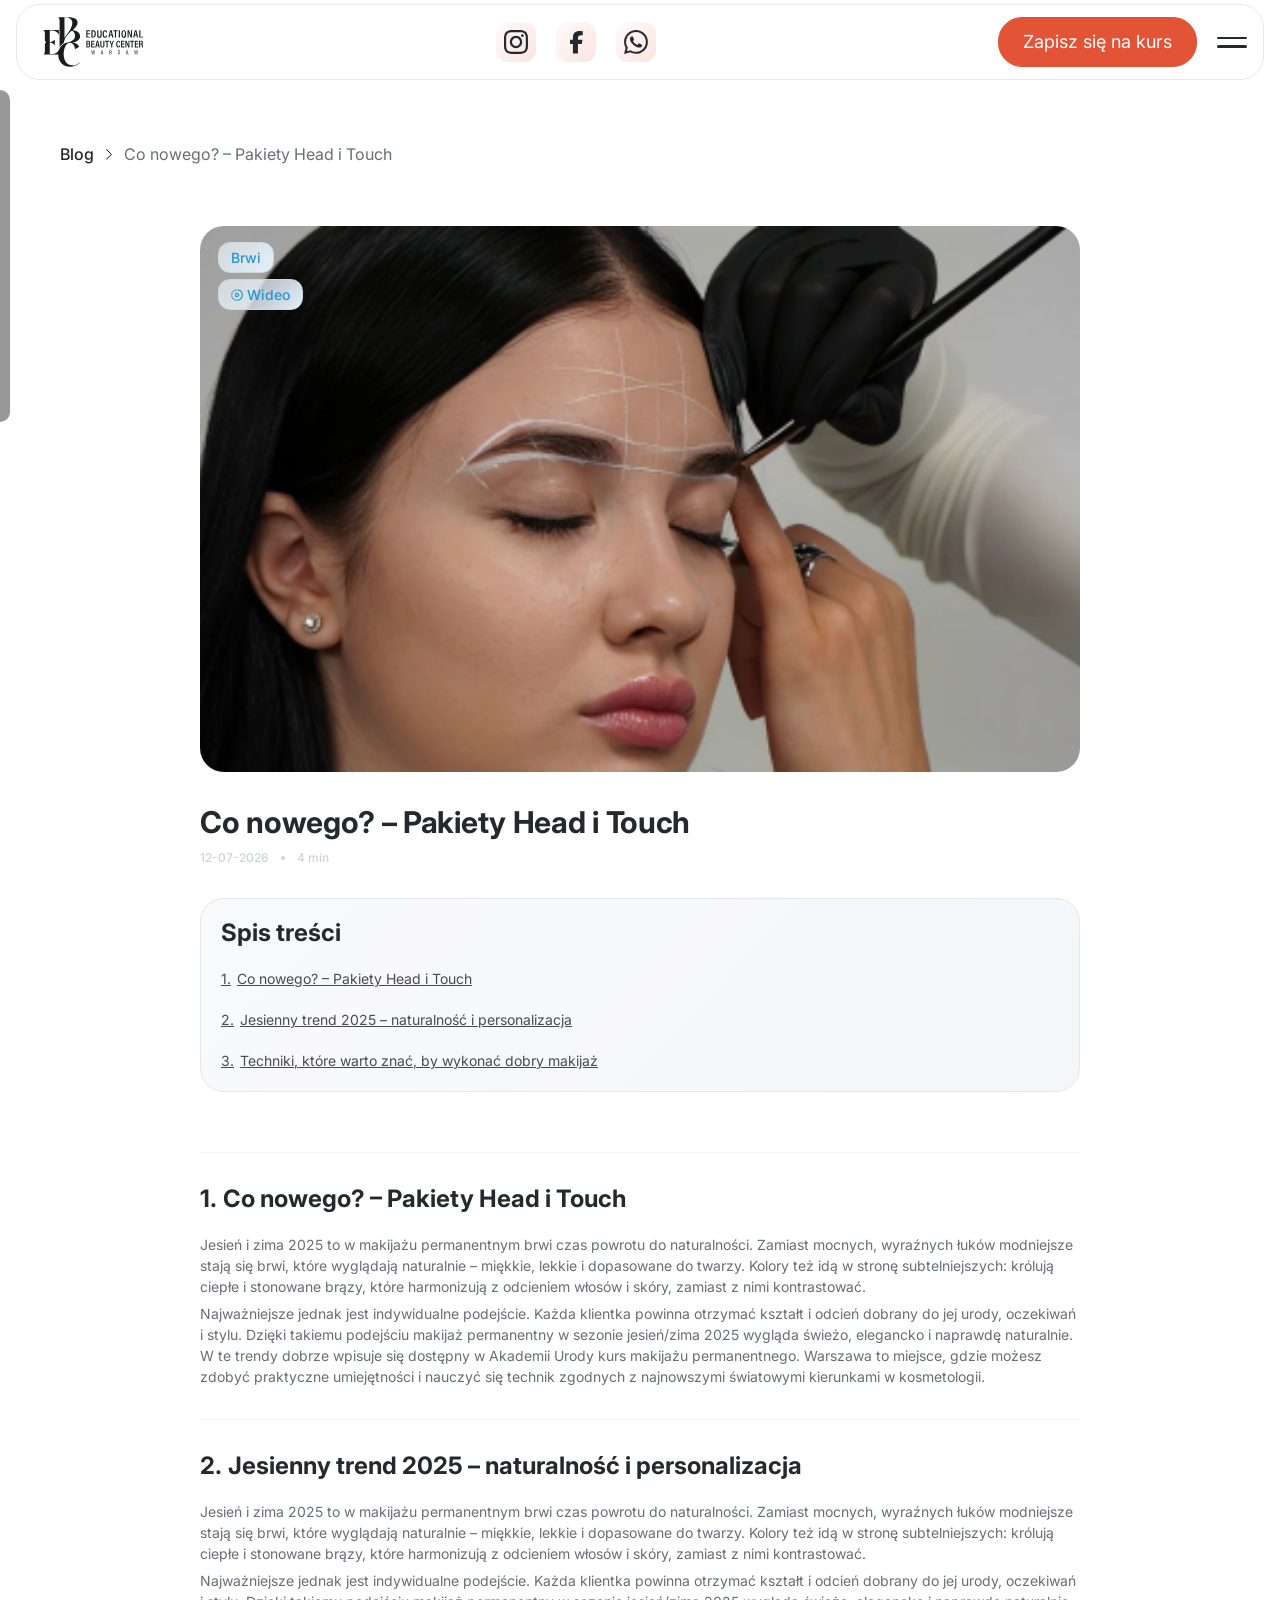
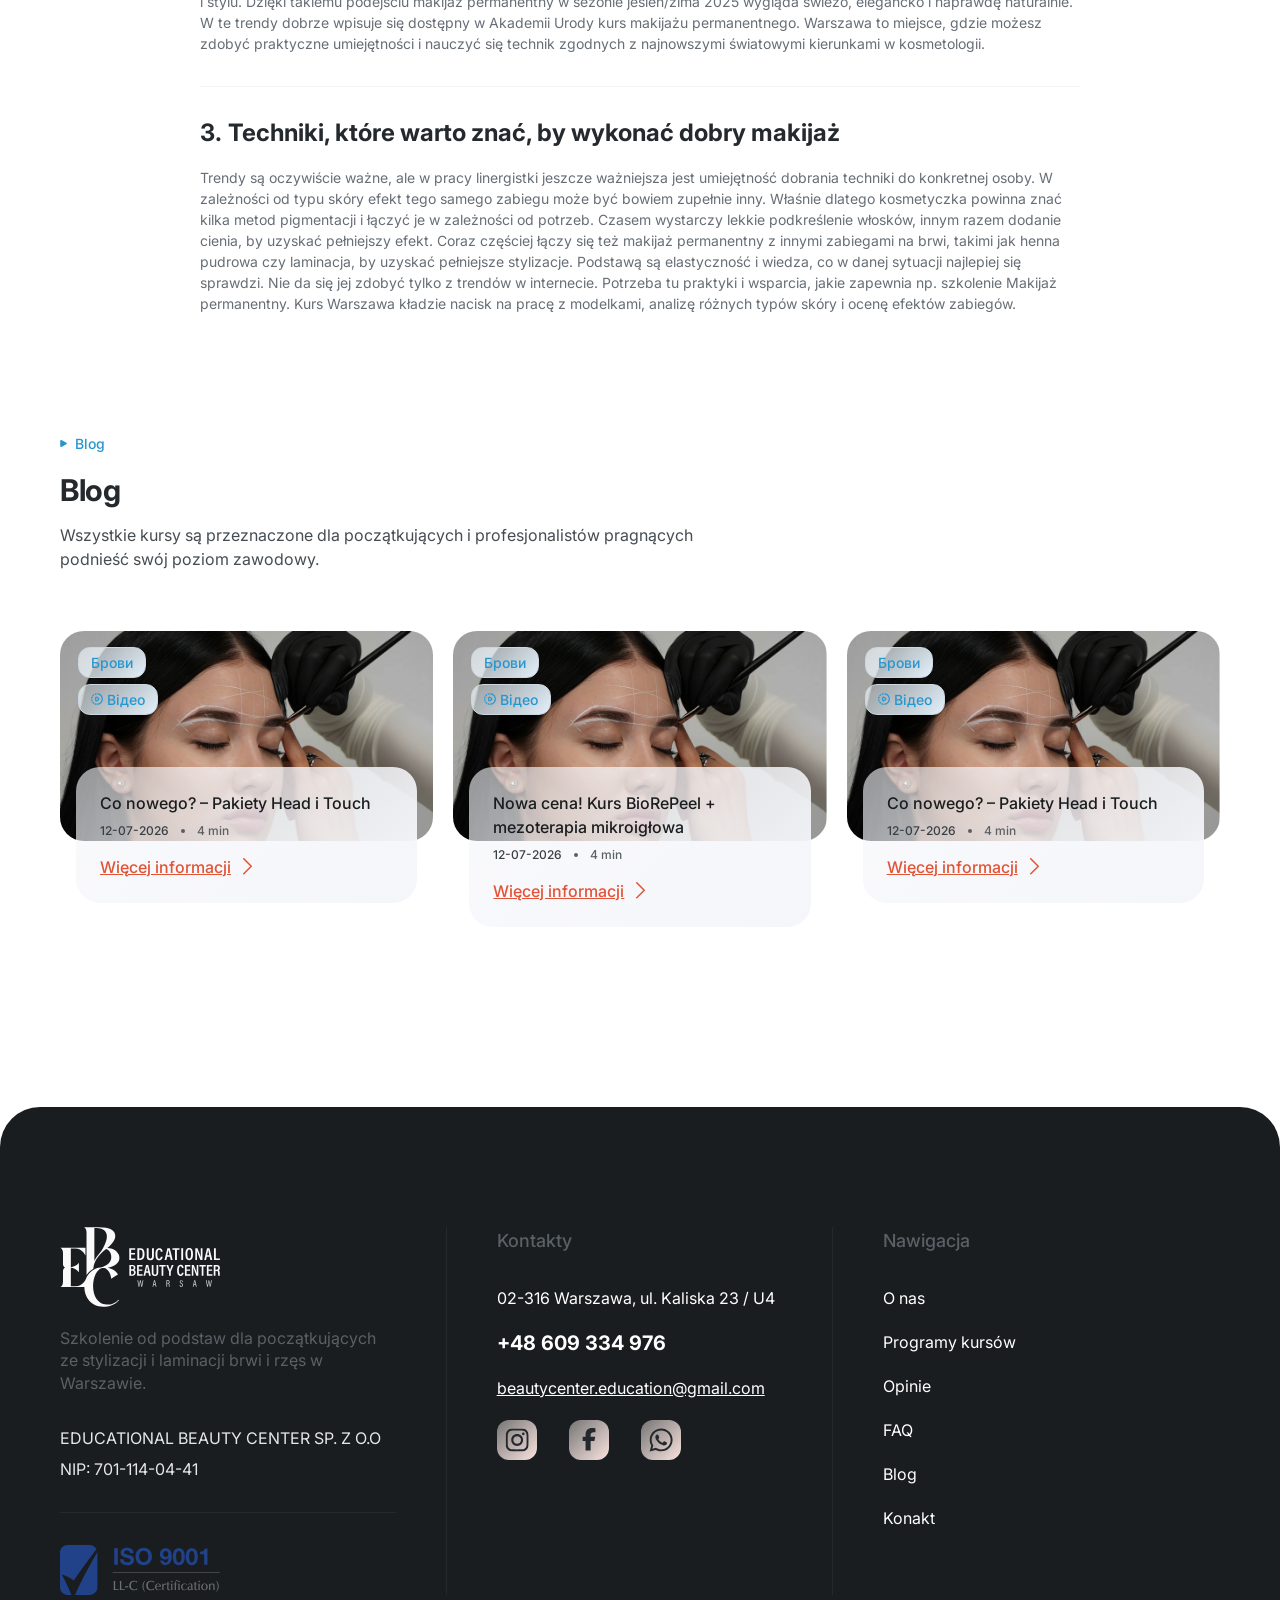
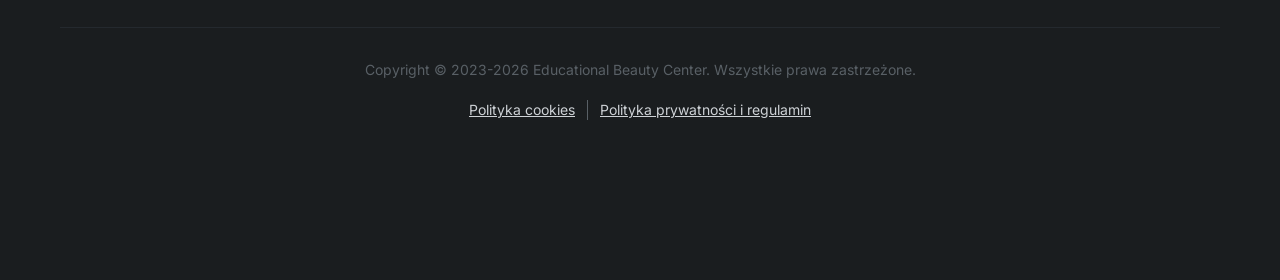
<file: article-blog.html>
<!doctype html>
<html lang="pl">
	<head>
		<style data-fls-preloader="true" rel="preload">
			body>*:not(.fls-preloader) {
		opacity: 0;
		visibility: hidden;
	}

	[data-fls-preloader-loaded] body>*:not(.fls-preloader) {
		transition: opacity 0.5s ease 0s;
		opacity: 1;
		visibility: visible;
	}
		</style>
		<meta charset="UTF-8">
		<meta name="viewport" content="width=device-width, initial-scale=1.0">
		<link rel="shortcut icon" href="./assets/img/favicon.ico">
		<script src="https://static.elfsight.com/platform/platform.js?v=1774533053072" async></script>
		<title>Article Blog</title>
		<script type="module" crossorigin="" src="./js/article-blog.min.js?v=1774533053072"></script>
		<link rel="modulepreload" crossorigin="" href="./js/common.min.js?v=1774533053072">
		<link rel="modulepreload" crossorigin="" href="./js/common.min2.js?v=1774533053072">
		<link rel="modulepreload" crossorigin="" href="./js/slider.min.js?v=1774533053072">
		<link rel="modulepreload" crossorigin="" href="./js/watcher.min.js?v=1774533053072">
		<link rel="modulepreload" crossorigin="" href="./js/index.min2.js?v=1774533053072">
		<link rel="stylesheet" crossorigin="" href="./css/common.min.css?v=1774533053072">
		<link rel="stylesheet" crossorigin="" href="./css/slider.min.css?v=1774533053072">
		<link rel="stylesheet" crossorigin="" href="./css/index.min2.css?v=1774533053072">
		<link rel="stylesheet" crossorigin="" href="./css/article-blog.min.css?v=1774533053072">
	</head>
	<body>
		<div class="wrapper">
			<header data-fls-header="" class="header">
				<div class="header__container">
					<a href="index.html" class="header__logo">
						<img src="./assets/img/logo.svg" alt="Logo">
					</a>
					<div class="header__menu menu">
						<nav class="menu__body">
							<ul class="menu__list">
								<li class="menu__item">
									<a href="#" class="menu__link">O nas</a>
								</li>
								<li class="menu__item">
									<div class="menu__item-row">
										<a href="#" class="menu__link menu__link--parent">Programy kursów</a>
										<button type="button" class="menu__toggle">
											<!-- <img src="@img/icons/arrow-breadcrumbs.svg" alt="arrow"> -->
											<svg width="9" height="17" viewbox="0 0 9 17" fill="none" xmlns="http://www.w3.org/2000/svg">
												<path d="M0.75 0.75L8.25 8.25L0.749999 15.75" stroke="#596066" stroke-width="1.5" stroke-linecap="round" stroke-linejoin="round"></path>
											</svg>
										</button>
									</div>
									<div class="menu__external">
										<div class="menu__box sub-menu">
											<div class="sub-menu__wrapper">
												<ul class="sub-menu__list">
													<li class="sub-menu__item">
														<a href="#" class="sub-menu__link">
															Stylizacja brwi
															<svg width="8" height="14" viewbox="0 0 8 14" fill="none" xmlns="http://www.w3.org/2000/svg">
																<path d="M0.75 0.75L7 7L0.749999 13.25" stroke="black" stroke-width="1.5" stroke-linecap="round" stroke-linejoin="round"></path>
															</svg>
														</a>
														<div class="sub-menu__content">
															<ul>
																<li>
																	<a href="#">Stylizacja i laminacja brwi oraz rzęs 2w1</a>
																</li>
																<li>
																	<a href="#">Stylizacja i laminacja brwi</a>
																</li>
																<li>
																	<a href="#">Laminacja brwi i rzęs + pielęgnacja</a>
																</li>
															</ul>
														</div>
													</li>
													<li class="sub-menu__item">
														<a href="#" class="sub-menu__link">
															Stylizacja rzęs
															<svg width="8" height="14" viewbox="0 0 8 14" fill="none" xmlns="http://www.w3.org/2000/svg">
																<path d="M0.75 0.75L7 7L0.749999 13.25" stroke="black" stroke-width="1.5" stroke-linecap="round" stroke-linejoin="round"></path>
															</svg>
														</a>
														<div class="sub-menu__content">
															<ul>
																<li>
																	<a href="#">Kurs rzęs 1</a>
																</li>
																<li>
																	<a href="#">Kurs rzęs 2</a>
																</li>
															</ul>
														</div>
													</li>
													<li class="sub-menu__item">
														<a href="#" class="sub-menu__link">
															Depilacja
															<svg width="8" height="14" viewbox="0 0 8 14" fill="none" xmlns="http://www.w3.org/2000/svg">
																<path d="M0.75 0.75L7 7L0.749999 13.25" stroke="black" stroke-width="1.5" stroke-linecap="round" stroke-linejoin="round"></path>
															</svg>
														</a>
														<div class="sub-menu__content">
															<ul>
																<li>
																	<a href="#">Depilacja kurs</a>
																</li>
															</ul>
														</div>
													</li>
													<li class="sub-menu__item">
														<a href="#" class="sub-menu__link">
															Masaż
															<svg width="8" height="14" viewbox="0 0 8 14" fill="none" xmlns="http://www.w3.org/2000/svg">
																<path d="M0.75 0.75L7 7L0.749999 13.25" stroke="black" stroke-width="1.5" stroke-linecap="round" stroke-linejoin="round"></path>
															</svg>
														</a>
														<div class="sub-menu__content">
															<ul>
																<li>
																	<a href="#">Masaż kurs</a>
																</li>
															</ul>
														</div>
													</li>
													<li class="sub-menu__item sub-menu__item--bt">
														<a href="#" class="sub-menu__link">
															<span>Szkolenia online</span>
															<svg width="8" height="14" viewbox="0 0 8 14" fill="none" xmlns="http://www.w3.org/2000/svg">
																<path d="M0.75 0.75L7 7L0.749999 13.25" stroke="black" stroke-width="1.5" stroke-linecap="round" stroke-linejoin="round"></path>
															</svg>
														</a>
														<div class="sub-menu__content sub-menu__content--pos">
															<ul>
																<li>
																	<a href="#">Masaż kurs</a>
																</li>
															</ul>
														</div>
													</li>
												</ul>
											</div>
										</div>
									</div>
								</li>
								<li class="menu__item">
									<a href="#" class="menu__link">Opinie</a>
								</li>
								<li class="menu__item">
									<a href="#" class="menu__link">FAQ</a>
								</li>
								<li class="menu__item">
									<a href="#" class="menu__link">Blog</a>
								</li>
								<li class="menu__item">
									<a href="#footer" class="menu__link">Kontakt</a>
								</li>
							</ul>
							<div class="menu__contacts">
								<a href="tel:48609334976" class="menu__phone">
									<img src="./assets/img/icons/phone-mobile.svg" alt="icon">
									+48 609 334 976
								</a>
								<a href="mailto:beautycenter.education@gmail.com" class="menu__mail">
									<img src="./assets/img/icons/envelope.svg" alt="icon">
									beautycenter.education@gmail.com
								</a>
							</div>
						</nav>
					</div>
					<ul data-fls-dynamic=".menu__body, 767.98" class="header__social social-header">
						<li class="social-header__item">
							<a href="#" class="social-header__link">
								<svg viewbox="0 0 24 24" fill="none" xmlns="http://www.w3.org/2000/svg">
									<g clip-path="url(#clip0_9004_758)">
										<path d="M12 2.16094C15.2063 2.16094 15.5859 2.175 16.8469 2.23125C18.0187 2.28281 18.6516 2.47969 19.0734 2.64375C19.6313 2.85938 20.0344 3.12188 20.4516 3.53906C20.8734 3.96094 21.1313 4.35938 21.3469 4.91719C21.5109 5.33906 21.7078 5.97656 21.7594 7.14375C21.8156 8.40937 21.8297 8.78906 21.8297 11.9906C21.8297 15.1969 21.8156 15.5766 21.7594 16.8375C21.7078 18.0094 21.5109 18.6422 21.3469 19.0641C21.1313 19.6219 20.8687 20.025 20.4516 20.4422C20.0297 20.8641 19.6313 21.1219 19.0734 21.3375C18.6516 21.5016 18.0141 21.6984 16.8469 21.75C15.5813 21.8062 15.2016 21.8203 12 21.8203C8.79375 21.8203 8.41406 21.8062 7.15313 21.75C5.98125 21.6984 5.34844 21.5016 4.92656 21.3375C4.36875 21.1219 3.96562 20.8594 3.54844 20.4422C3.12656 20.0203 2.86875 19.6219 2.65312 19.0641C2.48906 18.6422 2.29219 18.0047 2.24062 16.8375C2.18438 15.5719 2.17031 15.1922 2.17031 11.9906C2.17031 8.78438 2.18438 8.40469 2.24062 7.14375C2.29219 5.97187 2.48906 5.33906 2.65312 4.91719C2.86875 4.35938 3.13125 3.95625 3.54844 3.53906C3.97031 3.11719 4.36875 2.85938 4.92656 2.64375C5.34844 2.47969 5.98594 2.28281 7.15313 2.23125C8.41406 2.175 8.79375 2.16094 12 2.16094ZM12 0C8.74219 0 8.33438 0.0140625 7.05469 0.0703125C5.77969 0.126563 4.90312 0.332812 4.14375 0.628125C3.35156 0.9375 2.68125 1.34531 2.01562 2.01562C1.34531 2.68125 0.9375 3.35156 0.628125 4.13906C0.332812 4.90313 0.126563 5.775 0.0703125 7.05C0.0140625 8.33437 0 8.74219 0 12C0 15.2578 0.0140625 15.6656 0.0703125 16.9453C0.126563 18.2203 0.332812 19.0969 0.628125 19.8563C0.9375 20.6484 1.34531 21.3188 2.01562 21.9844C2.68125 22.65 3.35156 23.0625 4.13906 23.3672C4.90313 23.6625 5.775 23.8687 7.05 23.925C8.32969 23.9812 8.7375 23.9953 11.9953 23.9953C15.2531 23.9953 15.6609 23.9812 16.9406 23.925C18.2156 23.8687 19.0922 23.6625 19.8516 23.3672C20.6391 23.0625 21.3094 22.65 21.975 21.9844C22.6406 21.3188 23.0531 20.6484 23.3578 19.8609C23.6531 19.0969 23.8594 18.225 23.9156 16.95C23.9719 15.6703 23.9859 15.2625 23.9859 12.0047C23.9859 8.74688 23.9719 8.33906 23.9156 7.05938C23.8594 5.78438 23.6531 4.90781 23.3578 4.14844C23.0625 3.35156 22.6547 2.68125 21.9844 2.01562C21.3188 1.35 20.6484 0.9375 19.8609 0.632812C19.0969 0.3375 18.225 0.13125 16.95 0.075C15.6656 0.0140625 15.2578 0 12 0Z"></path>
										<path d="M12 5.83594C8.59688 5.83594 5.83594 8.59688 5.83594 12C5.83594 15.4031 8.59688 18.1641 12 18.1641C15.4031 18.1641 18.1641 15.4031 18.1641 12C18.1641 8.59688 15.4031 5.83594 12 5.83594ZM12 15.9984C9.79219 15.9984 8.00156 14.2078 8.00156 12C8.00156 9.79219 9.79219 8.00156 12 8.00156C14.2078 8.00156 15.9984 9.79219 15.9984 12C15.9984 14.2078 14.2078 15.9984 12 15.9984Z"></path>
										<path d="M19.8469 5.59214C19.8469 6.38902 19.2 7.0312 18.4078 7.0312C17.6109 7.0312 16.9688 6.38433 16.9688 5.59214C16.9688 4.79526 17.6156 4.15308 18.4078 4.15308C19.2 4.15308 19.8469 4.79995 19.8469 5.59214Z"></path>
									</g>
									<defs>
										<clipPath id="clip0_9004_758">
											<rect width="24" height="24" fill="white"></rect>
										</clipPath>
									</defs>
								</svg>
							</a>
						</li>
						<li class="social-header__item">
							<a href="#" class="social-header__link">
								<svg viewbox="0 0 24 24" fill="none" xmlns="http://www.w3.org/2000/svg">
									<path d="M8.88629 14.0889V23.3906H13.9592V14.0889H17.7419L18.5291 9.81193H13.9592V8.29881C13.9592 6.03788 14.8469 5.172 17.1384 5.172C17.8513 5.172 18.4242 5.18949 18.7565 5.22448V1.34548C18.1312 1.17493 16.6005 1 15.7172 1C11.0423 1 8.88629 3.20845 8.88629 7.97082V9.81193H6V14.0889H8.88629Z" fill="#24292E"></path>
								</svg>
							</a>
						</li>
						<li class="social-header__item">
							<a href="#" class="social-header__link">
								<svg viewbox="0 0 24 24" fill="none" xmlns="http://www.w3.org/2000/svg">
									<path d="M0 23.9999L1.687 17.837C0.645998 16.033 0.0989998 13.988 0.0999998 11.891C0.103 5.33499 5.43799 0 11.993 0C15.174 0.000999998 18.16 1.24 20.406 3.48799C22.6509 5.73599 23.8869 8.72398 23.8859 11.902C23.8829 18.459 18.548 23.7939 11.993 23.7939C10.003 23.7929 8.04198 23.2939 6.30499 22.346L0 23.9999ZM6.59698 20.193C8.27298 21.188 9.87298 21.784 11.989 21.785C17.437 21.785 21.875 17.351 21.878 11.9C21.88 6.43798 17.463 2.01 11.997 2.008C6.54499 2.008 2.11 6.44199 2.108 11.892C2.107 14.117 2.75899 15.783 3.85399 17.526L2.85499 21.174L6.59698 20.193ZM17.984 14.729C17.91 14.605 17.712 14.531 17.414 14.382C17.117 14.233 15.656 13.514 15.383 13.415C15.111 13.316 14.913 13.266 14.714 13.564C14.516 13.861 13.946 14.531 13.773 14.729C13.6 14.927 13.426 14.952 13.129 14.803C12.832 14.654 11.874 14.341 10.739 13.328C9.85598 12.54 9.25898 11.567 9.08598 11.269C8.91298 10.972 9.06798 10.811 9.21598 10.663C9.34998 10.53 9.51298 10.316 9.66198 10.142C9.81298 9.96998 9.86198 9.84598 9.96198 9.64698C10.061 9.44898 10.012 9.27498 9.93698 9.12598C9.86198 8.97798 9.26798 7.51498 9.02098 6.91998C8.77898 6.34099 8.53398 6.41899 8.35198 6.40999L7.78198 6.39999C7.58398 6.39999 7.26198 6.47399 6.98998 6.77199C6.71798 7.06998 5.94999 7.78798 5.94999 9.25098C5.94999 10.714 7.01498 12.127 7.16298 12.325C7.31198 12.523 9.25798 15.525 12.239 16.812C12.948 17.118 13.502 17.301 13.933 17.438C14.645 17.664 15.293 17.632 15.805 17.556C16.376 17.471 17.563 16.837 17.811 16.143C18.059 15.448 18.059 14.853 17.984 14.729Z" fill="#24292E"></path>
								</svg>
							</a>
						</li>
					</ul>
					<div class="header__actions">
						<!-- <a href="#contacts" data-fls-button class="header__button button">Kupuję kurs</a> -->
						<div data-fls-dynamic=".menu__list, 1300" class="header__line">
							<select name="lang" class="header__lang" data-fls-select="">
								<!--
<option value="1" selected>PL polski</option>
<option value="2">UA українська</option>
<option value="3">RU русский</option>
-->
								<option value="1" selected>PL</option>
								<option value="2">UA</option>
								<option value="3">RU</option>
							</select>
						</div>
						<a href="#" data-fls-button="" class="header__button button">Zapisz się na kurs</a>
						<button type="button" data-fls-menu="" class="icon-menu">
							<span></span>
						</button>
					</div>
				</div>
			</header>
			<div class="btn-up">
				<img src="./assets/img/icons/arrow.svg" alt="Image">
			</div>
			<main class="page">
				<div class="page__article-blog">
					<section class="article-blog">
						<div class="article-blog__container">
							<nav data-fls-watcher="" data-fls-watcher-once="" data-fls-watcher-threshold="0.3" class="article-blog__breadcrumbs" aria-label="Breadcrumb">
								<ul class="bradcrumbs__list">
									<li class="bradcrumbs__item">
										<a href="blog.html">Blog</a>
									</li>
									<li class="bradcrumbs__item bradcrumbs__item--color">Co nowego? – Pakiety Head i Touch</li>
								</ul>
							</nav>
							<div class="article-blog__box">
								<div data-fls-watcher="" data-fls-watcher-once="" data-fls-watcher-threshold="0.1" class="article-blog__image">
									<img src="./assets/img/publications01.jpg" alt="Image">
									<div class="article-blog__labels">
										<span class="article-blog__label">Brwi</span>
										<span class="article-blog__label">
											<img src="./assets/img/icons/video.svg" alt="icon">
											Wideo
										</span>
									</div>
								</div>
								<h1 data-fls-watcher="" data-fls-watcher-once="" data-fls-watcher-threshold="0.3" class="article-blog__title">Co nowego? – Pakiety Head i Touch</h1>
								<div data-fls-watcher="" data-fls-watcher-once="" data-fls-watcher-threshold="0.3" class="article-blog__date">
									12-07-2026
									<span>4 min</span>
								</div>
								<article class="article-blog__body">
									<div data-fls-watcher="" data-fls-watcher-once="" data-fls-watcher-threshold="0.1" class="article-blog__nav nav-article-blog">
										<h3 class="nav-article-blog__title">Spis treści</h3>
										<ul class="nav-article-blog__list">
											<li class="nav-article-blog__item">Co nowego? – Pakiety Head i Touch</li>
											<li class="nav-article-blog__item">Jesienny trend 2025 – naturalność i personalizacja</li>
											<li class="nav-article-blog__item">Techniki, które warto znać, by wykonać dobry makijaż</li>
										</ul>
									</div>
									<div class="article-blog__content">
										<div data-fls-watcher="" data-fls-watcher-once="" data-fls-watcher-threshold="0.1" class="article-blog__item item-article-blog">
											<h2 class="item-article-blog__title">Co nowego? – Pakiety Head i Touch</h2>
											<div class="item-article-blog__text">
												<p>
													Jesień i zima 2025 to w makijażu permanentnym brwi czas powrotu do naturalności. Zamiast mocnych, wyraźnych łuków
									modniejsze stają się brwi, które wyglądają naturalnie – miękkie, lekkie i dopasowane do twarzy. Kolory też idą w stronę
									subtelniejszych: królują ciepłe i stonowane brązy, które harmonizują z odcieniem włosów i skóry, zamiast z nimi
									kontrastować.
												</p>
												<p>
													Najważniejsze jednak jest indywidualne podejście. Każda klientka powinna otrzymać kształt i odcień dobrany do jej urody,
									oczekiwań i stylu. Dzięki takiemu podejściu makijaż permanentny w sezonie jesień/zima 2025 wygląda świeżo, elegancko i
									naprawdę naturalnie. W te trendy dobrze wpisuje się dostępny w Akademii Urody kurs makijażu permanentnego. Warszawa to
									miejsce, gdzie możesz zdobyć praktyczne umiejętności i nauczyć się technik zgodnych z najnowszymi światowymi kierunkami
									w kosmetologii.
												</p>
											</div>
										</div>
										<div data-fls-watcher="" data-fls-watcher-once="" data-fls-watcher-threshold="0.1" class="article-blog__item item-article-blog">
											<h2 class="item-article-blog__title">Jesienny trend 2025 – naturalność i personalizacja</h2>
											<div class="item-article-blog__text">
												<p>
													Jesień i zima 2025 to w makijażu permanentnym brwi czas powrotu do naturalności. Zamiast mocnych, wyraźnych łuków
									modniejsze stają się brwi, które wyglądają naturalnie – miękkie, lekkie i dopasowane do twarzy. Kolory też idą w stronę
									subtelniejszych: królują ciepłe i stonowane brązy, które harmonizują z odcieniem włosów i skóry, zamiast z nimi
									kontrastować.
												</p>
												<p>
													Najważniejsze jednak jest indywidualne podejście. Każda klientka powinna otrzymać kształt i odcień dobrany do jej urody,
									oczekiwań i stylu. Dzięki takiemu podejściu makijaż permanentny w sezonie jesień/zima 2025 wygląda świeżo, elegancko i
									naprawdę naturalnie. W te trendy dobrze wpisuje się dostępny w Akademii Urody kurs makijażu permanentnego. Warszawa to
									miejsce, gdzie możesz zdobyć praktyczne umiejętności i nauczyć się technik zgodnych z najnowszymi światowymi kierunkami
									w kosmetologii.
												</p>
											</div>
										</div>
										<div data-fls-watcher="" data-fls-watcher-once="" data-fls-watcher-threshold="0.1" class="article-blog__item item-article-blog">
											<h2 class="item-article-blog__title">Techniki, które warto znać, by wykonać dobry makijaż</h2>
											<div class="item-article-blog__text">
												<p>
													Trendy są oczywiście ważne, ale w pracy linergistki jeszcze ważniejsza jest umiejętność dobrania techniki do konkretnej
								osoby. W zależności od typu skóry efekt tego samego zabiegu może być bowiem zupełnie inny. Właśnie dlatego kosmetyczka
								powinna znać kilka metod pigmentacji i łączyć je w zależności od potrzeb. Czasem wystarczy lekkie podkreślenie włosków,
								innym razem dodanie cienia, by uzyskać pełniejszy efekt. Coraz częściej łączy się też makijaż permanentny z innymi
								zabiegami na brwi, takimi jak henna pudrowa czy laminacja, by uzyskać pełniejsze stylizacje. Podstawą są elastyczność i
								wiedza, co w danej sytuacji najlepiej się sprawdzi. Nie da się jej zdobyć tylko z trendów w internecie. Potrzeba tu
								praktyki i wsparcia, jakie zapewnia np. szkolenie Makijaż permanentny. Kurs Warszawa kładzie nacisk na pracę z
								modelkami, analizę różnych typów skóry i ocenę efektów zabiegów.
												</p>
											</div>
										</div>
									</div>
								</article>
							</div>
						</div>
					</section>
					<section class="publications">
						<div class="publications__container">
							<div data-fls-watcher="" data-fls-watcher-once="" data-fls-watcher-threshold="0.3" class="publications__header-block header-block">
								<div class="header-block__subtitle">
									<!-- <img src="@img/icons/rectangle-blue.svg" alt="icon"> -->
									Blog
								</div>
								<h2 class="header-block__title">Blog</h2>
								<div class="header-block__text">
									Wszystkie kursy są przeznaczone dla początkujących i profesjonalistów
					pragnących podnieść swój poziom zawodowy.
								</div>
							</div>
							<div data-fls-watcher="" data-fls-watcher-once="" data-fls-watcher-threshold="0.2" class="publications__body">
								<div data-fls-slider="" class="publications__slider swiper">
									<div class="publications__wrapper swiper-wrapper">
										<div class="publications__slide swiper-slide slide-publications">
											<div class="slide-publications__item item-publications">
												<div class="item-publications__image">
													<img src="./assets/img/publications01.jpg" alt="Image">
													<div class="item-publications__labels">
														<span class="item-publications__label">Брови</span>
														<span class="item-publications__label">
															<img src="./assets/img/icons/video.svg" alt="icon">
															Відео
														</span>
													</div>
												</div>
												<div class="item-publications__box-info">
													<div class="item-publications__info">
														<h4 class="item-publications__title">Co nowego? – Pakiety Head i Touch</h4>
														<div class="item-publications__date">
															12-07-2026
															<span>4 min</span>
														</div>
														<div class="item-publications__more">
															<a href="#" class="item-publications__link">
																Więcej informacji
																<img src="./assets/img/icons/arrow-primary.svg" alt="arrow">
															</a>
														</div>
													</div>
												</div>
											</div>
										</div>
										<div class="publications__slide swiper-slide slide-publications">
											<div class="slide-publications__item item-publications">
												<div class="item-publications__image">
													<img src="./assets/img/publications01.jpg" alt="Image">
													<div class="item-publications__labels">
														<span class="item-publications__label">Брови</span>
														<span class="item-publications__label">
															<img src="./assets/img/icons/video.svg" alt="icon">
															Відео
														</span>
													</div>
												</div>
												<div class="item-publications__box-info">
													<div class="item-publications__info">
														<h4 class="item-publications__title">Nowa cena! Kurs BioRePeel + mezoterapia mikroigłowa</h4>
														<div class="item-publications__date">
															12-07-2026
															<span>4 min</span>
														</div>
														<div class="item-publications__more">
															<a href="#" class="item-publications__link">
																Więcej informacji
																<img src="./assets/img/icons/arrow-primary.svg" alt="arrow">
															</a>
														</div>
													</div>
												</div>
											</div>
										</div>
										<div class="publications__slide swiper-slide slide-publications">
											<div class="slide-publications__item item-publications">
												<div class="item-publications__image">
													<img src="./assets/img/publications01.jpg" alt="Image">
													<div class="item-publications__labels">
														<span class="item-publications__label">Брови</span>
														<span class="item-publications__label">
															<img src="./assets/img/icons/video.svg" alt="icon">
															Відео
														</span>
													</div>
												</div>
												<div class="item-publications__box-info">
													<div class="item-publications__info">
														<h4 class="item-publications__title">Co nowego? – Pakiety Head i Touch</h4>
														<div class="item-publications__date">
															12-07-2026
															<span>4 min</span>
														</div>
														<div class="item-publications__more">
															<a href="#" class="item-publications__link">
																Więcej informacji
																<img src="./assets/img/icons/arrow-primary.svg" alt="arrow">
															</a>
														</div>
													</div>
												</div>
											</div>
										</div>
									</div>
									<div class="publications__nav">
										<button type="button" class="swiper-button-prev publications__btn publications-prev">
											<img src="./assets/img/icons/arrow-slider.svg" alt="arrow">
										</button>
										<div class="swiper-pagination publications-pagination"></div>
										<button type="button" class="swiper-button-next publications__btn publications-next">
											<img src="./assets/img/icons/arrow-slider.svg" alt="arrow">
										</button>
									</div>
								</div>
								<!--
<div class="publications__btn-box">
<a href="#" data-fls-button class="publications__button button">Więcej aktualności <img src="@img/icons/arrow.svg" alt="arrow"></a>
</div>
-->
							</div>
						</div>
					</section>
				</div>
			</main>
			<footer id="footer" data-fls-footer="" class="footer">
				<div class="footer__container">
					<div class="footer__top">
						<div class="footer__column">
							<div class="footer__box-column">
								<div class="footer__logo">
									<img src="./assets/img/logo-dark.svg" alt="Logo">
								</div>
								<div class="footer__text">
									<p>
										Szkolenie od podstaw dla początkujących ze stylizacji i laminacji brwi i rzęs w Warszawie.
									</p>
								</div>
								<ul class="footer__info info-footer">
									<li class="info-footer__item">
										<span>EDUCATIONAL BEAUTY CENTER SP. Z O.O</span>
										<span>NIP: 701-114-04-41</span>
									</li>
									<li class="info-footer__item info-footer__item--logo">
										<img src="./assets/img/client_logo_iso.svg" alt="Logo">
									</li>
								</ul>
							</div>
						</div>
						<div class="footer__column">
							<div class="footer__box-column">
								<div class="footer__subtitle">Kontakty</div>
								<div class="footer__contacts contacts-footer">
									<div class="contacts-footer__adress">02-316 Warszawa, ul. Kaliska 23 / U4</div>
									<div class="contacts-footer__tel">
										<a href="tel:48609334976">+48 609 334 976</a>
									</div>
									<div class="contacts-footer__mail">
										<a href="mailto:beautycenter.education@gmail.com">beautycenter.education@gmail.com</a>
									</div>
									<ul class="contacts-footer__social social-footer">
										<li class="social-footer__item">
											<a href="https://www.instagram.com/ebc.warszawa" target="_blank" class="social-footer__link">
												<svg width="25" height="24" viewbox="0 0 25 24" fill="none" xmlns="http://www.w3.org/2000/svg">
													<g clip-path="url(#clip0_6001_3079)">
														<path d="M12.6666 2.16094C15.8729 2.16094 16.2526 2.175 17.5135 2.23125C18.6854 2.28281 19.3182 2.47969 19.7401 2.64375C20.2979 2.85938 20.701 3.12188 21.1182 3.53906C21.5401 3.96094 21.7979 4.35938 22.0135 4.91719C22.1776 5.33906 22.3744 5.97656 22.426 7.14375C22.4823 8.40937 22.4963 8.78906 22.4963 11.9906C22.4963 15.1969 22.4823 15.5766 22.426 16.8375C22.3744 18.0094 22.1776 18.6422 22.0135 19.0641C21.7979 19.6219 21.5354 20.025 21.1182 20.4422C20.6963 20.8641 20.2979 21.1219 19.7401 21.3375C19.3182 21.5016 18.6807 21.6984 17.5135 21.75C16.2479 21.8062 15.8682 21.8203 12.6666 21.8203C9.46038 21.8203 9.08069 21.8062 7.81975 21.75C6.64788 21.6984 6.01506 21.5016 5.59319 21.3375C5.03538 21.1219 4.63225 20.8594 4.21506 20.4422C3.79319 20.0203 3.53538 19.6219 3.31975 19.0641C3.15569 18.6422 2.95881 18.0047 2.90725 16.8375C2.851 15.5719 2.83694 15.1922 2.83694 11.9906C2.83694 8.78438 2.851 8.40469 2.90725 7.14375C2.95881 5.97187 3.15569 5.33906 3.31975 4.91719C3.53538 4.35938 3.79788 3.95625 4.21506 3.53906C4.63694 3.11719 5.03538 2.85938 5.59319 2.64375C6.01506 2.47969 6.65256 2.28281 7.81975 2.23125C9.08069 2.175 9.46038 2.16094 12.6666 2.16094ZM12.6666 0C9.40881 0 9.001 0.0140625 7.72131 0.0703125C6.44631 0.126563 5.56975 0.332812 4.81038 0.628125C4.01819 0.9375 3.34788 1.34531 2.68225 2.01562C2.01194 2.68125 1.60413 3.35156 1.29475 4.13906C0.999438 4.90313 0.793188 5.775 0.736938 7.05C0.680688 8.33437 0.666626 8.74219 0.666626 12C0.666626 15.2578 0.680688 15.6656 0.736938 16.9453C0.793188 18.2203 0.999438 19.0969 1.29475 19.8563C1.60413 20.6484 2.01194 21.3188 2.68225 21.9844C3.34788 22.65 4.01819 23.0625 4.80569 23.3672C5.56975 23.6625 6.44163 23.8687 7.71663 23.925C8.99631 23.9812 9.40413 23.9953 12.6619 23.9953C15.9198 23.9953 16.3276 23.9812 17.6073 23.925C18.8823 23.8687 19.7588 23.6625 20.5182 23.3672C21.3057 23.0625 21.976 22.65 22.6416 21.9844C23.3073 21.3188 23.7197 20.6484 24.0244 19.8609C24.3197 19.0969 24.526 18.225 24.5823 16.95C24.6385 15.6703 24.6526 15.2625 24.6526 12.0047C24.6526 8.74688 24.6385 8.33906 24.5823 7.05938C24.526 5.78438 24.3197 4.90781 24.0244 4.14844C23.7291 3.35156 23.3213 2.68125 22.651 2.01562C21.9854 1.35 21.3151 0.9375 20.5276 0.632812C19.7635 0.3375 18.8916 0.13125 17.6166 0.075C16.3323 0.0140625 15.9244 0 12.6666 0Z" fill="#24292E"></path>
														<path d="M12.6666 5.83594C9.2635 5.83594 6.50256 8.59688 6.50256 12C6.50256 15.4031 9.2635 18.1641 12.6666 18.1641C16.0698 18.1641 18.8307 15.4031 18.8307 12C18.8307 8.59688 16.0698 5.83594 12.6666 5.83594ZM12.6666 15.9984C10.4588 15.9984 8.66819 14.2078 8.66819 12C8.66819 9.79219 10.4588 8.00156 12.6666 8.00156C14.8744 8.00156 16.6651 9.79219 16.6651 12C16.6651 14.2078 14.8744 15.9984 12.6666 15.9984Z" fill="#24292E"></path>
														<path d="M20.5135 5.59238C20.5135 6.38926 19.8666 7.03145 19.0744 7.03145C18.2776 7.03145 17.6354 6.38457 17.6354 5.59238C17.6354 4.79551 18.2823 4.15332 19.0744 4.15332C19.8666 4.15332 20.5135 4.8002 20.5135 5.59238Z" fill="#24292E"></path>
													</g>
													<defs>
														<clipPath id="clip0_6001_3079">
															<rect width="24" height="24" fill="white" transform="translate(0.666626)"></rect>
														</clipPath>
													</defs>
												</svg>
											</a>
										</li>
										<li class="social-footer__item">
											<a href="https://www.facebook.com/ebc.warszawa" target="_blank" class="social-footer__link">
												<svg width="14" height="23" viewbox="0 0 14 23" fill="none" xmlns="http://www.w3.org/2000/svg">
													<path d="M3.55291 13.0889V22.3906H8.62578V13.0889H12.4086L13.1957 8.81193H8.62578V7.29881C8.62578 5.03788 9.51354 4.172 11.8051 4.172C12.5179 4.172 13.0908 4.18949 13.4231 4.22448V0.34548C12.7978 0.174927 11.2672 0 10.3838 0C5.70888 0 3.55291 2.20845 3.55291 6.97082V8.81193H0.666626V13.0889H3.55291Z" fill="#24292E"></path>
												</svg>
											</a>
										</li>
										<li class="social-footer__item">
											<a href="https://wa.me/48609334976" target="_blank" class="social-footer__link">
												<svg width="25" height="24" viewbox="0 0 25 24" fill="none" xmlns="http://www.w3.org/2000/svg">
													<path d="M0.666626 23.9999L2.35362 17.837C1.31262 16.033 0.765626 13.988 0.766626 11.891C0.769626 5.33499 6.10461 0 12.6596 0C15.8406 0.000999998 18.8266 1.24 21.0726 3.48799C23.3176 5.73599 24.5536 8.72398 24.5526 11.902C24.5496 18.459 19.2146 23.7939 12.6596 23.7939C10.6696 23.7929 8.70861 23.2939 6.97161 22.346L0.666626 23.9999ZM7.26361 20.193C8.93961 21.188 10.5396 21.784 12.6556 21.785C18.1036 21.785 22.5416 17.351 22.5446 11.9C22.5466 6.43798 18.1296 2.01 12.6636 2.008C7.21161 2.008 2.77662 6.44199 2.77462 11.892C2.77362 14.117 3.42562 15.783 4.52062 17.526L3.52162 21.174L7.26361 20.193ZM18.6506 14.729C18.5766 14.605 18.3786 14.531 18.0806 14.382C17.7836 14.233 16.3226 13.514 16.0496 13.415C15.7776 13.316 15.5796 13.266 15.3806 13.564C15.1826 13.861 14.6126 14.531 14.4396 14.729C14.2666 14.927 14.0926 14.952 13.7956 14.803C13.4986 14.654 12.5406 14.341 11.4056 13.328C10.5226 12.54 9.9256 11.567 9.7526 11.269C9.57961 10.972 9.7346 10.811 9.8826 10.663C10.0166 10.53 10.1796 10.316 10.3286 10.142C10.4796 9.96998 10.5286 9.84598 10.6286 9.64698C10.7276 9.44898 10.6786 9.27498 10.6036 9.12598C10.5286 8.97798 9.93461 7.51498 9.68761 6.91998C9.44561 6.34099 9.20061 6.41899 9.01861 6.40999L8.44861 6.39999C8.25061 6.39999 7.92861 6.47399 7.65661 6.77199C7.38461 7.06998 6.61661 7.78798 6.61661 9.25098C6.61661 10.714 7.68161 12.127 7.82961 12.325C7.97861 12.523 9.9246 15.525 12.9056 16.812C13.6146 17.118 14.1686 17.301 14.5996 17.438C15.3116 17.664 15.9596 17.632 16.4716 17.556C17.0426 17.471 18.2296 16.837 18.4776 16.143C18.7256 15.448 18.7256 14.853 18.6506 14.729Z" fill="#24292E"></path>
												</svg>
											</a>
										</li>
									</ul>
								</div>
							</div>
						</div>
						<div class="footer__column">
							<div class="footer__box-column">
								<div class="footer__subtitle">Nawigacja</div>
								<nav class="footer__nav menu-footer">
									<ul class="menu-footer__list">
										<li class="menu-footer__item">
											<a href="#" class="menu-footer__link">O nas</a>
										</li>
										<li class="menu-footer__item">
											<a href="#" class="menu-footer__link">Programy kursów</a>
										</li>
										<li class="menu-footer__item">
											<a href="#" class="menu-footer__link">Opinie</a>
										</li>
										<li class="menu-footer__item">
											<a href="#" class="menu-footer__link">FAQ</a>
										</li>
										<li class="menu-footer__item">
											<a href="#" class="menu-footer__link">Blog</a>
										</li>
										<li class="menu-footer__item">
											<a href="#" class="menu-footer__link">Konakt</a>
										</li>
									</ul>
								</nav>
							</div>
						</div>
					</div>
					<div class="footer__bottom">
						<div class="footer__copy">Copyright © 2023-2026 Educational Beauty Center. Wszystkie prawa zastrzeżone.</div>
						<div class="footer__actions actions-footer">
							<div class="actions-footer__item">
								<a href="privacy-cookies.html" class="actions-footer__link">Polityka cookies</a>
							</div>
							<div class="actions-footer__item">
								<a href="privacy-policy.html" class="actions-footer__link">Polityka prywatności i regulamin</a>
							</div>
						</div>
					</div>
				</div>
			</footer>
		</div>
		<ul id="fls-dev-panel">
			<li>
				<a href="thanks-page.html">thanks-page</a>
			</li>
			<li>
				<a href="programs-course.html">programs-course</a>
			</li>
			<li>
				<a href="privacy-policy.html">privacy-policy</a>
			</li>
			<li>
				<a href="privacy-cookies.html">privacy-cookies</a>
			</li>
			<li>
				<a href="page-error.html">page-error</a>
			</li>
			<li>
				<a href="online-learning.html">online-learning</a>
			</li>
			<li>
				<a href="index.html">index</a>
			</li>
			<li>
				<a href="course.html">course</a>
			</li>
			<li>
				<a href="contacts.html">contacts</a>
			</li>
			<li>
				<a href="blog.html">blog</a>
			</li>
			<li>
				<a href="article-blog.html">article-blog</a>
			</li>
			<li>
				<a href="about-us.html">about-us</a>
			</li>
		</ul>
		<style>
			#fls-dev-panel{
				position: fixed;
				left: 10px;
				padding: 15px 25px 15px 15px;
				border-radius: 0 10px 10px 0;
				top: 10%;
				color: #ffffff;
				background-color: rgba(51, 51, 51, 0.5);
				transform: translate(-100%, 0px);
				max-height: 80svh;
				overflow: auto;
				transition: all 300ms;
				z-index: 9999;
				font-family: Arial, "Helvetica Neue", Helvetica, sans-serif;
			}
			#fls-dev-panel li{
				list-style:none;
			}
			#fls-dev-panel hr{
				border-bottom: 1px solid;
			}
			#fls-dev-panel:hover{
				left: 0px;
				transform: translate(0, 0);
			}
			#fls-dev-panel a{
				text-decoration: none;
				color: inherit;
			}
			#fls-dev-panel a:hover {
				text-decoration: underline;
			}
			#fls-dev-panel li:not(:last-child) {
				margin-bottom: 10px;
			}
		</style>
	</body>
</html>
</file>
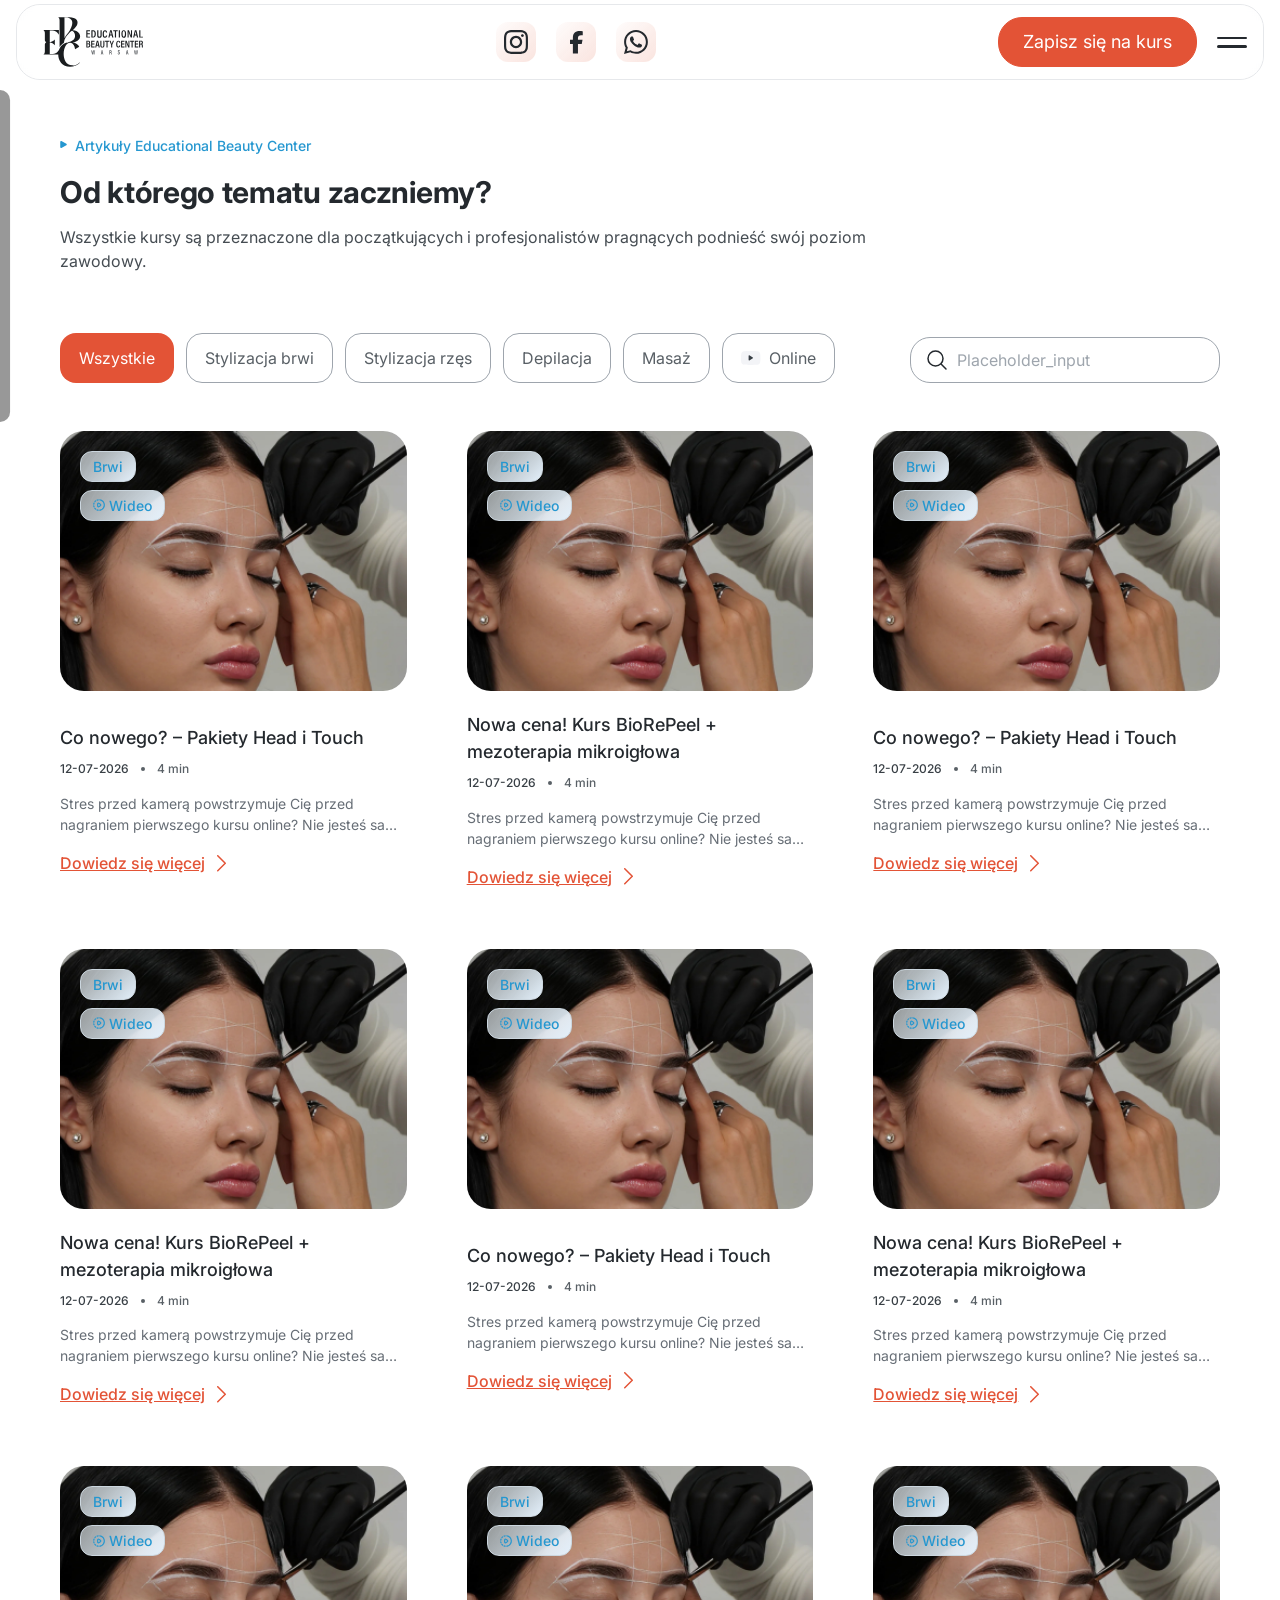
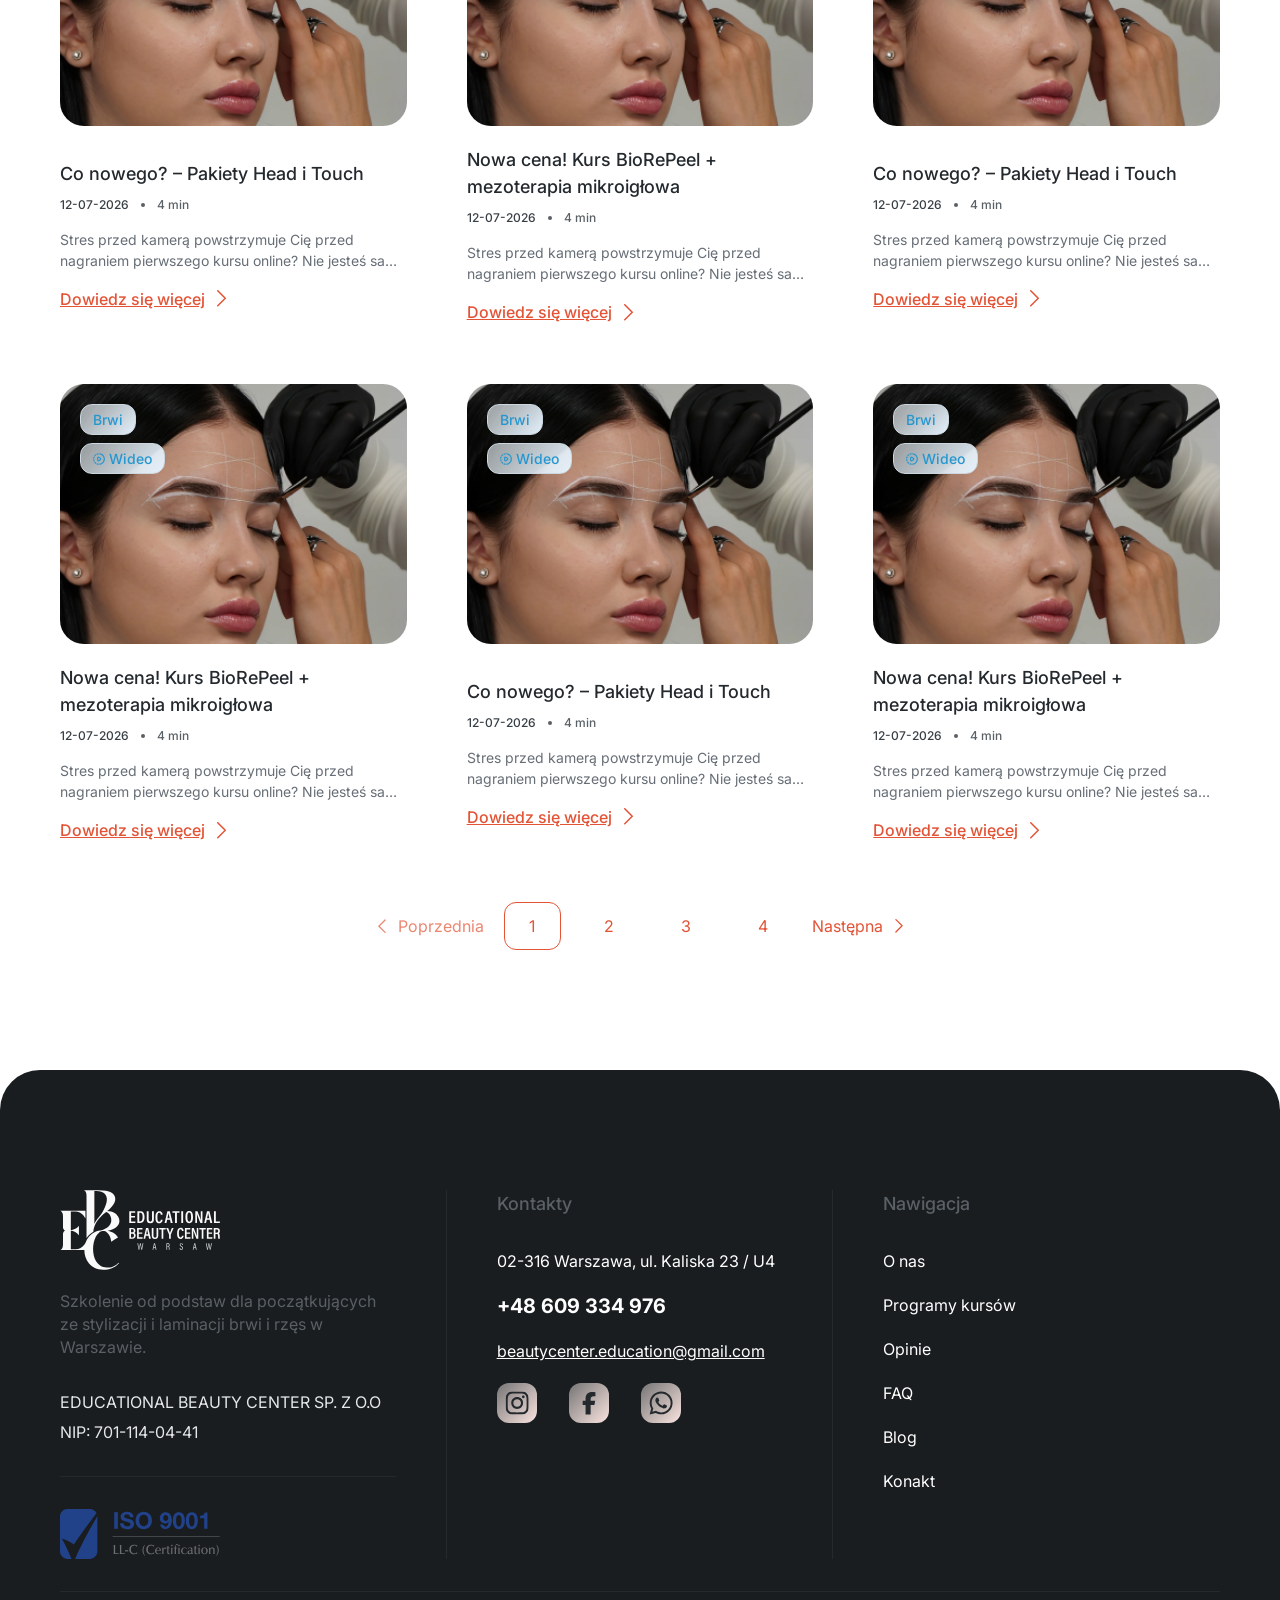
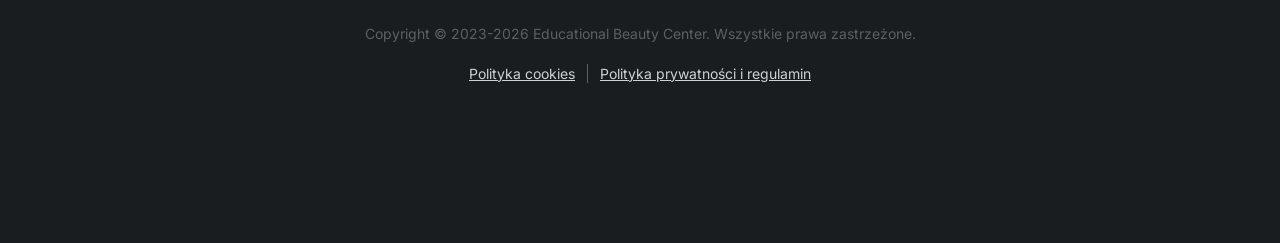
<file: blog.html>
<!doctype html>
<html lang="pl">
	<head>
		<style data-fls-preloader="true" rel="preload">
			body>*:not(.fls-preloader) {
		opacity: 0;
		visibility: hidden;
	}

	[data-fls-preloader-loaded] body>*:not(.fls-preloader) {
		transition: opacity 0.5s ease 0s;
		opacity: 1;
		visibility: visible;
	}
		</style>
		<meta charset="UTF-8">
		<meta name="viewport" content="width=device-width, initial-scale=1.0">
		<link rel="shortcut icon" href="./assets/img/favicon.ico">
		<script src="https://static.elfsight.com/platform/platform.js?v=1774544700635" async></script>
		<title>All Blog</title>
		<script type="module" crossorigin="" src="./js/blog.min.js?v=1774544700635"></script>
		<link rel="modulepreload" crossorigin="" href="./js/common.min.js?v=1774544700635">
		<link rel="modulepreload" crossorigin="" href="./js/common.min2.js?v=1774544700635">
		<link rel="modulepreload" crossorigin="" href="./js/watcher.min.js?v=1774544700635">
		<link rel="modulepreload" crossorigin="" href="./js/index.min2.js?v=1774544700635">
		<link rel="stylesheet" crossorigin="" href="./css/common.min.css?v=1774544700635">
		<link rel="stylesheet" crossorigin="" href="./css/index.min2.css?v=1774544700635">
		<link rel="stylesheet" crossorigin="" href="./css/blog.min.css?v=1774544700635">
	</head>
	<body>
		<div class="wrapper">
			<header data-fls-header="" class="header">
				<div class="header__container">
					<a href="index.html" class="header__logo">
						<img src="./assets/img/logo.svg" alt="Logo">
					</a>
					<div class="header__menu menu">
						<nav class="menu__body">
							<ul class="menu__list">
								<li class="menu__item">
									<a href="#" class="menu__link">O nas</a>
								</li>
								<li class="menu__item">
									<div class="menu__item-row">
										<a href="#" class="menu__link menu__link--parent">Programy kursów</a>
										<button type="button" class="menu__toggle">
											<!-- <img src="@img/icons/arrow-breadcrumbs.svg" alt="arrow"> -->
											<svg width="9" height="17" viewbox="0 0 9 17" fill="none" xmlns="http://www.w3.org/2000/svg">
												<path d="M0.75 0.75L8.25 8.25L0.749999 15.75" stroke="#596066" stroke-width="1.5" stroke-linecap="round" stroke-linejoin="round"></path>
											</svg>
										</button>
									</div>
									<div class="menu__external">
										<div class="menu__box sub-menu">
											<div class="sub-menu__wrapper">
												<ul class="sub-menu__list">
													<li class="sub-menu__item">
														<a href="#" class="sub-menu__link">
															Stylizacja brwi
															<svg width="8" height="14" viewbox="0 0 8 14" fill="none" xmlns="http://www.w3.org/2000/svg">
																<path d="M0.75 0.75L7 7L0.749999 13.25" stroke="black" stroke-width="1.5" stroke-linecap="round" stroke-linejoin="round"></path>
															</svg>
														</a>
														<div class="sub-menu__content">
															<ul>
																<li>
																	<a href="#">Stylizacja i laminacja brwi oraz rzęs 2w1</a>
																</li>
																<li>
																	<a href="#">Stylizacja i laminacja brwi</a>
																</li>
																<li>
																	<a href="#">Laminacja brwi i rzęs + pielęgnacja</a>
																</li>
															</ul>
														</div>
													</li>
													<li class="sub-menu__item">
														<a href="#" class="sub-menu__link">
															Stylizacja rzęs
															<svg width="8" height="14" viewbox="0 0 8 14" fill="none" xmlns="http://www.w3.org/2000/svg">
																<path d="M0.75 0.75L7 7L0.749999 13.25" stroke="black" stroke-width="1.5" stroke-linecap="round" stroke-linejoin="round"></path>
															</svg>
														</a>
														<div class="sub-menu__content">
															<ul>
																<li>
																	<a href="#">Kurs rzęs 1</a>
																</li>
																<li>
																	<a href="#">Kurs rzęs 2</a>
																</li>
															</ul>
														</div>
													</li>
													<li class="sub-menu__item">
														<a href="#" class="sub-menu__link">
															Depilacja
															<svg width="8" height="14" viewbox="0 0 8 14" fill="none" xmlns="http://www.w3.org/2000/svg">
																<path d="M0.75 0.75L7 7L0.749999 13.25" stroke="black" stroke-width="1.5" stroke-linecap="round" stroke-linejoin="round"></path>
															</svg>
														</a>
														<div class="sub-menu__content">
															<ul>
																<li>
																	<a href="#">Depilacja kurs</a>
																</li>
															</ul>
														</div>
													</li>
													<li class="sub-menu__item">
														<a href="#" class="sub-menu__link">
															Masaż
															<svg width="8" height="14" viewbox="0 0 8 14" fill="none" xmlns="http://www.w3.org/2000/svg">
																<path d="M0.75 0.75L7 7L0.749999 13.25" stroke="black" stroke-width="1.5" stroke-linecap="round" stroke-linejoin="round"></path>
															</svg>
														</a>
														<div class="sub-menu__content">
															<ul>
																<li>
																	<a href="#">Masaż kurs</a>
																</li>
															</ul>
														</div>
													</li>
													<li class="sub-menu__item sub-menu__item--bt">
														<a href="#" class="sub-menu__link">
															<span>Szkolenia online</span>
															<svg width="8" height="14" viewbox="0 0 8 14" fill="none" xmlns="http://www.w3.org/2000/svg">
																<path d="M0.75 0.75L7 7L0.749999 13.25" stroke="black" stroke-width="1.5" stroke-linecap="round" stroke-linejoin="round"></path>
															</svg>
														</a>
														<div class="sub-menu__content sub-menu__content--pos">
															<ul>
																<li>
																	<a href="#">Masaż kurs</a>
																</li>
															</ul>
														</div>
													</li>
												</ul>
											</div>
										</div>
									</div>
								</li>
								<li class="menu__item">
									<a href="#" class="menu__link">Opinie</a>
								</li>
								<li class="menu__item">
									<a href="#" class="menu__link">FAQ</a>
								</li>
								<li class="menu__item">
									<a href="#" class="menu__link">Blog</a>
								</li>
								<li class="menu__item">
									<a href="#footer" class="menu__link">Kontakt</a>
								</li>
							</ul>
							<div class="menu__contacts">
								<a href="tel:48609334976" class="menu__phone">
									<img src="./assets/img/icons/phone-mobile.svg" alt="icon">
									+48 609 334 976
								</a>
								<a href="mailto:beautycenter.education@gmail.com" class="menu__mail">
									<img src="./assets/img/icons/envelope.svg" alt="icon">
									beautycenter.education@gmail.com
								</a>
							</div>
						</nav>
					</div>
					<ul data-fls-dynamic=".menu__body, 767.98" class="header__social social-header">
						<li class="social-header__item">
							<a href="#" class="social-header__link">
								<svg viewbox="0 0 24 24" fill="none" xmlns="http://www.w3.org/2000/svg">
									<g clip-path="url(#clip0_9004_758)">
										<path d="M12 2.16094C15.2063 2.16094 15.5859 2.175 16.8469 2.23125C18.0187 2.28281 18.6516 2.47969 19.0734 2.64375C19.6313 2.85938 20.0344 3.12188 20.4516 3.53906C20.8734 3.96094 21.1313 4.35938 21.3469 4.91719C21.5109 5.33906 21.7078 5.97656 21.7594 7.14375C21.8156 8.40937 21.8297 8.78906 21.8297 11.9906C21.8297 15.1969 21.8156 15.5766 21.7594 16.8375C21.7078 18.0094 21.5109 18.6422 21.3469 19.0641C21.1313 19.6219 20.8687 20.025 20.4516 20.4422C20.0297 20.8641 19.6313 21.1219 19.0734 21.3375C18.6516 21.5016 18.0141 21.6984 16.8469 21.75C15.5813 21.8062 15.2016 21.8203 12 21.8203C8.79375 21.8203 8.41406 21.8062 7.15313 21.75C5.98125 21.6984 5.34844 21.5016 4.92656 21.3375C4.36875 21.1219 3.96562 20.8594 3.54844 20.4422C3.12656 20.0203 2.86875 19.6219 2.65312 19.0641C2.48906 18.6422 2.29219 18.0047 2.24062 16.8375C2.18438 15.5719 2.17031 15.1922 2.17031 11.9906C2.17031 8.78438 2.18438 8.40469 2.24062 7.14375C2.29219 5.97187 2.48906 5.33906 2.65312 4.91719C2.86875 4.35938 3.13125 3.95625 3.54844 3.53906C3.97031 3.11719 4.36875 2.85938 4.92656 2.64375C5.34844 2.47969 5.98594 2.28281 7.15313 2.23125C8.41406 2.175 8.79375 2.16094 12 2.16094ZM12 0C8.74219 0 8.33438 0.0140625 7.05469 0.0703125C5.77969 0.126563 4.90312 0.332812 4.14375 0.628125C3.35156 0.9375 2.68125 1.34531 2.01562 2.01562C1.34531 2.68125 0.9375 3.35156 0.628125 4.13906C0.332812 4.90313 0.126563 5.775 0.0703125 7.05C0.0140625 8.33437 0 8.74219 0 12C0 15.2578 0.0140625 15.6656 0.0703125 16.9453C0.126563 18.2203 0.332812 19.0969 0.628125 19.8563C0.9375 20.6484 1.34531 21.3188 2.01562 21.9844C2.68125 22.65 3.35156 23.0625 4.13906 23.3672C4.90313 23.6625 5.775 23.8687 7.05 23.925C8.32969 23.9812 8.7375 23.9953 11.9953 23.9953C15.2531 23.9953 15.6609 23.9812 16.9406 23.925C18.2156 23.8687 19.0922 23.6625 19.8516 23.3672C20.6391 23.0625 21.3094 22.65 21.975 21.9844C22.6406 21.3188 23.0531 20.6484 23.3578 19.8609C23.6531 19.0969 23.8594 18.225 23.9156 16.95C23.9719 15.6703 23.9859 15.2625 23.9859 12.0047C23.9859 8.74688 23.9719 8.33906 23.9156 7.05938C23.8594 5.78438 23.6531 4.90781 23.3578 4.14844C23.0625 3.35156 22.6547 2.68125 21.9844 2.01562C21.3188 1.35 20.6484 0.9375 19.8609 0.632812C19.0969 0.3375 18.225 0.13125 16.95 0.075C15.6656 0.0140625 15.2578 0 12 0Z"></path>
										<path d="M12 5.83594C8.59688 5.83594 5.83594 8.59688 5.83594 12C5.83594 15.4031 8.59688 18.1641 12 18.1641C15.4031 18.1641 18.1641 15.4031 18.1641 12C18.1641 8.59688 15.4031 5.83594 12 5.83594ZM12 15.9984C9.79219 15.9984 8.00156 14.2078 8.00156 12C8.00156 9.79219 9.79219 8.00156 12 8.00156C14.2078 8.00156 15.9984 9.79219 15.9984 12C15.9984 14.2078 14.2078 15.9984 12 15.9984Z"></path>
										<path d="M19.8469 5.59214C19.8469 6.38902 19.2 7.0312 18.4078 7.0312C17.6109 7.0312 16.9688 6.38433 16.9688 5.59214C16.9688 4.79526 17.6156 4.15308 18.4078 4.15308C19.2 4.15308 19.8469 4.79995 19.8469 5.59214Z"></path>
									</g>
									<defs>
										<clipPath id="clip0_9004_758">
											<rect width="24" height="24" fill="white"></rect>
										</clipPath>
									</defs>
								</svg>
							</a>
						</li>
						<li class="social-header__item">
							<a href="#" class="social-header__link">
								<svg viewbox="0 0 24 24" fill="none" xmlns="http://www.w3.org/2000/svg">
									<path d="M8.88629 14.0889V23.3906H13.9592V14.0889H17.7419L18.5291 9.81193H13.9592V8.29881C13.9592 6.03788 14.8469 5.172 17.1384 5.172C17.8513 5.172 18.4242 5.18949 18.7565 5.22448V1.34548C18.1312 1.17493 16.6005 1 15.7172 1C11.0423 1 8.88629 3.20845 8.88629 7.97082V9.81193H6V14.0889H8.88629Z" fill="#24292E"></path>
								</svg>
							</a>
						</li>
						<li class="social-header__item">
							<a href="#" class="social-header__link">
								<svg viewbox="0 0 24 24" fill="none" xmlns="http://www.w3.org/2000/svg">
									<path d="M0 23.9999L1.687 17.837C0.645998 16.033 0.0989998 13.988 0.0999998 11.891C0.103 5.33499 5.43799 0 11.993 0C15.174 0.000999998 18.16 1.24 20.406 3.48799C22.6509 5.73599 23.8869 8.72398 23.8859 11.902C23.8829 18.459 18.548 23.7939 11.993 23.7939C10.003 23.7929 8.04198 23.2939 6.30499 22.346L0 23.9999ZM6.59698 20.193C8.27298 21.188 9.87298 21.784 11.989 21.785C17.437 21.785 21.875 17.351 21.878 11.9C21.88 6.43798 17.463 2.01 11.997 2.008C6.54499 2.008 2.11 6.44199 2.108 11.892C2.107 14.117 2.75899 15.783 3.85399 17.526L2.85499 21.174L6.59698 20.193ZM17.984 14.729C17.91 14.605 17.712 14.531 17.414 14.382C17.117 14.233 15.656 13.514 15.383 13.415C15.111 13.316 14.913 13.266 14.714 13.564C14.516 13.861 13.946 14.531 13.773 14.729C13.6 14.927 13.426 14.952 13.129 14.803C12.832 14.654 11.874 14.341 10.739 13.328C9.85598 12.54 9.25898 11.567 9.08598 11.269C8.91298 10.972 9.06798 10.811 9.21598 10.663C9.34998 10.53 9.51298 10.316 9.66198 10.142C9.81298 9.96998 9.86198 9.84598 9.96198 9.64698C10.061 9.44898 10.012 9.27498 9.93698 9.12598C9.86198 8.97798 9.26798 7.51498 9.02098 6.91998C8.77898 6.34099 8.53398 6.41899 8.35198 6.40999L7.78198 6.39999C7.58398 6.39999 7.26198 6.47399 6.98998 6.77199C6.71798 7.06998 5.94999 7.78798 5.94999 9.25098C5.94999 10.714 7.01498 12.127 7.16298 12.325C7.31198 12.523 9.25798 15.525 12.239 16.812C12.948 17.118 13.502 17.301 13.933 17.438C14.645 17.664 15.293 17.632 15.805 17.556C16.376 17.471 17.563 16.837 17.811 16.143C18.059 15.448 18.059 14.853 17.984 14.729Z" fill="#24292E"></path>
								</svg>
							</a>
						</li>
					</ul>
					<div class="header__actions">
						<!-- <a href="#contacts" data-fls-button class="header__button button">Kupuję kurs</a> -->
						<div data-fls-dynamic=".menu__list, 1300" class="header__line">
							<select name="lang" class="header__lang" data-fls-select="">
								<!--
<option value="1" selected>PL polski</option>
<option value="2">UA українська</option>
<option value="3">RU русский</option>
-->
								<option value="1" selected>PL</option>
								<option value="2">UA</option>
								<option value="3">RU</option>
							</select>
						</div>
						<a href="#" data-fls-button="" class="header__button button">Zapisz się na kurs</a>
						<button type="button" data-fls-menu="" class="icon-menu">
							<span></span>
						</button>
					</div>
				</div>
			</header>
			<div class="btn-up">
				<img src="./assets/img/icons/arrow.svg" alt="Image">
			</div>
			<main class="page">
				<div class="page__blog">
					<section class="blog">
						<div class="blog__container">
							<!--
<div class="blog__top top-blog">
<div data-fls-watcher data-fls-watcher-once data-fls-watcher-threshold="0.3"
class="top-blog__header-block header-block">
<div class="header-block__subtitle">
Blog</div>
<h2 class="header-block__title">Intensywny online kurs ze stylizacji rzęs 3w1</h2>
<div class="header-block__text">Wiedza z pierwszej ręki o produktach online na podstawie insightów, których nie ma nikt w Polsce.</div>
</div>
</div>
-->
							<div class="blog__body">
								<div data-fls-watcher="" data-fls-watcher-once="" data-fls-watcher-threshold="0.3" class="blog__header-block header-block header-block--mw">
									<div class="header-block__subtitle">Artykuły Educational Beauty Center</div>
									<h2 class="header-block__title">Od którego tematu zaczniemy?</h2>
									<div class="header-block__text">
										Wszystkie kursy są przeznaczone dla początkujących i profesjonalistów pragnących podnieść swój poziom zawodowy.
									</div>
								</div>
								<div class="blog__content">
									<div data-fls-watcher="" data-fls-watcher-once="" data-fls-watcher-threshold="0.3" class="blog__nav-box">
										<div class="blog__controls">
											<button type="button" class="blog__control active" data-filter="all">Wszystkie</button>
											<button type="button" class="blog__control" data-filter=".eyebrow">Stylizacja brwi</button>
											<button type="button" class="blog__control" data-filter=".eyelash">Stylizacja rzęs</button>
											<button type="button" class="blog__control" data-filter=".epilation">Depilacja</button>
											<button type="button" class="blog__control" data-filter=".massage">Masaż</button>
											<button type="button" class="blog__control" data-filter=".online">
												<img src="./assets/img/icons/icon-play-box.svg" alt="Image">
												Online
											</button>
										</div>
										<div class="blog__search search-blog">
											<input name="search" type="search" class="search-blog__input" placeholder="Placeholder_input">
											<button type="button" class="search-blog__clear">
												<svg viewbox="0 0 12 12" fill="none" xmlns="http://www.w3.org/2000/svg">
													<path d="M1.5364 0.263604C1.18492 -0.087868 0.615076 -0.087868 0.263604 0.263604C-0.087868 0.615076 -0.087868 1.18492 0.263604 1.5364L4.72721 6L0.263604 10.4636C-0.087868 10.8151 -0.087868 11.3849 0.263604 11.7364C0.615076 12.0879 1.18492 12.0879 1.5364 11.7364L6 7.27279L10.4636 11.7364C10.8151 12.0879 11.3849 12.0879 11.7364 11.7364C12.0879 11.3849 12.0879 10.8151 11.7364 10.4636L7.27279 6L11.7364 1.5364C12.0879 1.18492 12.0879 0.615076 11.7364 0.263604C11.3849 -0.087868 10.8151 -0.087868 10.4636 0.263604L6 4.72721L1.5364 0.263604Z" fill="#596066"></path>
												</svg>
											</button>
										</div>
									</div>
									<div data-fls-watcher="" data-fls-watcher-once="" data-fls-watcher-threshold="0.01" class="blog__items">
										<div class="blog__item item-blog eyebrow">
											<div class="item-blog__image">
												<img src="./assets/img/publications01.jpg" alt="Image">
												<div class="item-blog__labels">
													<span class="item-blog__label">Brwi</span>
													<span class="item-blog__label">
														<img src="./assets/img/icons/video.svg" alt="icon">
														Wideo
													</span>
												</div>
											</div>
											<div class="item-blog__content">
												<div class="item-blog__info">
													<h4 class="item-blog__title">Co nowego? – Pakiety Head i Touch</h4>
													<div class="item-blog__date">
														12-07-2026
														<span>4 min</span>
													</div>
													<div class="item-blog__text">
														<p>
															Stres przed kamerą powstrzymuje Cię przed nagraniem pierwszego kursu online? Nie jesteś sam. W tym artykule Co nowego? –
										Pakiety Head i Touch
														</p>
													</div>
													<div class="item-blog__more">
														<a href="#" class="item-blog__link">
															Dowiedz się więcej
															<img src="./assets/img/icons/arrow-primary.svg" alt="arrow">
														</a>
													</div>
												</div>
											</div>
										</div>
										<div data-fls-watcher="" data-fls-watcher-once="" data-fls-watcher-threshold="0.1" class="blog__item item-blog eyelash">
											<div class="item-blog__image">
												<img src="./assets/img/publications01.jpg" alt="Image">
												<div class="item-blog__labels">
													<span class="item-blog__label">Brwi</span>
													<span class="item-blog__label">
														<img src="./assets/img/icons/video.svg" alt="icon">
														Wideo
													</span>
												</div>
											</div>
											<div class="item-blog__content">
												<div class="item-blog__info">
													<h4 class="item-blog__title">Nowa cena! Kurs BioRePeel + mezoterapia mikroigłowa</h4>
													<div class="item-blog__date">
														12-07-2026
														<span>4 min</span>
													</div>
													<div class="item-blog__text">
														<p>
															Stres przed kamerą powstrzymuje Cię przed nagraniem pierwszego kursu online? Nie jesteś sam. W tym artykule Co nowego? –
										Pakiety Head i Touch
														</p>
													</div>
													<div class="item-blog__more">
														<a href="#" class="item-blog__link">
															Dowiedz się więcej
															<img src="./assets/img/icons/arrow-primary.svg" alt="arrow">
														</a>
													</div>
												</div>
											</div>
										</div>
										<div class="blog__item item-blog eyebrow">
											<div class="item-blog__image">
												<img src="./assets/img/publications01.jpg" alt="Image">
												<div class="item-blog__labels">
													<span class="item-blog__label">Brwi</span>
													<span class="item-blog__label">
														<img src="./assets/img/icons/video.svg" alt="icon">
														Wideo
													</span>
												</div>
											</div>
											<div class="item-blog__content">
												<div class="item-blog__info">
													<h4 class="item-blog__title">Co nowego? – Pakiety Head i Touch</h4>
													<div class="item-blog__date">
														12-07-2026
														<span>4 min</span>
													</div>
													<div class="item-blog__text">
														<p>
															Stres przed kamerą powstrzymuje Cię przed nagraniem pierwszego kursu online? Nie jesteś sam. W tym artykule Co nowego? –
										Pakiety Head i Touch
														</p>
													</div>
													<div class="item-blog__more">
														<a href="#" class="item-blog__link">
															Dowiedz się więcej
															<img src="./assets/img/icons/arrow-primary.svg" alt="arrow">
														</a>
													</div>
												</div>
											</div>
										</div>
										<div class="blog__item item-blog massage">
											<div class="item-blog__image">
												<img src="./assets/img/publications01.jpg" alt="Image">
												<div class="item-blog__labels">
													<span class="item-blog__label">Brwi</span>
													<span class="item-blog__label">
														<img src="./assets/img/icons/video.svg" alt="icon">
														Wideo
													</span>
												</div>
											</div>
											<div class="item-blog__content">
												<div class="item-blog__info">
													<h4 class="item-blog__title">Nowa cena! Kurs BioRePeel + mezoterapia mikroigłowa</h4>
													<div class="item-blog__date">
														12-07-2026
														<span>4 min</span>
													</div>
													<div class="item-blog__text">
														<p>
															Stres przed kamerą powstrzymuje Cię przed nagraniem pierwszego kursu online? Nie jesteś sam. W tym artykule Co nowego? –
										Pakiety Head i Touch
														</p>
													</div>
													<div class="item-blog__more">
														<a href="#" class="item-blog__link">
															Dowiedz się więcej
															<img src="./assets/img/icons/arrow-primary.svg" alt="arrow">
														</a>
													</div>
												</div>
											</div>
										</div>
										<div class="blog__item item-blog epilation">
											<div class="item-blog__image">
												<img src="./assets/img/publications01.jpg" alt="Image">
												<div class="item-blog__labels">
													<span class="item-blog__label">Brwi</span>
													<span class="item-blog__label">
														<img src="./assets/img/icons/video.svg" alt="icon">
														Wideo
													</span>
												</div>
											</div>
											<div class="item-blog__content">
												<div class="item-blog__info">
													<h4 class="item-blog__title">Co nowego? – Pakiety Head i Touch</h4>
													<div class="item-blog__date">
														12-07-2026
														<span>4 min</span>
													</div>
													<div class="item-blog__text">
														<p>
															Stres przed kamerą powstrzymuje Cię przed nagraniem pierwszego kursu online? Nie jesteś sam. W tym artykule Co nowego? –
										Pakiety Head i Touch
														</p>
													</div>
													<div class="item-blog__more">
														<a href="#" class="item-blog__link">
															Dowiedz się więcej
															<img src="./assets/img/icons/arrow-primary.svg" alt="arrow">
														</a>
													</div>
												</div>
											</div>
										</div>
										<div class="blog__item item-blog massage">
											<div class="item-blog__image">
												<img src="./assets/img/publications01.jpg" alt="Image">
												<div class="item-blog__labels">
													<span class="item-blog__label">Brwi</span>
													<span class="item-blog__label">
														<img src="./assets/img/icons/video.svg" alt="icon">
														Wideo
													</span>
												</div>
											</div>
											<div class="item-blog__content">
												<div class="item-blog__info">
													<h4 class="item-blog__title">Nowa cena! Kurs BioRePeel + mezoterapia mikroigłowa</h4>
													<div class="item-blog__date">
														12-07-2026
														<span>4 min</span>
													</div>
													<div class="item-blog__text">
														<p>
															Stres przed kamerą powstrzymuje Cię przed nagraniem pierwszego kursu online? Nie jesteś sam. W tym artykule Co nowego? –
										Pakiety Head i Touch
														</p>
													</div>
													<div class="item-blog__more">
														<a href="#" class="item-blog__link">
															Dowiedz się więcej
															<img src="./assets/img/icons/arrow-primary.svg" alt="arrow">
														</a>
													</div>
												</div>
											</div>
										</div>
										<div class="blog__item item-blog epilation">
											<div class="item-blog__image">
												<img src="./assets/img/publications01.jpg" alt="Image">
												<div class="item-blog__labels">
													<span class="item-blog__label">Brwi</span>
													<span class="item-blog__label">
														<img src="./assets/img/icons/video.svg" alt="icon">
														Wideo
													</span>
												</div>
											</div>
											<div class="item-blog__content">
												<div class="item-blog__info">
													<h4 class="item-blog__title">Co nowego? – Pakiety Head i Touch</h4>
													<div class="item-blog__date">
														12-07-2026
														<span>4 min</span>
													</div>
													<div class="item-blog__text">
														<p>
															Stres przed kamerą powstrzymuje Cię przed nagraniem pierwszego kursu online? Nie jesteś sam. W tym artykule Co nowego? –
										Pakiety Head i Touch
														</p>
													</div>
													<div class="item-blog__more">
														<a href="#" class="item-blog__link">
															Dowiedz się więcej
															<img src="./assets/img/icons/arrow-primary.svg" alt="arrow">
														</a>
													</div>
												</div>
											</div>
										</div>
										<div class="blog__item item-blog epilation">
											<div class="item-blog__image">
												<img src="./assets/img/publications01.jpg" alt="Image">
												<div class="item-blog__labels">
													<span class="item-blog__label">Brwi</span>
													<span class="item-blog__label">
														<img src="./assets/img/icons/video.svg" alt="icon">
														Wideo
													</span>
												</div>
											</div>
											<div class="item-blog__content">
												<div class="item-blog__info">
													<h4 class="item-blog__title">Nowa cena! Kurs BioRePeel + mezoterapia mikroigłowa</h4>
													<div class="item-blog__date">
														12-07-2026
														<span>4 min</span>
													</div>
													<div class="item-blog__text">
														<p>
															Stres przed kamerą powstrzymuje Cię przed nagraniem pierwszego kursu online? Nie jesteś sam. W tym artykule Co nowego? –
										Pakiety Head i Touch
														</p>
													</div>
													<div class="item-blog__more">
														<a href="#" class="item-blog__link">
															Dowiedz się więcej
															<img src="./assets/img/icons/arrow-primary.svg" alt="arrow">
														</a>
													</div>
												</div>
											</div>
										</div>
										<div class="blog__item item-blog online">
											<div class="item-blog__image">
												<img src="./assets/img/publications01.jpg" alt="Image">
												<div class="item-blog__labels">
													<span class="item-blog__label">Brwi</span>
													<span class="item-blog__label">
														<img src="./assets/img/icons/video.svg" alt="icon">
														Wideo
													</span>
												</div>
											</div>
											<div class="item-blog__content">
												<div class="item-blog__info">
													<h4 class="item-blog__title">Co nowego? – Pakiety Head i Touch</h4>
													<div class="item-blog__date">
														12-07-2026
														<span>4 min</span>
													</div>
													<div class="item-blog__text">
														<p>
															Stres przed kamerą powstrzymuje Cię przed nagraniem pierwszego kursu online? Nie jesteś sam. W tym artykule Co nowego? –
										Pakiety Head i Touch
														</p>
													</div>
													<div class="item-blog__more">
														<a href="#" class="item-blog__link">
															Dowiedz się więcej
															<img src="./assets/img/icons/arrow-primary.svg" alt="arrow">
														</a>
													</div>
												</div>
											</div>
										</div>
										<div class="blog__item item-blog online">
											<div class="item-blog__image">
												<img src="./assets/img/publications01.jpg" alt="Image">
												<div class="item-blog__labels">
													<span class="item-blog__label">Brwi</span>
													<span class="item-blog__label">
														<img src="./assets/img/icons/video.svg" alt="icon">
														Wideo
													</span>
												</div>
											</div>
											<div class="item-blog__content">
												<div class="item-blog__info">
													<h4 class="item-blog__title">Nowa cena! Kurs BioRePeel + mezoterapia mikroigłowa</h4>
													<div class="item-blog__date">
														12-07-2026
														<span>4 min</span>
													</div>
													<div class="item-blog__text">
														<p>
															Stres przed kamerą powstrzymuje Cię przed nagraniem pierwszego kursu online? Nie jesteś sam. W tym artykule Co nowego? –
										Pakiety Head i Touch
														</p>
													</div>
													<div class="item-blog__more">
														<a href="#" class="item-blog__link">
															Dowiedz się więcej
															<img src="./assets/img/icons/arrow-primary.svg" alt="arrow">
														</a>
													</div>
												</div>
											</div>
										</div>
										<div class="blog__item item-blog eyelash">
											<div class="item-blog__image">
												<img src="./assets/img/publications01.jpg" alt="Image">
												<div class="item-blog__labels">
													<span class="item-blog__label">Brwi</span>
													<span class="item-blog__label">
														<img src="./assets/img/icons/video.svg" alt="icon">
														Wideo
													</span>
												</div>
											</div>
											<div class="item-blog__content">
												<div class="item-blog__info">
													<h4 class="item-blog__title">Co nowego? – Pakiety Head i Touch</h4>
													<div class="item-blog__date">
														12-07-2026
														<span>4 min</span>
													</div>
													<div class="item-blog__text">
														<p>
															Stres przed kamerą powstrzymuje Cię przed nagraniem pierwszego kursu online? Nie jesteś sam. W tym artykule Co nowego? –
										Pakiety Head i Touch
														</p>
													</div>
													<div class="item-blog__more">
														<a href="#" class="item-blog__link">
															Dowiedz się więcej
															<img src="./assets/img/icons/arrow-primary.svg" alt="arrow">
														</a>
													</div>
												</div>
											</div>
										</div>
										<div class="blog__item item-blog eyebrow">
											<div class="item-blog__image">
												<img src="./assets/img/publications01.jpg" alt="Image">
												<div class="item-blog__labels">
													<span class="item-blog__label">Brwi</span>
													<span class="item-blog__label">
														<img src="./assets/img/icons/video.svg" alt="icon">
														Wideo
													</span>
												</div>
											</div>
											<div class="item-blog__content">
												<div class="item-blog__info">
													<h4 class="item-blog__title">Nowa cena! Kurs BioRePeel + mezoterapia mikroigłowa</h4>
													<div class="item-blog__date">
														12-07-2026
														<span>4 min</span>
													</div>
													<div class="item-blog__text">
														<p>
															Stres przed kamerą powstrzymuje Cię przed nagraniem pierwszego kursu online? Nie jesteś sam. W tym artykule Co nowego? –
										Pakiety Head i Touch
														</p>
													</div>
													<div class="item-blog__more">
														<a href="#" class="item-blog__link">
															Dowiedz się więcej
															<img src="./assets/img/icons/arrow-primary.svg" alt="arrow">
														</a>
													</div>
												</div>
											</div>
										</div>
									</div>
								</div>
								<div class="blog__nav">
									<nav class="blog__pagination pagination-blog">
										<a href="#" class="pagination-blog__prev pagination-blog__prev--disabled">
											<img src="./assets/img/icons/arrow-primary.svg" alt="icon">
											Poprzednia
										</a>
										<ul class="pagination-blog__list">
											<li class="pagination-blog__item">
												<a href="#" class="pagination-blog__link pagination-blog__link--active">1</a>
											</li>
											<li class="pagination-blog__item">
												<a href="#" class="pagination-blog__link">2</a>
											</li>
											<li class="pagination-blog__item">
												<a href="#" class="pagination-blog__link">3</a>
											</li>
											<li class="pagination-blog__item">
												<a href="#" class="pagination-blog__link">4</a>
											</li>
										</ul>
										<a href="#" class="pagination-blog__next">
											Następna
											<img src="./assets/img/icons/arrow-primary.svg" alt="icon">
										</a>
									</nav>
								</div>
							</div>
						</div>
					</section>
				</div>
			</main>
			<footer id="footer" data-fls-footer="" class="footer">
				<div class="footer__container">
					<div class="footer__top">
						<div class="footer__column">
							<div class="footer__box-column">
								<div class="footer__logo">
									<img src="./assets/img/logo-dark.svg" alt="Logo">
								</div>
								<div class="footer__text">
									<p>
										Szkolenie od podstaw dla początkujących ze stylizacji i laminacji brwi i rzęs w Warszawie.
									</p>
								</div>
								<ul class="footer__info info-footer">
									<li class="info-footer__item">
										<span>EDUCATIONAL BEAUTY CENTER SP. Z O.O</span>
										<span>NIP: 701-114-04-41</span>
									</li>
									<li class="info-footer__item info-footer__item--logo">
										<img src="./assets/img/client_logo_iso.svg" alt="Logo">
									</li>
								</ul>
							</div>
						</div>
						<div class="footer__column">
							<div class="footer__box-column">
								<div class="footer__subtitle">Kontakty</div>
								<div class="footer__contacts contacts-footer">
									<div class="contacts-footer__adress">02-316 Warszawa, ul. Kaliska 23 / U4</div>
									<div class="contacts-footer__tel">
										<a href="tel:48609334976">+48 609 334 976</a>
									</div>
									<div class="contacts-footer__mail">
										<a href="mailto:beautycenter.education@gmail.com">beautycenter.education@gmail.com</a>
									</div>
									<ul class="contacts-footer__social social-footer">
										<li class="social-footer__item">
											<a href="https://www.instagram.com/ebc.warszawa" target="_blank" class="social-footer__link">
												<svg width="25" height="24" viewbox="0 0 25 24" fill="none" xmlns="http://www.w3.org/2000/svg">
													<g clip-path="url(#clip0_6001_3079)">
														<path d="M12.6666 2.16094C15.8729 2.16094 16.2526 2.175 17.5135 2.23125C18.6854 2.28281 19.3182 2.47969 19.7401 2.64375C20.2979 2.85938 20.701 3.12188 21.1182 3.53906C21.5401 3.96094 21.7979 4.35938 22.0135 4.91719C22.1776 5.33906 22.3744 5.97656 22.426 7.14375C22.4823 8.40937 22.4963 8.78906 22.4963 11.9906C22.4963 15.1969 22.4823 15.5766 22.426 16.8375C22.3744 18.0094 22.1776 18.6422 22.0135 19.0641C21.7979 19.6219 21.5354 20.025 21.1182 20.4422C20.6963 20.8641 20.2979 21.1219 19.7401 21.3375C19.3182 21.5016 18.6807 21.6984 17.5135 21.75C16.2479 21.8062 15.8682 21.8203 12.6666 21.8203C9.46038 21.8203 9.08069 21.8062 7.81975 21.75C6.64788 21.6984 6.01506 21.5016 5.59319 21.3375C5.03538 21.1219 4.63225 20.8594 4.21506 20.4422C3.79319 20.0203 3.53538 19.6219 3.31975 19.0641C3.15569 18.6422 2.95881 18.0047 2.90725 16.8375C2.851 15.5719 2.83694 15.1922 2.83694 11.9906C2.83694 8.78438 2.851 8.40469 2.90725 7.14375C2.95881 5.97187 3.15569 5.33906 3.31975 4.91719C3.53538 4.35938 3.79788 3.95625 4.21506 3.53906C4.63694 3.11719 5.03538 2.85938 5.59319 2.64375C6.01506 2.47969 6.65256 2.28281 7.81975 2.23125C9.08069 2.175 9.46038 2.16094 12.6666 2.16094ZM12.6666 0C9.40881 0 9.001 0.0140625 7.72131 0.0703125C6.44631 0.126563 5.56975 0.332812 4.81038 0.628125C4.01819 0.9375 3.34788 1.34531 2.68225 2.01562C2.01194 2.68125 1.60413 3.35156 1.29475 4.13906C0.999438 4.90313 0.793188 5.775 0.736938 7.05C0.680688 8.33437 0.666626 8.74219 0.666626 12C0.666626 15.2578 0.680688 15.6656 0.736938 16.9453C0.793188 18.2203 0.999438 19.0969 1.29475 19.8563C1.60413 20.6484 2.01194 21.3188 2.68225 21.9844C3.34788 22.65 4.01819 23.0625 4.80569 23.3672C5.56975 23.6625 6.44163 23.8687 7.71663 23.925C8.99631 23.9812 9.40413 23.9953 12.6619 23.9953C15.9198 23.9953 16.3276 23.9812 17.6073 23.925C18.8823 23.8687 19.7588 23.6625 20.5182 23.3672C21.3057 23.0625 21.976 22.65 22.6416 21.9844C23.3073 21.3188 23.7197 20.6484 24.0244 19.8609C24.3197 19.0969 24.526 18.225 24.5823 16.95C24.6385 15.6703 24.6526 15.2625 24.6526 12.0047C24.6526 8.74688 24.6385 8.33906 24.5823 7.05938C24.526 5.78438 24.3197 4.90781 24.0244 4.14844C23.7291 3.35156 23.3213 2.68125 22.651 2.01562C21.9854 1.35 21.3151 0.9375 20.5276 0.632812C19.7635 0.3375 18.8916 0.13125 17.6166 0.075C16.3323 0.0140625 15.9244 0 12.6666 0Z" fill="#24292E"></path>
														<path d="M12.6666 5.83594C9.2635 5.83594 6.50256 8.59688 6.50256 12C6.50256 15.4031 9.2635 18.1641 12.6666 18.1641C16.0698 18.1641 18.8307 15.4031 18.8307 12C18.8307 8.59688 16.0698 5.83594 12.6666 5.83594ZM12.6666 15.9984C10.4588 15.9984 8.66819 14.2078 8.66819 12C8.66819 9.79219 10.4588 8.00156 12.6666 8.00156C14.8744 8.00156 16.6651 9.79219 16.6651 12C16.6651 14.2078 14.8744 15.9984 12.6666 15.9984Z" fill="#24292E"></path>
														<path d="M20.5135 5.59238C20.5135 6.38926 19.8666 7.03145 19.0744 7.03145C18.2776 7.03145 17.6354 6.38457 17.6354 5.59238C17.6354 4.79551 18.2823 4.15332 19.0744 4.15332C19.8666 4.15332 20.5135 4.8002 20.5135 5.59238Z" fill="#24292E"></path>
													</g>
													<defs>
														<clipPath id="clip0_6001_3079">
															<rect width="24" height="24" fill="white" transform="translate(0.666626)"></rect>
														</clipPath>
													</defs>
												</svg>
											</a>
										</li>
										<li class="social-footer__item">
											<a href="https://www.facebook.com/ebc.warszawa" target="_blank" class="social-footer__link">
												<svg width="14" height="23" viewbox="0 0 14 23" fill="none" xmlns="http://www.w3.org/2000/svg">
													<path d="M3.55291 13.0889V22.3906H8.62578V13.0889H12.4086L13.1957 8.81193H8.62578V7.29881C8.62578 5.03788 9.51354 4.172 11.8051 4.172C12.5179 4.172 13.0908 4.18949 13.4231 4.22448V0.34548C12.7978 0.174927 11.2672 0 10.3838 0C5.70888 0 3.55291 2.20845 3.55291 6.97082V8.81193H0.666626V13.0889H3.55291Z" fill="#24292E"></path>
												</svg>
											</a>
										</li>
										<li class="social-footer__item">
											<a href="https://wa.me/48609334976" target="_blank" class="social-footer__link">
												<svg width="25" height="24" viewbox="0 0 25 24" fill="none" xmlns="http://www.w3.org/2000/svg">
													<path d="M0.666626 23.9999L2.35362 17.837C1.31262 16.033 0.765626 13.988 0.766626 11.891C0.769626 5.33499 6.10461 0 12.6596 0C15.8406 0.000999998 18.8266 1.24 21.0726 3.48799C23.3176 5.73599 24.5536 8.72398 24.5526 11.902C24.5496 18.459 19.2146 23.7939 12.6596 23.7939C10.6696 23.7929 8.70861 23.2939 6.97161 22.346L0.666626 23.9999ZM7.26361 20.193C8.93961 21.188 10.5396 21.784 12.6556 21.785C18.1036 21.785 22.5416 17.351 22.5446 11.9C22.5466 6.43798 18.1296 2.01 12.6636 2.008C7.21161 2.008 2.77662 6.44199 2.77462 11.892C2.77362 14.117 3.42562 15.783 4.52062 17.526L3.52162 21.174L7.26361 20.193ZM18.6506 14.729C18.5766 14.605 18.3786 14.531 18.0806 14.382C17.7836 14.233 16.3226 13.514 16.0496 13.415C15.7776 13.316 15.5796 13.266 15.3806 13.564C15.1826 13.861 14.6126 14.531 14.4396 14.729C14.2666 14.927 14.0926 14.952 13.7956 14.803C13.4986 14.654 12.5406 14.341 11.4056 13.328C10.5226 12.54 9.9256 11.567 9.7526 11.269C9.57961 10.972 9.7346 10.811 9.8826 10.663C10.0166 10.53 10.1796 10.316 10.3286 10.142C10.4796 9.96998 10.5286 9.84598 10.6286 9.64698C10.7276 9.44898 10.6786 9.27498 10.6036 9.12598C10.5286 8.97798 9.93461 7.51498 9.68761 6.91998C9.44561 6.34099 9.20061 6.41899 9.01861 6.40999L8.44861 6.39999C8.25061 6.39999 7.92861 6.47399 7.65661 6.77199C7.38461 7.06998 6.61661 7.78798 6.61661 9.25098C6.61661 10.714 7.68161 12.127 7.82961 12.325C7.97861 12.523 9.9246 15.525 12.9056 16.812C13.6146 17.118 14.1686 17.301 14.5996 17.438C15.3116 17.664 15.9596 17.632 16.4716 17.556C17.0426 17.471 18.2296 16.837 18.4776 16.143C18.7256 15.448 18.7256 14.853 18.6506 14.729Z" fill="#24292E"></path>
												</svg>
											</a>
										</li>
									</ul>
								</div>
							</div>
						</div>
						<div class="footer__column">
							<div class="footer__box-column">
								<div class="footer__subtitle">Nawigacja</div>
								<nav class="footer__nav menu-footer">
									<ul class="menu-footer__list">
										<li class="menu-footer__item">
											<a href="#" class="menu-footer__link">O nas</a>
										</li>
										<li class="menu-footer__item">
											<a href="#" class="menu-footer__link">Programy kursów</a>
										</li>
										<li class="menu-footer__item">
											<a href="#" class="menu-footer__link">Opinie</a>
										</li>
										<li class="menu-footer__item">
											<a href="#" class="menu-footer__link">FAQ</a>
										</li>
										<li class="menu-footer__item">
											<a href="#" class="menu-footer__link">Blog</a>
										</li>
										<li class="menu-footer__item">
											<a href="#" class="menu-footer__link">Konakt</a>
										</li>
									</ul>
								</nav>
							</div>
						</div>
					</div>
					<div class="footer__bottom">
						<div class="footer__copy">Copyright © 2023-2026 Educational Beauty Center. Wszystkie prawa zastrzeżone.</div>
						<div class="footer__actions actions-footer">
							<div class="actions-footer__item">
								<a href="privacy-cookies.html" class="actions-footer__link">Polityka cookies</a>
							</div>
							<div class="actions-footer__item">
								<a href="privacy-policy.html" class="actions-footer__link">Polityka prywatności i regulamin</a>
							</div>
						</div>
					</div>
				</div>
			</footer>
		</div>
		<ul id="fls-dev-panel">
			<li>
				<a href="thanks-page.html">thanks-page</a>
			</li>
			<li>
				<a href="programs-course.html">programs-course</a>
			</li>
			<li>
				<a href="privacy-policy.html">privacy-policy</a>
			</li>
			<li>
				<a href="privacy-cookies.html">privacy-cookies</a>
			</li>
			<li>
				<a href="page-error.html">page-error</a>
			</li>
			<li>
				<a href="online-learning.html">online-learning</a>
			</li>
			<li>
				<a href="index.html">index</a>
			</li>
			<li>
				<a href="course.html">course</a>
			</li>
			<li>
				<a href="contacts.html">contacts</a>
			</li>
			<li>
				<a href="blog.html">blog</a>
			</li>
			<li>
				<a href="article-blog.html">article-blog</a>
			</li>
			<li>
				<a href="about-us.html">about-us</a>
			</li>
		</ul>
		<style>
			#fls-dev-panel{
				position: fixed;
				left: 10px;
				padding: 15px 25px 15px 15px;
				border-radius: 0 10px 10px 0;
				top: 10%;
				color: #ffffff;
				background-color: rgba(51, 51, 51, 0.5);
				transform: translate(-100%, 0px);
				max-height: 80svh;
				overflow: auto;
				transition: all 300ms;
				z-index: 9999;
				font-family: Arial, "Helvetica Neue", Helvetica, sans-serif;
			}
			#fls-dev-panel li{
				list-style:none;
			}
			#fls-dev-panel hr{
				border-bottom: 1px solid;
			}
			#fls-dev-panel:hover{
				left: 0px;
				transform: translate(0, 0);
			}
			#fls-dev-panel a{
				text-decoration: none;
				color: inherit;
			}
			#fls-dev-panel a:hover {
				text-decoration: underline;
			}
			#fls-dev-panel li:not(:last-child) {
				margin-bottom: 10px;
			}
		</style>
	</body>
</html>
</file>
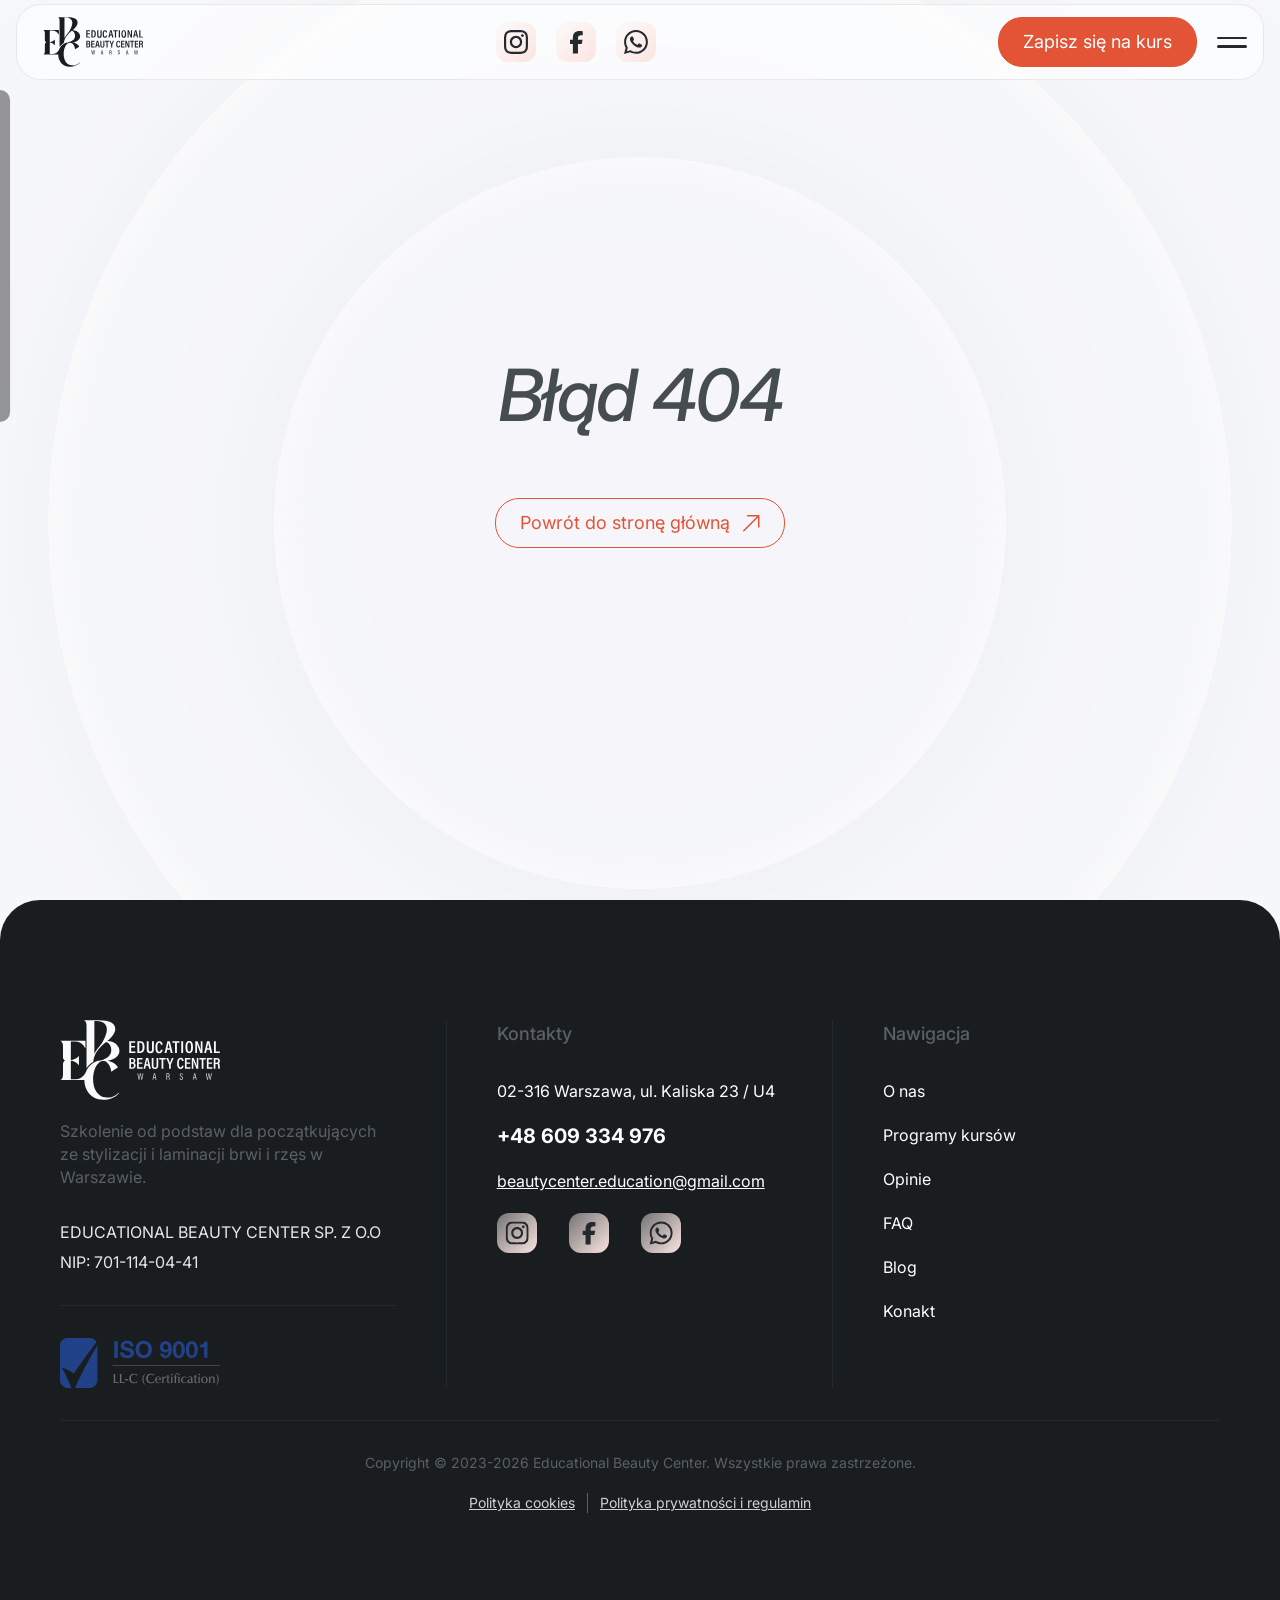
<file: page-error.html>
<!doctype html>
<html lang="pl">
	<head>
		<style data-fls-preloader="true" rel="preload">
			body>*:not(.fls-preloader) {
		opacity: 0;
		visibility: hidden;
	}

	[data-fls-preloader-loaded] body>*:not(.fls-preloader) {
		transition: opacity 0.5s ease 0s;
		opacity: 1;
		visibility: visible;
	}
		</style>
		<meta charset="UTF-8">
		<meta name="viewport" content="width=device-width, initial-scale=1.0">
		<link rel="shortcut icon" href="./assets/img/favicon.ico">
		<script src="https://static.elfsight.com/platform/platform.js?v=1774533053067" async></script>
		<title>404</title>
		<link rel="modulepreload" crossorigin href="./js/common.min.js?v=1774533053067">
		<script type="module" crossorigin="" src="./js/common.min2.js?v=1774533053067"></script>
		<script type="module" crossorigin="" src="./js/watcher.min.js?v=1774533053067"></script>
		<link rel="stylesheet" crossorigin="" href="./css/common.min.css?v=1774533053067">
		<link rel="stylesheet" crossorigin="" href="./css/page-error.min.css?v=1774533053067">
	</head>
	<body>
		<div class="wrapper">
			<header data-fls-header="" class="header">
				<div class="header__container">
					<a href="index.html" class="header__logo">
						<img src="./assets/img/logo.svg" alt="Logo">
					</a>
					<div class="header__menu menu">
						<nav class="menu__body">
							<ul class="menu__list">
								<li class="menu__item">
									<a href="#" class="menu__link">O nas</a>
								</li>
								<li class="menu__item">
									<div class="menu__item-row">
										<a href="#" class="menu__link menu__link--parent">Programy kursów</a>
										<button type="button" class="menu__toggle">
											<!-- <img src="@img/icons/arrow-breadcrumbs.svg" alt="arrow"> -->
											<svg width="9" height="17" viewbox="0 0 9 17" fill="none" xmlns="http://www.w3.org/2000/svg">
												<path d="M0.75 0.75L8.25 8.25L0.749999 15.75" stroke="#596066" stroke-width="1.5" stroke-linecap="round" stroke-linejoin="round"></path>
											</svg>
										</button>
									</div>
									<div class="menu__external">
										<div class="menu__box sub-menu">
											<div class="sub-menu__wrapper">
												<ul class="sub-menu__list">
													<li class="sub-menu__item">
														<a href="#" class="sub-menu__link">
															Stylizacja brwi
															<svg width="8" height="14" viewbox="0 0 8 14" fill="none" xmlns="http://www.w3.org/2000/svg">
																<path d="M0.75 0.75L7 7L0.749999 13.25" stroke="black" stroke-width="1.5" stroke-linecap="round" stroke-linejoin="round"></path>
															</svg>
														</a>
														<div class="sub-menu__content">
															<ul>
																<li>
																	<a href="#">Stylizacja i laminacja brwi oraz rzęs 2w1</a>
																</li>
																<li>
																	<a href="#">Stylizacja i laminacja brwi</a>
																</li>
																<li>
																	<a href="#">Laminacja brwi i rzęs + pielęgnacja</a>
																</li>
															</ul>
														</div>
													</li>
													<li class="sub-menu__item">
														<a href="#" class="sub-menu__link">
															Stylizacja rzęs
															<svg width="8" height="14" viewbox="0 0 8 14" fill="none" xmlns="http://www.w3.org/2000/svg">
																<path d="M0.75 0.75L7 7L0.749999 13.25" stroke="black" stroke-width="1.5" stroke-linecap="round" stroke-linejoin="round"></path>
															</svg>
														</a>
														<div class="sub-menu__content">
															<ul>
																<li>
																	<a href="#">Kurs rzęs 1</a>
																</li>
																<li>
																	<a href="#">Kurs rzęs 2</a>
																</li>
															</ul>
														</div>
													</li>
													<li class="sub-menu__item">
														<a href="#" class="sub-menu__link">
															Depilacja
															<svg width="8" height="14" viewbox="0 0 8 14" fill="none" xmlns="http://www.w3.org/2000/svg">
																<path d="M0.75 0.75L7 7L0.749999 13.25" stroke="black" stroke-width="1.5" stroke-linecap="round" stroke-linejoin="round"></path>
															</svg>
														</a>
														<div class="sub-menu__content">
															<ul>
																<li>
																	<a href="#">Depilacja kurs</a>
																</li>
															</ul>
														</div>
													</li>
													<li class="sub-menu__item">
														<a href="#" class="sub-menu__link">
															Masaż
															<svg width="8" height="14" viewbox="0 0 8 14" fill="none" xmlns="http://www.w3.org/2000/svg">
																<path d="M0.75 0.75L7 7L0.749999 13.25" stroke="black" stroke-width="1.5" stroke-linecap="round" stroke-linejoin="round"></path>
															</svg>
														</a>
														<div class="sub-menu__content">
															<ul>
																<li>
																	<a href="#">Masaż kurs</a>
																</li>
															</ul>
														</div>
													</li>
													<li class="sub-menu__item sub-menu__item--bt">
														<a href="#" class="sub-menu__link">
															<span>Szkolenia online</span>
															<svg width="8" height="14" viewbox="0 0 8 14" fill="none" xmlns="http://www.w3.org/2000/svg">
																<path d="M0.75 0.75L7 7L0.749999 13.25" stroke="black" stroke-width="1.5" stroke-linecap="round" stroke-linejoin="round"></path>
															</svg>
														</a>
														<div class="sub-menu__content sub-menu__content--pos">
															<ul>
																<li>
																	<a href="#">Masaż kurs</a>
																</li>
															</ul>
														</div>
													</li>
												</ul>
											</div>
										</div>
									</div>
								</li>
								<li class="menu__item">
									<a href="#" class="menu__link">Opinie</a>
								</li>
								<li class="menu__item">
									<a href="#" class="menu__link">FAQ</a>
								</li>
								<li class="menu__item">
									<a href="#" class="menu__link">Blog</a>
								</li>
								<li class="menu__item">
									<a href="#footer" class="menu__link">Kontakt</a>
								</li>
							</ul>
							<div class="menu__contacts">
								<a href="tel:48609334976" class="menu__phone">
									<img src="./assets/img/icons/phone-mobile.svg" alt="icon">
									+48 609 334 976
								</a>
								<a href="mailto:beautycenter.education@gmail.com" class="menu__mail">
									<img src="./assets/img/icons/envelope.svg" alt="icon">
									beautycenter.education@gmail.com
								</a>
							</div>
						</nav>
					</div>
					<ul data-fls-dynamic=".menu__body, 767.98" class="header__social social-header">
						<li class="social-header__item">
							<a href="#" class="social-header__link">
								<svg viewbox="0 0 24 24" fill="none" xmlns="http://www.w3.org/2000/svg">
									<g clip-path="url(#clip0_9004_758)">
										<path d="M12 2.16094C15.2063 2.16094 15.5859 2.175 16.8469 2.23125C18.0187 2.28281 18.6516 2.47969 19.0734 2.64375C19.6313 2.85938 20.0344 3.12188 20.4516 3.53906C20.8734 3.96094 21.1313 4.35938 21.3469 4.91719C21.5109 5.33906 21.7078 5.97656 21.7594 7.14375C21.8156 8.40937 21.8297 8.78906 21.8297 11.9906C21.8297 15.1969 21.8156 15.5766 21.7594 16.8375C21.7078 18.0094 21.5109 18.6422 21.3469 19.0641C21.1313 19.6219 20.8687 20.025 20.4516 20.4422C20.0297 20.8641 19.6313 21.1219 19.0734 21.3375C18.6516 21.5016 18.0141 21.6984 16.8469 21.75C15.5813 21.8062 15.2016 21.8203 12 21.8203C8.79375 21.8203 8.41406 21.8062 7.15313 21.75C5.98125 21.6984 5.34844 21.5016 4.92656 21.3375C4.36875 21.1219 3.96562 20.8594 3.54844 20.4422C3.12656 20.0203 2.86875 19.6219 2.65312 19.0641C2.48906 18.6422 2.29219 18.0047 2.24062 16.8375C2.18438 15.5719 2.17031 15.1922 2.17031 11.9906C2.17031 8.78438 2.18438 8.40469 2.24062 7.14375C2.29219 5.97187 2.48906 5.33906 2.65312 4.91719C2.86875 4.35938 3.13125 3.95625 3.54844 3.53906C3.97031 3.11719 4.36875 2.85938 4.92656 2.64375C5.34844 2.47969 5.98594 2.28281 7.15313 2.23125C8.41406 2.175 8.79375 2.16094 12 2.16094ZM12 0C8.74219 0 8.33438 0.0140625 7.05469 0.0703125C5.77969 0.126563 4.90312 0.332812 4.14375 0.628125C3.35156 0.9375 2.68125 1.34531 2.01562 2.01562C1.34531 2.68125 0.9375 3.35156 0.628125 4.13906C0.332812 4.90313 0.126563 5.775 0.0703125 7.05C0.0140625 8.33437 0 8.74219 0 12C0 15.2578 0.0140625 15.6656 0.0703125 16.9453C0.126563 18.2203 0.332812 19.0969 0.628125 19.8563C0.9375 20.6484 1.34531 21.3188 2.01562 21.9844C2.68125 22.65 3.35156 23.0625 4.13906 23.3672C4.90313 23.6625 5.775 23.8687 7.05 23.925C8.32969 23.9812 8.7375 23.9953 11.9953 23.9953C15.2531 23.9953 15.6609 23.9812 16.9406 23.925C18.2156 23.8687 19.0922 23.6625 19.8516 23.3672C20.6391 23.0625 21.3094 22.65 21.975 21.9844C22.6406 21.3188 23.0531 20.6484 23.3578 19.8609C23.6531 19.0969 23.8594 18.225 23.9156 16.95C23.9719 15.6703 23.9859 15.2625 23.9859 12.0047C23.9859 8.74688 23.9719 8.33906 23.9156 7.05938C23.8594 5.78438 23.6531 4.90781 23.3578 4.14844C23.0625 3.35156 22.6547 2.68125 21.9844 2.01562C21.3188 1.35 20.6484 0.9375 19.8609 0.632812C19.0969 0.3375 18.225 0.13125 16.95 0.075C15.6656 0.0140625 15.2578 0 12 0Z"></path>
										<path d="M12 5.83594C8.59688 5.83594 5.83594 8.59688 5.83594 12C5.83594 15.4031 8.59688 18.1641 12 18.1641C15.4031 18.1641 18.1641 15.4031 18.1641 12C18.1641 8.59688 15.4031 5.83594 12 5.83594ZM12 15.9984C9.79219 15.9984 8.00156 14.2078 8.00156 12C8.00156 9.79219 9.79219 8.00156 12 8.00156C14.2078 8.00156 15.9984 9.79219 15.9984 12C15.9984 14.2078 14.2078 15.9984 12 15.9984Z"></path>
										<path d="M19.8469 5.59214C19.8469 6.38902 19.2 7.0312 18.4078 7.0312C17.6109 7.0312 16.9688 6.38433 16.9688 5.59214C16.9688 4.79526 17.6156 4.15308 18.4078 4.15308C19.2 4.15308 19.8469 4.79995 19.8469 5.59214Z"></path>
									</g>
									<defs>
										<clipPath id="clip0_9004_758">
											<rect width="24" height="24" fill="white"></rect>
										</clipPath>
									</defs>
								</svg>
							</a>
						</li>
						<li class="social-header__item">
							<a href="#" class="social-header__link">
								<svg viewbox="0 0 24 24" fill="none" xmlns="http://www.w3.org/2000/svg">
									<path d="M8.88629 14.0889V23.3906H13.9592V14.0889H17.7419L18.5291 9.81193H13.9592V8.29881C13.9592 6.03788 14.8469 5.172 17.1384 5.172C17.8513 5.172 18.4242 5.18949 18.7565 5.22448V1.34548C18.1312 1.17493 16.6005 1 15.7172 1C11.0423 1 8.88629 3.20845 8.88629 7.97082V9.81193H6V14.0889H8.88629Z" fill="#24292E"></path>
								</svg>
							</a>
						</li>
						<li class="social-header__item">
							<a href="#" class="social-header__link">
								<svg viewbox="0 0 24 24" fill="none" xmlns="http://www.w3.org/2000/svg">
									<path d="M0 23.9999L1.687 17.837C0.645998 16.033 0.0989998 13.988 0.0999998 11.891C0.103 5.33499 5.43799 0 11.993 0C15.174 0.000999998 18.16 1.24 20.406 3.48799C22.6509 5.73599 23.8869 8.72398 23.8859 11.902C23.8829 18.459 18.548 23.7939 11.993 23.7939C10.003 23.7929 8.04198 23.2939 6.30499 22.346L0 23.9999ZM6.59698 20.193C8.27298 21.188 9.87298 21.784 11.989 21.785C17.437 21.785 21.875 17.351 21.878 11.9C21.88 6.43798 17.463 2.01 11.997 2.008C6.54499 2.008 2.11 6.44199 2.108 11.892C2.107 14.117 2.75899 15.783 3.85399 17.526L2.85499 21.174L6.59698 20.193ZM17.984 14.729C17.91 14.605 17.712 14.531 17.414 14.382C17.117 14.233 15.656 13.514 15.383 13.415C15.111 13.316 14.913 13.266 14.714 13.564C14.516 13.861 13.946 14.531 13.773 14.729C13.6 14.927 13.426 14.952 13.129 14.803C12.832 14.654 11.874 14.341 10.739 13.328C9.85598 12.54 9.25898 11.567 9.08598 11.269C8.91298 10.972 9.06798 10.811 9.21598 10.663C9.34998 10.53 9.51298 10.316 9.66198 10.142C9.81298 9.96998 9.86198 9.84598 9.96198 9.64698C10.061 9.44898 10.012 9.27498 9.93698 9.12598C9.86198 8.97798 9.26798 7.51498 9.02098 6.91998C8.77898 6.34099 8.53398 6.41899 8.35198 6.40999L7.78198 6.39999C7.58398 6.39999 7.26198 6.47399 6.98998 6.77199C6.71798 7.06998 5.94999 7.78798 5.94999 9.25098C5.94999 10.714 7.01498 12.127 7.16298 12.325C7.31198 12.523 9.25798 15.525 12.239 16.812C12.948 17.118 13.502 17.301 13.933 17.438C14.645 17.664 15.293 17.632 15.805 17.556C16.376 17.471 17.563 16.837 17.811 16.143C18.059 15.448 18.059 14.853 17.984 14.729Z" fill="#24292E"></path>
								</svg>
							</a>
						</li>
					</ul>
					<div class="header__actions">
						<!-- <a href="#contacts" data-fls-button class="header__button button">Kupuję kurs</a> -->
						<div data-fls-dynamic=".menu__list, 1300" class="header__line">
							<select name="lang" class="header__lang" data-fls-select="">
								<!--
<option value="1" selected>PL polski</option>
<option value="2">UA українська</option>
<option value="3">RU русский</option>
-->
								<option value="1" selected>PL</option>
								<option value="2">UA</option>
								<option value="3">RU</option>
							</select>
						</div>
						<a href="#" data-fls-button="" class="header__button button">Zapisz się na kurs</a>
						<button type="button" data-fls-menu="" class="icon-menu">
							<span></span>
						</button>
					</div>
				</div>
			</header>
			<div class="btn-up">
				<img src="./assets/img/icons/arrow.svg" alt="Image">
			</div>
			<main class="page">
				<div class="page__404">
					<div class="page404">
						<div class="page404__container">
							<div data-fls-watcher="" data-fls-watcher-once="" data-fls-watcher-threshold="0.1" class="page404__info">Błąd 404</div>
							<a data-fls-watcher="" data-fls-watcher-once="" data-fls-watcher-threshold="0.1" href="#" data-fls-button="" class="page404__button button button--border">
								Powrót do stronę główną
								<svg viewbox="0 0 17 17" fill="none" xmlns="http://www.w3.org/2000/svg">
									<path fill-rule="evenodd" clip-rule="evenodd" d="M4.5 4.91738e-07L15.75 0C15.9489 0 16.1397 0.0790176 16.2803 0.21967C16.421 0.360322 16.5 0.551088 16.5 0.75V12C16.5 12.4142 16.1642 12.75 15.75 12.75C15.3358 12.75 15 12.4142 15 12V2.56066L1.28033 16.2803C0.987437 16.5732 0.512563 16.5732 0.21967 16.2803C-0.0732233 15.9874 -0.0732233 15.5126 0.21967 15.2197L13.9393 1.5L4.5 1.5C4.08579 1.5 3.75 1.16421 3.75 0.75C3.75 0.335787 4.08579 4.91738e-07 4.5 4.91738e-07Z"></path>
								</svg>
							</a>
						</div>
					</div>
				</div>
			</main>
			<footer id="footer" data-fls-footer="" class="footer">
				<div class="footer__container">
					<div class="footer__top">
						<div class="footer__column">
							<div class="footer__box-column">
								<div class="footer__logo">
									<img src="./assets/img/logo-dark.svg" alt="Logo">
								</div>
								<div class="footer__text">
									<p>
										Szkolenie od podstaw dla początkujących ze stylizacji i laminacji brwi i rzęs w Warszawie.
									</p>
								</div>
								<ul class="footer__info info-footer">
									<li class="info-footer__item">
										<span>EDUCATIONAL BEAUTY CENTER SP. Z O.O</span>
										<span>NIP: 701-114-04-41</span>
									</li>
									<li class="info-footer__item info-footer__item--logo">
										<img src="./assets/img/client_logo_iso.svg" alt="Logo">
									</li>
								</ul>
							</div>
						</div>
						<div class="footer__column">
							<div class="footer__box-column">
								<div class="footer__subtitle">Kontakty</div>
								<div class="footer__contacts contacts-footer">
									<div class="contacts-footer__adress">02-316 Warszawa, ul. Kaliska 23 / U4</div>
									<div class="contacts-footer__tel">
										<a href="tel:48609334976">+48 609 334 976</a>
									</div>
									<div class="contacts-footer__mail">
										<a href="mailto:beautycenter.education@gmail.com">beautycenter.education@gmail.com</a>
									</div>
									<ul class="contacts-footer__social social-footer">
										<li class="social-footer__item">
											<a href="https://www.instagram.com/ebc.warszawa" target="_blank" class="social-footer__link">
												<svg width="25" height="24" viewbox="0 0 25 24" fill="none" xmlns="http://www.w3.org/2000/svg">
													<g clip-path="url(#clip0_6001_3079)">
														<path d="M12.6666 2.16094C15.8729 2.16094 16.2526 2.175 17.5135 2.23125C18.6854 2.28281 19.3182 2.47969 19.7401 2.64375C20.2979 2.85938 20.701 3.12188 21.1182 3.53906C21.5401 3.96094 21.7979 4.35938 22.0135 4.91719C22.1776 5.33906 22.3744 5.97656 22.426 7.14375C22.4823 8.40937 22.4963 8.78906 22.4963 11.9906C22.4963 15.1969 22.4823 15.5766 22.426 16.8375C22.3744 18.0094 22.1776 18.6422 22.0135 19.0641C21.7979 19.6219 21.5354 20.025 21.1182 20.4422C20.6963 20.8641 20.2979 21.1219 19.7401 21.3375C19.3182 21.5016 18.6807 21.6984 17.5135 21.75C16.2479 21.8062 15.8682 21.8203 12.6666 21.8203C9.46038 21.8203 9.08069 21.8062 7.81975 21.75C6.64788 21.6984 6.01506 21.5016 5.59319 21.3375C5.03538 21.1219 4.63225 20.8594 4.21506 20.4422C3.79319 20.0203 3.53538 19.6219 3.31975 19.0641C3.15569 18.6422 2.95881 18.0047 2.90725 16.8375C2.851 15.5719 2.83694 15.1922 2.83694 11.9906C2.83694 8.78438 2.851 8.40469 2.90725 7.14375C2.95881 5.97187 3.15569 5.33906 3.31975 4.91719C3.53538 4.35938 3.79788 3.95625 4.21506 3.53906C4.63694 3.11719 5.03538 2.85938 5.59319 2.64375C6.01506 2.47969 6.65256 2.28281 7.81975 2.23125C9.08069 2.175 9.46038 2.16094 12.6666 2.16094ZM12.6666 0C9.40881 0 9.001 0.0140625 7.72131 0.0703125C6.44631 0.126563 5.56975 0.332812 4.81038 0.628125C4.01819 0.9375 3.34788 1.34531 2.68225 2.01562C2.01194 2.68125 1.60413 3.35156 1.29475 4.13906C0.999438 4.90313 0.793188 5.775 0.736938 7.05C0.680688 8.33437 0.666626 8.74219 0.666626 12C0.666626 15.2578 0.680688 15.6656 0.736938 16.9453C0.793188 18.2203 0.999438 19.0969 1.29475 19.8563C1.60413 20.6484 2.01194 21.3188 2.68225 21.9844C3.34788 22.65 4.01819 23.0625 4.80569 23.3672C5.56975 23.6625 6.44163 23.8687 7.71663 23.925C8.99631 23.9812 9.40413 23.9953 12.6619 23.9953C15.9198 23.9953 16.3276 23.9812 17.6073 23.925C18.8823 23.8687 19.7588 23.6625 20.5182 23.3672C21.3057 23.0625 21.976 22.65 22.6416 21.9844C23.3073 21.3188 23.7197 20.6484 24.0244 19.8609C24.3197 19.0969 24.526 18.225 24.5823 16.95C24.6385 15.6703 24.6526 15.2625 24.6526 12.0047C24.6526 8.74688 24.6385 8.33906 24.5823 7.05938C24.526 5.78438 24.3197 4.90781 24.0244 4.14844C23.7291 3.35156 23.3213 2.68125 22.651 2.01562C21.9854 1.35 21.3151 0.9375 20.5276 0.632812C19.7635 0.3375 18.8916 0.13125 17.6166 0.075C16.3323 0.0140625 15.9244 0 12.6666 0Z" fill="#24292E"></path>
														<path d="M12.6666 5.83594C9.2635 5.83594 6.50256 8.59688 6.50256 12C6.50256 15.4031 9.2635 18.1641 12.6666 18.1641C16.0698 18.1641 18.8307 15.4031 18.8307 12C18.8307 8.59688 16.0698 5.83594 12.6666 5.83594ZM12.6666 15.9984C10.4588 15.9984 8.66819 14.2078 8.66819 12C8.66819 9.79219 10.4588 8.00156 12.6666 8.00156C14.8744 8.00156 16.6651 9.79219 16.6651 12C16.6651 14.2078 14.8744 15.9984 12.6666 15.9984Z" fill="#24292E"></path>
														<path d="M20.5135 5.59238C20.5135 6.38926 19.8666 7.03145 19.0744 7.03145C18.2776 7.03145 17.6354 6.38457 17.6354 5.59238C17.6354 4.79551 18.2823 4.15332 19.0744 4.15332C19.8666 4.15332 20.5135 4.8002 20.5135 5.59238Z" fill="#24292E"></path>
													</g>
													<defs>
														<clipPath id="clip0_6001_3079">
															<rect width="24" height="24" fill="white" transform="translate(0.666626)"></rect>
														</clipPath>
													</defs>
												</svg>
											</a>
										</li>
										<li class="social-footer__item">
											<a href="https://www.facebook.com/ebc.warszawa" target="_blank" class="social-footer__link">
												<svg width="14" height="23" viewbox="0 0 14 23" fill="none" xmlns="http://www.w3.org/2000/svg">
													<path d="M3.55291 13.0889V22.3906H8.62578V13.0889H12.4086L13.1957 8.81193H8.62578V7.29881C8.62578 5.03788 9.51354 4.172 11.8051 4.172C12.5179 4.172 13.0908 4.18949 13.4231 4.22448V0.34548C12.7978 0.174927 11.2672 0 10.3838 0C5.70888 0 3.55291 2.20845 3.55291 6.97082V8.81193H0.666626V13.0889H3.55291Z" fill="#24292E"></path>
												</svg>
											</a>
										</li>
										<li class="social-footer__item">
											<a href="https://wa.me/48609334976" target="_blank" class="social-footer__link">
												<svg width="25" height="24" viewbox="0 0 25 24" fill="none" xmlns="http://www.w3.org/2000/svg">
													<path d="M0.666626 23.9999L2.35362 17.837C1.31262 16.033 0.765626 13.988 0.766626 11.891C0.769626 5.33499 6.10461 0 12.6596 0C15.8406 0.000999998 18.8266 1.24 21.0726 3.48799C23.3176 5.73599 24.5536 8.72398 24.5526 11.902C24.5496 18.459 19.2146 23.7939 12.6596 23.7939C10.6696 23.7929 8.70861 23.2939 6.97161 22.346L0.666626 23.9999ZM7.26361 20.193C8.93961 21.188 10.5396 21.784 12.6556 21.785C18.1036 21.785 22.5416 17.351 22.5446 11.9C22.5466 6.43798 18.1296 2.01 12.6636 2.008C7.21161 2.008 2.77662 6.44199 2.77462 11.892C2.77362 14.117 3.42562 15.783 4.52062 17.526L3.52162 21.174L7.26361 20.193ZM18.6506 14.729C18.5766 14.605 18.3786 14.531 18.0806 14.382C17.7836 14.233 16.3226 13.514 16.0496 13.415C15.7776 13.316 15.5796 13.266 15.3806 13.564C15.1826 13.861 14.6126 14.531 14.4396 14.729C14.2666 14.927 14.0926 14.952 13.7956 14.803C13.4986 14.654 12.5406 14.341 11.4056 13.328C10.5226 12.54 9.9256 11.567 9.7526 11.269C9.57961 10.972 9.7346 10.811 9.8826 10.663C10.0166 10.53 10.1796 10.316 10.3286 10.142C10.4796 9.96998 10.5286 9.84598 10.6286 9.64698C10.7276 9.44898 10.6786 9.27498 10.6036 9.12598C10.5286 8.97798 9.93461 7.51498 9.68761 6.91998C9.44561 6.34099 9.20061 6.41899 9.01861 6.40999L8.44861 6.39999C8.25061 6.39999 7.92861 6.47399 7.65661 6.77199C7.38461 7.06998 6.61661 7.78798 6.61661 9.25098C6.61661 10.714 7.68161 12.127 7.82961 12.325C7.97861 12.523 9.9246 15.525 12.9056 16.812C13.6146 17.118 14.1686 17.301 14.5996 17.438C15.3116 17.664 15.9596 17.632 16.4716 17.556C17.0426 17.471 18.2296 16.837 18.4776 16.143C18.7256 15.448 18.7256 14.853 18.6506 14.729Z" fill="#24292E"></path>
												</svg>
											</a>
										</li>
									</ul>
								</div>
							</div>
						</div>
						<div class="footer__column">
							<div class="footer__box-column">
								<div class="footer__subtitle">Nawigacja</div>
								<nav class="footer__nav menu-footer">
									<ul class="menu-footer__list">
										<li class="menu-footer__item">
											<a href="#" class="menu-footer__link">O nas</a>
										</li>
										<li class="menu-footer__item">
											<a href="#" class="menu-footer__link">Programy kursów</a>
										</li>
										<li class="menu-footer__item">
											<a href="#" class="menu-footer__link">Opinie</a>
										</li>
										<li class="menu-footer__item">
											<a href="#" class="menu-footer__link">FAQ</a>
										</li>
										<li class="menu-footer__item">
											<a href="#" class="menu-footer__link">Blog</a>
										</li>
										<li class="menu-footer__item">
											<a href="#" class="menu-footer__link">Konakt</a>
										</li>
									</ul>
								</nav>
							</div>
						</div>
					</div>
					<div class="footer__bottom">
						<div class="footer__copy">Copyright © 2023-2026 Educational Beauty Center. Wszystkie prawa zastrzeżone.</div>
						<div class="footer__actions actions-footer">
							<div class="actions-footer__item">
								<a href="privacy-cookies.html" class="actions-footer__link">Polityka cookies</a>
							</div>
							<div class="actions-footer__item">
								<a href="privacy-policy.html" class="actions-footer__link">Polityka prywatności i regulamin</a>
							</div>
						</div>
					</div>
				</div>
			</footer>
		</div>
		<ul id="fls-dev-panel">
			<li>
				<a href="thanks-page.html">thanks-page</a>
			</li>
			<li>
				<a href="programs-course.html">programs-course</a>
			</li>
			<li>
				<a href="privacy-policy.html">privacy-policy</a>
			</li>
			<li>
				<a href="privacy-cookies.html">privacy-cookies</a>
			</li>
			<li>
				<a href="page-error.html">page-error</a>
			</li>
			<li>
				<a href="online-learning.html">online-learning</a>
			</li>
			<li>
				<a href="index.html">index</a>
			</li>
			<li>
				<a href="course.html">course</a>
			</li>
			<li>
				<a href="contacts.html">contacts</a>
			</li>
			<li>
				<a href="blog.html">blog</a>
			</li>
			<li>
				<a href="article-blog.html">article-blog</a>
			</li>
			<li>
				<a href="about-us.html">about-us</a>
			</li>
		</ul>
		<style>
			#fls-dev-panel{
				position: fixed;
				left: 10px;
				padding: 15px 25px 15px 15px;
				border-radius: 0 10px 10px 0;
				top: 10%;
				color: #ffffff;
				background-color: rgba(51, 51, 51, 0.5);
				transform: translate(-100%, 0px);
				max-height: 80svh;
				overflow: auto;
				transition: all 300ms;
				z-index: 9999;
				font-family: Arial, "Helvetica Neue", Helvetica, sans-serif;
			}
			#fls-dev-panel li{
				list-style:none;
			}
			#fls-dev-panel hr{
				border-bottom: 1px solid;
			}
			#fls-dev-panel:hover{
				left: 0px;
				transform: translate(0, 0);
			}
			#fls-dev-panel a{
				text-decoration: none;
				color: inherit;
			}
			#fls-dev-panel a:hover {
				text-decoration: underline;
			}
			#fls-dev-panel li:not(:last-child) {
				margin-bottom: 10px;
			}
		</style>
	</body>
</html>
</file>
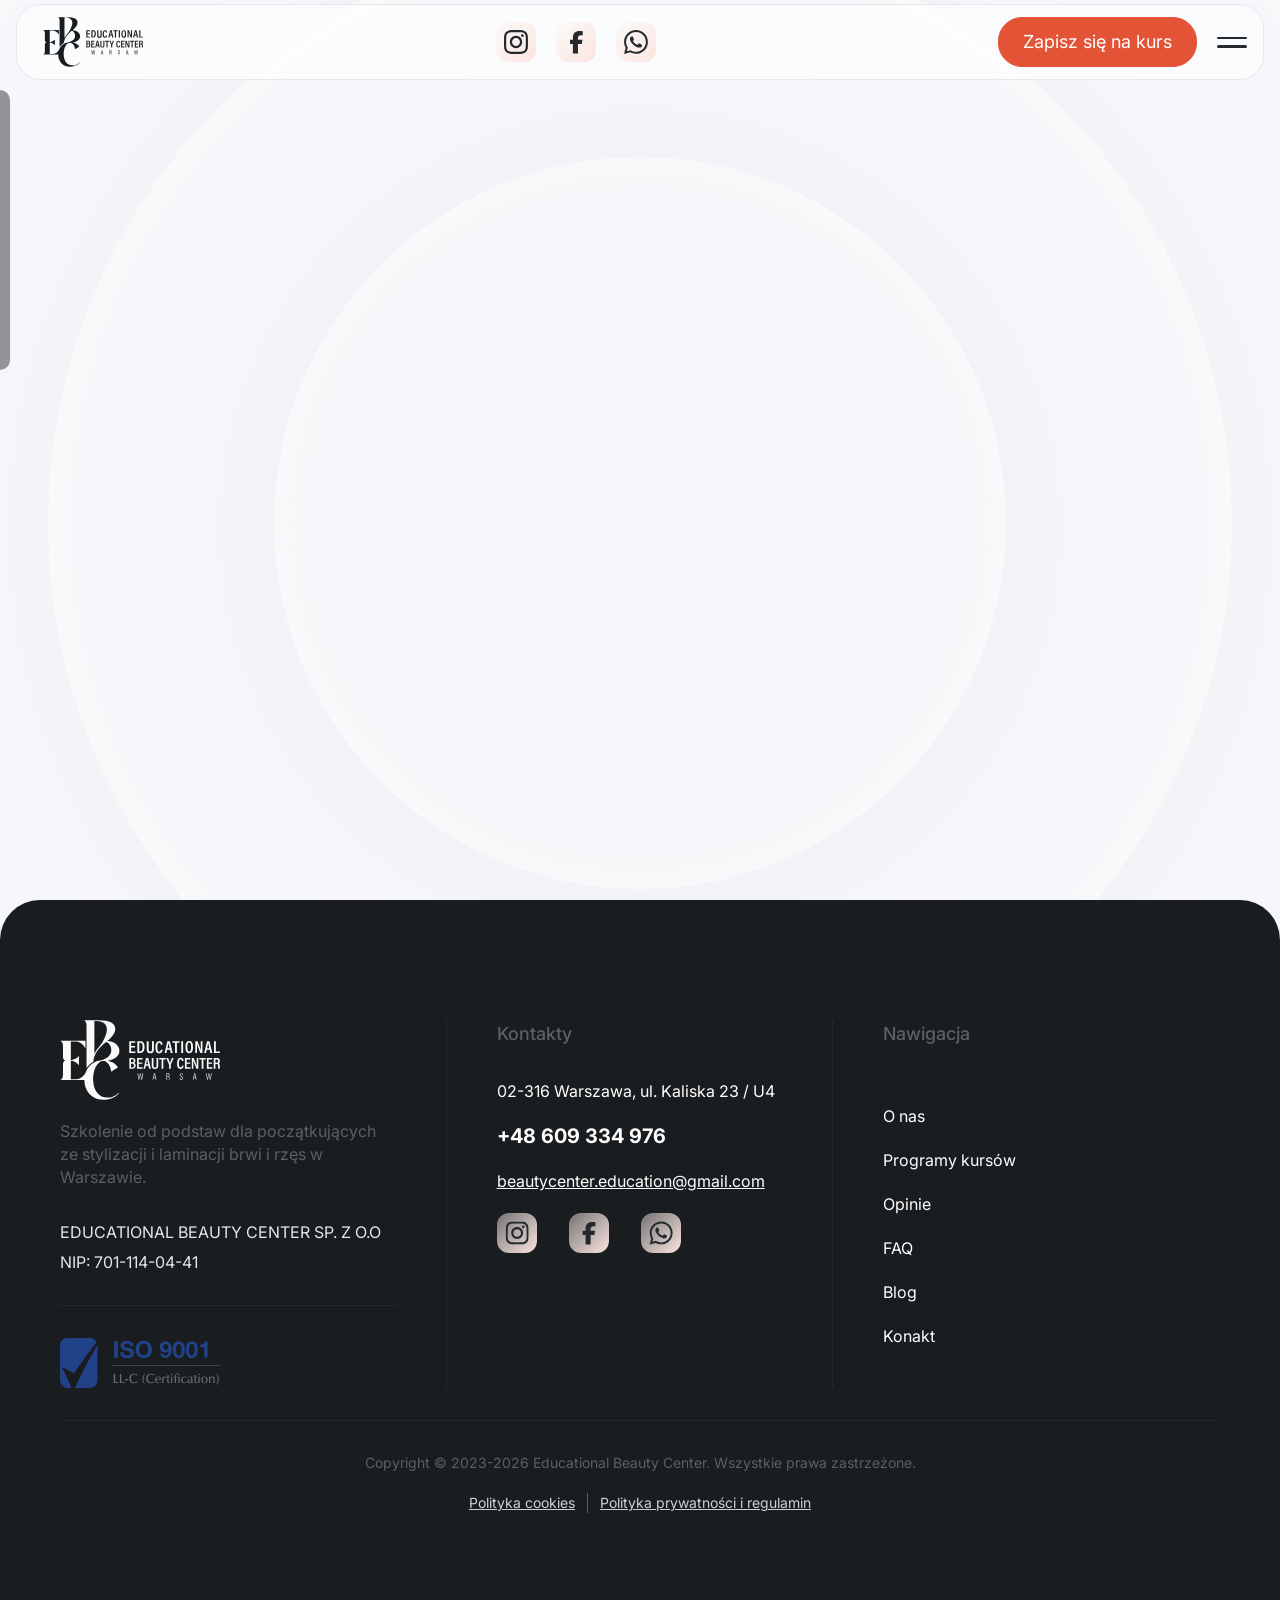
<file: thanks-page.html>
<!doctype html>
<html lang="pl">
	<head>
		<style data-fls-preloader="true" rel="preload">
			body>*:not(.fls-preloader) {
		opacity: 0;
		visibility: hidden;
	}

	[data-fls-preloader-loaded] body>*:not(.fls-preloader) {
		transition: opacity 0.5s ease 0s;
		opacity: 1;
		visibility: visible;
	}
		</style>
		<meta charset="UTF-8">
		<meta name="viewport" content="width=device-width, initial-scale=1.0">
		<link rel="shortcut icon" href="./assets/img/favicon.ico">
		<script src="https://static.elfsight.com/platform/platform.js?v=1774468129176" async></script>
		<title>Thank Page</title>
		<link rel="modulepreload" crossorigin href="./js/common.min.js?v=1774468129176">
		<script type="module" crossorigin="" src="./js/common.min2.js?v=1774468129176"></script>
		<script type="module" crossorigin="" src="./js/index.min2.js?v=1774468129176"></script>
		<link rel="stylesheet" crossorigin="" href="./css/common.min.css?v=1774468129176">
		<link rel="stylesheet" crossorigin="" href="./css/index.min2.css?v=1774468129176">
		<link rel="stylesheet" crossorigin="" href="./css/thanks-page.min.css?v=1774468129176">
	</head>
	<body>
		<div class="wrapper">
			<header data-fls-header="" class="header">
				<div class="header__container">
					<a href="index.html" class="header__logo">
						<img src="./assets/img/logo.svg" alt="Logo">
					</a>
					<div class="header__menu menu">
						<nav class="menu__body">
							<ul class="menu__list">
								<li class="menu__item">
									<a href="#" class="menu__link">O nas</a>
								</li>
								<li class="menu__item">
									<div class="menu__item-row">
										<a href="#" class="menu__link menu__link--parent">Programy kursów</a>
										<button type="button" class="menu__toggle">
											<!-- <img src="@img/icons/arrow-breadcrumbs.svg" alt="arrow"> -->
											<svg width="9" height="17" viewbox="0 0 9 17" fill="none" xmlns="http://www.w3.org/2000/svg">
												<path d="M0.75 0.75L8.25 8.25L0.749999 15.75" stroke="#596066" stroke-width="1.5" stroke-linecap="round" stroke-linejoin="round"></path>
											</svg>
										</button>
									</div>
									<div class="menu__external">
										<div class="menu__box sub-menu">
											<div class="sub-menu__wrapper">
												<ul class="sub-menu__list">
													<li class="sub-menu__item">
														<a href="#" class="sub-menu__link">
															Stylizacja brwi
															<svg width="8" height="14" viewbox="0 0 8 14" fill="none" xmlns="http://www.w3.org/2000/svg">
																<path d="M0.75 0.75L7 7L0.749999 13.25" stroke="black" stroke-width="1.5" stroke-linecap="round" stroke-linejoin="round"></path>
															</svg>
														</a>
														<div class="sub-menu__content">
															<ul>
																<li>
																	<a href="#">Stylizacja i laminacja brwi oraz rzęs 2w1</a>
																</li>
																<li>
																	<a href="#">Stylizacja i laminacja brwi</a>
																</li>
																<li>
																	<a href="#">Laminacja brwi i rzęs + pielęgnacja</a>
																</li>
															</ul>
														</div>
													</li>
													<li class="sub-menu__item">
														<a href="#" class="sub-menu__link">
															Stylizacja rzęs
															<svg width="8" height="14" viewbox="0 0 8 14" fill="none" xmlns="http://www.w3.org/2000/svg">
																<path d="M0.75 0.75L7 7L0.749999 13.25" stroke="black" stroke-width="1.5" stroke-linecap="round" stroke-linejoin="round"></path>
															</svg>
														</a>
														<div class="sub-menu__content">
															<ul>
																<li>
																	<a href="#">Kurs rzęs 1</a>
																</li>
																<li>
																	<a href="#">Kurs rzęs 2</a>
																</li>
															</ul>
														</div>
													</li>
													<li class="sub-menu__item">
														<a href="#" class="sub-menu__link">
															Depilacja
															<svg width="8" height="14" viewbox="0 0 8 14" fill="none" xmlns="http://www.w3.org/2000/svg">
																<path d="M0.75 0.75L7 7L0.749999 13.25" stroke="black" stroke-width="1.5" stroke-linecap="round" stroke-linejoin="round"></path>
															</svg>
														</a>
														<div class="sub-menu__content">
															<ul>
																<li>
																	<a href="#">Depilacja kurs</a>
																</li>
															</ul>
														</div>
													</li>
													<li class="sub-menu__item">
														<a href="#" class="sub-menu__link">
															Masaż
															<svg width="8" height="14" viewbox="0 0 8 14" fill="none" xmlns="http://www.w3.org/2000/svg">
																<path d="M0.75 0.75L7 7L0.749999 13.25" stroke="black" stroke-width="1.5" stroke-linecap="round" stroke-linejoin="round"></path>
															</svg>
														</a>
														<div class="sub-menu__content">
															<ul>
																<li>
																	<a href="#">Masaż kurs</a>
																</li>
															</ul>
														</div>
													</li>
													<li class="sub-menu__item sub-menu__item--bt">
														<a href="#" class="sub-menu__link">
															<span>Szkolenia online</span>
															<svg width="8" height="14" viewbox="0 0 8 14" fill="none" xmlns="http://www.w3.org/2000/svg">
																<path d="M0.75 0.75L7 7L0.749999 13.25" stroke="black" stroke-width="1.5" stroke-linecap="round" stroke-linejoin="round"></path>
															</svg>
														</a>
														<div class="sub-menu__content sub-menu__content--pos">
															<ul>
																<li>
																	<a href="#">Masaż kurs</a>
																</li>
															</ul>
														</div>
													</li>
												</ul>
											</div>
										</div>
									</div>
								</li>
								<li class="menu__item">
									<a href="#" class="menu__link">Opinie</a>
								</li>
								<li class="menu__item">
									<a href="#" class="menu__link">FAQ</a>
								</li>
								<li class="menu__item">
									<a href="#" class="menu__link">Blog</a>
								</li>
								<li class="menu__item">
									<a href="#footer" class="menu__link">Kontakt</a>
								</li>
							</ul>
							<div class="menu__contacts">
								<a href="tel:48609334976" class="menu__phone">
									<img src="./assets/img/icons/phone-mobile.svg" alt="icon">
									+48 609 334 976
								</a>
								<a href="mailto:beautycenter.education@gmail.com" class="menu__mail">
									<img src="./assets/img/icons/envelope.svg" alt="icon">
									beautycenter.education@gmail.com
								</a>
							</div>
						</nav>
					</div>
					<ul data-fls-dynamic=".menu__body, 767.98" class="header__social social-header">
						<li class="social-header__item">
							<a href="#" class="social-header__link">
								<svg viewbox="0 0 24 24" fill="none" xmlns="http://www.w3.org/2000/svg">
									<g clip-path="url(#clip0_9004_758)">
										<path d="M12 2.16094C15.2063 2.16094 15.5859 2.175 16.8469 2.23125C18.0187 2.28281 18.6516 2.47969 19.0734 2.64375C19.6313 2.85938 20.0344 3.12188 20.4516 3.53906C20.8734 3.96094 21.1313 4.35938 21.3469 4.91719C21.5109 5.33906 21.7078 5.97656 21.7594 7.14375C21.8156 8.40937 21.8297 8.78906 21.8297 11.9906C21.8297 15.1969 21.8156 15.5766 21.7594 16.8375C21.7078 18.0094 21.5109 18.6422 21.3469 19.0641C21.1313 19.6219 20.8687 20.025 20.4516 20.4422C20.0297 20.8641 19.6313 21.1219 19.0734 21.3375C18.6516 21.5016 18.0141 21.6984 16.8469 21.75C15.5813 21.8062 15.2016 21.8203 12 21.8203C8.79375 21.8203 8.41406 21.8062 7.15313 21.75C5.98125 21.6984 5.34844 21.5016 4.92656 21.3375C4.36875 21.1219 3.96562 20.8594 3.54844 20.4422C3.12656 20.0203 2.86875 19.6219 2.65312 19.0641C2.48906 18.6422 2.29219 18.0047 2.24062 16.8375C2.18438 15.5719 2.17031 15.1922 2.17031 11.9906C2.17031 8.78438 2.18438 8.40469 2.24062 7.14375C2.29219 5.97187 2.48906 5.33906 2.65312 4.91719C2.86875 4.35938 3.13125 3.95625 3.54844 3.53906C3.97031 3.11719 4.36875 2.85938 4.92656 2.64375C5.34844 2.47969 5.98594 2.28281 7.15313 2.23125C8.41406 2.175 8.79375 2.16094 12 2.16094ZM12 0C8.74219 0 8.33438 0.0140625 7.05469 0.0703125C5.77969 0.126563 4.90312 0.332812 4.14375 0.628125C3.35156 0.9375 2.68125 1.34531 2.01562 2.01562C1.34531 2.68125 0.9375 3.35156 0.628125 4.13906C0.332812 4.90313 0.126563 5.775 0.0703125 7.05C0.0140625 8.33437 0 8.74219 0 12C0 15.2578 0.0140625 15.6656 0.0703125 16.9453C0.126563 18.2203 0.332812 19.0969 0.628125 19.8563C0.9375 20.6484 1.34531 21.3188 2.01562 21.9844C2.68125 22.65 3.35156 23.0625 4.13906 23.3672C4.90313 23.6625 5.775 23.8687 7.05 23.925C8.32969 23.9812 8.7375 23.9953 11.9953 23.9953C15.2531 23.9953 15.6609 23.9812 16.9406 23.925C18.2156 23.8687 19.0922 23.6625 19.8516 23.3672C20.6391 23.0625 21.3094 22.65 21.975 21.9844C22.6406 21.3188 23.0531 20.6484 23.3578 19.8609C23.6531 19.0969 23.8594 18.225 23.9156 16.95C23.9719 15.6703 23.9859 15.2625 23.9859 12.0047C23.9859 8.74688 23.9719 8.33906 23.9156 7.05938C23.8594 5.78438 23.6531 4.90781 23.3578 4.14844C23.0625 3.35156 22.6547 2.68125 21.9844 2.01562C21.3188 1.35 20.6484 0.9375 19.8609 0.632812C19.0969 0.3375 18.225 0.13125 16.95 0.075C15.6656 0.0140625 15.2578 0 12 0Z"></path>
										<path d="M12 5.83594C8.59688 5.83594 5.83594 8.59688 5.83594 12C5.83594 15.4031 8.59688 18.1641 12 18.1641C15.4031 18.1641 18.1641 15.4031 18.1641 12C18.1641 8.59688 15.4031 5.83594 12 5.83594ZM12 15.9984C9.79219 15.9984 8.00156 14.2078 8.00156 12C8.00156 9.79219 9.79219 8.00156 12 8.00156C14.2078 8.00156 15.9984 9.79219 15.9984 12C15.9984 14.2078 14.2078 15.9984 12 15.9984Z"></path>
										<path d="M19.8469 5.59214C19.8469 6.38902 19.2 7.0312 18.4078 7.0312C17.6109 7.0312 16.9688 6.38433 16.9688 5.59214C16.9688 4.79526 17.6156 4.15308 18.4078 4.15308C19.2 4.15308 19.8469 4.79995 19.8469 5.59214Z"></path>
									</g>
									<defs>
										<clipPath id="clip0_9004_758">
											<rect width="24" height="24" fill="white"></rect>
										</clipPath>
									</defs>
								</svg>
							</a>
						</li>
						<li class="social-header__item">
							<a href="#" class="social-header__link">
								<svg viewbox="0 0 24 24" fill="none" xmlns="http://www.w3.org/2000/svg">
									<path d="M8.88629 14.0889V23.3906H13.9592V14.0889H17.7419L18.5291 9.81193H13.9592V8.29881C13.9592 6.03788 14.8469 5.172 17.1384 5.172C17.8513 5.172 18.4242 5.18949 18.7565 5.22448V1.34548C18.1312 1.17493 16.6005 1 15.7172 1C11.0423 1 8.88629 3.20845 8.88629 7.97082V9.81193H6V14.0889H8.88629Z" fill="#24292E"></path>
								</svg>
							</a>
						</li>
						<li class="social-header__item">
							<a href="#" class="social-header__link">
								<svg viewbox="0 0 24 24" fill="none" xmlns="http://www.w3.org/2000/svg">
									<path d="M0 23.9999L1.687 17.837C0.645998 16.033 0.0989998 13.988 0.0999998 11.891C0.103 5.33499 5.43799 0 11.993 0C15.174 0.000999998 18.16 1.24 20.406 3.48799C22.6509 5.73599 23.8869 8.72398 23.8859 11.902C23.8829 18.459 18.548 23.7939 11.993 23.7939C10.003 23.7929 8.04198 23.2939 6.30499 22.346L0 23.9999ZM6.59698 20.193C8.27298 21.188 9.87298 21.784 11.989 21.785C17.437 21.785 21.875 17.351 21.878 11.9C21.88 6.43798 17.463 2.01 11.997 2.008C6.54499 2.008 2.11 6.44199 2.108 11.892C2.107 14.117 2.75899 15.783 3.85399 17.526L2.85499 21.174L6.59698 20.193ZM17.984 14.729C17.91 14.605 17.712 14.531 17.414 14.382C17.117 14.233 15.656 13.514 15.383 13.415C15.111 13.316 14.913 13.266 14.714 13.564C14.516 13.861 13.946 14.531 13.773 14.729C13.6 14.927 13.426 14.952 13.129 14.803C12.832 14.654 11.874 14.341 10.739 13.328C9.85598 12.54 9.25898 11.567 9.08598 11.269C8.91298 10.972 9.06798 10.811 9.21598 10.663C9.34998 10.53 9.51298 10.316 9.66198 10.142C9.81298 9.96998 9.86198 9.84598 9.96198 9.64698C10.061 9.44898 10.012 9.27498 9.93698 9.12598C9.86198 8.97798 9.26798 7.51498 9.02098 6.91998C8.77898 6.34099 8.53398 6.41899 8.35198 6.40999L7.78198 6.39999C7.58398 6.39999 7.26198 6.47399 6.98998 6.77199C6.71798 7.06998 5.94999 7.78798 5.94999 9.25098C5.94999 10.714 7.01498 12.127 7.16298 12.325C7.31198 12.523 9.25798 15.525 12.239 16.812C12.948 17.118 13.502 17.301 13.933 17.438C14.645 17.664 15.293 17.632 15.805 17.556C16.376 17.471 17.563 16.837 17.811 16.143C18.059 15.448 18.059 14.853 17.984 14.729Z" fill="#24292E"></path>
								</svg>
							</a>
						</li>
					</ul>
					<div class="header__actions">
						<!-- <a href="#contacts" data-fls-button class="header__button button">Kupuję kurs</a> -->
						<div data-fls-dynamic=".menu__list, 1300" class="header__line">
							<select name="lang" class="header__lang" data-fls-select="">
								<!--
<option value="1" selected>PL polski</option>
<option value="2">UA українська</option>
<option value="3">RU русский</option>
-->
								<option value="1" selected>PL</option>
								<option value="2">UA</option>
								<option value="3">RU</option>
							</select>
						</div>
						<a href="#" data-fls-button="" class="header__button button">Zapisz się na kurs</a>
						<button type="button" data-fls-menu="" class="icon-menu">
							<span></span>
						</button>
					</div>
				</div>
			</header>
			<main class="page">
				<div class="page__thanks-page">
					<div class="thanks-page">
						<div class="thanks-page__container">
							<div class="thanks-page__content">
								<span data-fls-watcher="" data-fls-watcher-once="" data-fls-watcher-threshold="0.1" class="thanks-page__icon">
									<img src="./assets/img/icons/success-big.svg" alt="icon">
								</span>
								<h3 data-fls-watcher="" data-fls-watcher-once="" data-fls-watcher-threshold="0.1" class="thanks-page__title">Dziękujemy! Twoje zgłoszenie zostało wysłane poprawnie.</h3>
								<div data-fls-watcher="" data-fls-watcher-once="" data-fls-watcher-threshold="0.1" class="thanks-page__text">
									<p>
										Skontaktujemy się z Tobą w ciągu 24 godzin, aby potwierdzić zapis i ustalić szczegóły.
									</p>
									<p>Cieszymy się, że dołączasz do grona naszych kursantek! ❤️</p>
								</div>
							</div>
							<a data-fls-watcher="" data-fls-watcher-once="" data-fls-watcher-threshold="0.1" href="#" data-fls-button="" class="thanks-page__button button button--border">
								Powrót do stronę główną
								<svg viewbox="0 0 17 17" fill="none" xmlns="http://www.w3.org/2000/svg">
									<path fill-rule="evenodd" clip-rule="evenodd" d="M4.5 4.91738e-07L15.75 0C15.9489 0 16.1397 0.0790176 16.2803 0.21967C16.421 0.360322 16.5 0.551088 16.5 0.75V12C16.5 12.4142 16.1642 12.75 15.75 12.75C15.3358 12.75 15 12.4142 15 12V2.56066L1.28033 16.2803C0.987437 16.5732 0.512563 16.5732 0.21967 16.2803C-0.0732233 15.9874 -0.0732233 15.5126 0.21967 15.2197L13.9393 1.5L4.5 1.5C4.08579 1.5 3.75 1.16421 3.75 0.75C3.75 0.335787 4.08579 4.91738e-07 4.5 4.91738e-07Z"></path>
								</svg>
							</a>
						</div>
					</div>
				</div>
			</main>
			<footer id="footer" data-fls-footer="" class="footer">
				<div class="footer__container">
					<div class="footer__top">
						<div class="footer__column">
							<div class="footer__box-column">
								<div class="footer__logo">
									<img src="./assets/img/logo-dark.svg" alt="Logo">
								</div>
								<div class="footer__text">
									<p>
										Szkolenie od podstaw dla początkujących ze stylizacji i laminacji brwi i rzęs w Warszawie.
									</p>
								</div>
								<ul class="footer__info info-footer">
									<li class="info-footer__item">
										<span>EDUCATIONAL BEAUTY CENTER SP. Z O.O</span>
										<span>NIP: 701-114-04-41</span>
									</li>
									<li class="info-footer__item info-footer__item--logo">
										<img src="./assets/img/client_logo_iso.svg" alt="Logo">
									</li>
								</ul>
							</div>
						</div>
						<div class="footer__column">
							<div class="footer__box-column">
								<div class="footer__subtitle">Kontakty</div>
								<div class="footer__contacts contacts-footer">
									<div class="contacts-footer__adress">02-316 Warszawa, ul. Kaliska 23 / U4</div>
									<div class="contacts-footer__tel">
										<a href="tel:48609334976">+48 609 334 976</a>
									</div>
									<div class="contacts-footer__mail">
										<a href="mailto:beautycenter.education@gmail.com">beautycenter.education@gmail.com</a>
									</div>
									<ul class="contacts-footer__social social-footer">
										<li class="social-footer__item">
											<a href="https://www.instagram.com/ebc.warszawa" target="_blank" class="social-footer__link">
												<svg width="25" height="24" viewbox="0 0 25 24" fill="none" xmlns="http://www.w3.org/2000/svg">
													<g clip-path="url(#clip0_6001_3079)">
														<path d="M12.6666 2.16094C15.8729 2.16094 16.2526 2.175 17.5135 2.23125C18.6854 2.28281 19.3182 2.47969 19.7401 2.64375C20.2979 2.85938 20.701 3.12188 21.1182 3.53906C21.5401 3.96094 21.7979 4.35938 22.0135 4.91719C22.1776 5.33906 22.3744 5.97656 22.426 7.14375C22.4823 8.40937 22.4963 8.78906 22.4963 11.9906C22.4963 15.1969 22.4823 15.5766 22.426 16.8375C22.3744 18.0094 22.1776 18.6422 22.0135 19.0641C21.7979 19.6219 21.5354 20.025 21.1182 20.4422C20.6963 20.8641 20.2979 21.1219 19.7401 21.3375C19.3182 21.5016 18.6807 21.6984 17.5135 21.75C16.2479 21.8062 15.8682 21.8203 12.6666 21.8203C9.46038 21.8203 9.08069 21.8062 7.81975 21.75C6.64788 21.6984 6.01506 21.5016 5.59319 21.3375C5.03538 21.1219 4.63225 20.8594 4.21506 20.4422C3.79319 20.0203 3.53538 19.6219 3.31975 19.0641C3.15569 18.6422 2.95881 18.0047 2.90725 16.8375C2.851 15.5719 2.83694 15.1922 2.83694 11.9906C2.83694 8.78438 2.851 8.40469 2.90725 7.14375C2.95881 5.97187 3.15569 5.33906 3.31975 4.91719C3.53538 4.35938 3.79788 3.95625 4.21506 3.53906C4.63694 3.11719 5.03538 2.85938 5.59319 2.64375C6.01506 2.47969 6.65256 2.28281 7.81975 2.23125C9.08069 2.175 9.46038 2.16094 12.6666 2.16094ZM12.6666 0C9.40881 0 9.001 0.0140625 7.72131 0.0703125C6.44631 0.126563 5.56975 0.332812 4.81038 0.628125C4.01819 0.9375 3.34788 1.34531 2.68225 2.01562C2.01194 2.68125 1.60413 3.35156 1.29475 4.13906C0.999438 4.90313 0.793188 5.775 0.736938 7.05C0.680688 8.33437 0.666626 8.74219 0.666626 12C0.666626 15.2578 0.680688 15.6656 0.736938 16.9453C0.793188 18.2203 0.999438 19.0969 1.29475 19.8563C1.60413 20.6484 2.01194 21.3188 2.68225 21.9844C3.34788 22.65 4.01819 23.0625 4.80569 23.3672C5.56975 23.6625 6.44163 23.8687 7.71663 23.925C8.99631 23.9812 9.40413 23.9953 12.6619 23.9953C15.9198 23.9953 16.3276 23.9812 17.6073 23.925C18.8823 23.8687 19.7588 23.6625 20.5182 23.3672C21.3057 23.0625 21.976 22.65 22.6416 21.9844C23.3073 21.3188 23.7197 20.6484 24.0244 19.8609C24.3197 19.0969 24.526 18.225 24.5823 16.95C24.6385 15.6703 24.6526 15.2625 24.6526 12.0047C24.6526 8.74688 24.6385 8.33906 24.5823 7.05938C24.526 5.78438 24.3197 4.90781 24.0244 4.14844C23.7291 3.35156 23.3213 2.68125 22.651 2.01562C21.9854 1.35 21.3151 0.9375 20.5276 0.632812C19.7635 0.3375 18.8916 0.13125 17.6166 0.075C16.3323 0.0140625 15.9244 0 12.6666 0Z" fill="#24292E"></path>
														<path d="M12.6666 5.83594C9.2635 5.83594 6.50256 8.59688 6.50256 12C6.50256 15.4031 9.2635 18.1641 12.6666 18.1641C16.0698 18.1641 18.8307 15.4031 18.8307 12C18.8307 8.59688 16.0698 5.83594 12.6666 5.83594ZM12.6666 15.9984C10.4588 15.9984 8.66819 14.2078 8.66819 12C8.66819 9.79219 10.4588 8.00156 12.6666 8.00156C14.8744 8.00156 16.6651 9.79219 16.6651 12C16.6651 14.2078 14.8744 15.9984 12.6666 15.9984Z" fill="#24292E"></path>
														<path d="M20.5135 5.59238C20.5135 6.38926 19.8666 7.03145 19.0744 7.03145C18.2776 7.03145 17.6354 6.38457 17.6354 5.59238C17.6354 4.79551 18.2823 4.15332 19.0744 4.15332C19.8666 4.15332 20.5135 4.8002 20.5135 5.59238Z" fill="#24292E"></path>
													</g>
													<defs>
														<clipPath id="clip0_6001_3079">
															<rect width="24" height="24" fill="white" transform="translate(0.666626)"></rect>
														</clipPath>
													</defs>
												</svg>
											</a>
										</li>
										<li class="social-footer__item">
											<a href="https://www.facebook.com/ebc.warszawa" target="_blank" class="social-footer__link">
												<svg width="14" height="23" viewbox="0 0 14 23" fill="none" xmlns="http://www.w3.org/2000/svg">
													<path d="M3.55291 13.0889V22.3906H8.62578V13.0889H12.4086L13.1957 8.81193H8.62578V7.29881C8.62578 5.03788 9.51354 4.172 11.8051 4.172C12.5179 4.172 13.0908 4.18949 13.4231 4.22448V0.34548C12.7978 0.174927 11.2672 0 10.3838 0C5.70888 0 3.55291 2.20845 3.55291 6.97082V8.81193H0.666626V13.0889H3.55291Z" fill="#24292E"></path>
												</svg>
											</a>
										</li>
										<li class="social-footer__item">
											<a href="https://wa.me/48609334976" target="_blank" class="social-footer__link">
												<svg width="25" height="24" viewbox="0 0 25 24" fill="none" xmlns="http://www.w3.org/2000/svg">
													<path d="M0.666626 23.9999L2.35362 17.837C1.31262 16.033 0.765626 13.988 0.766626 11.891C0.769626 5.33499 6.10461 0 12.6596 0C15.8406 0.000999998 18.8266 1.24 21.0726 3.48799C23.3176 5.73599 24.5536 8.72398 24.5526 11.902C24.5496 18.459 19.2146 23.7939 12.6596 23.7939C10.6696 23.7929 8.70861 23.2939 6.97161 22.346L0.666626 23.9999ZM7.26361 20.193C8.93961 21.188 10.5396 21.784 12.6556 21.785C18.1036 21.785 22.5416 17.351 22.5446 11.9C22.5466 6.43798 18.1296 2.01 12.6636 2.008C7.21161 2.008 2.77662 6.44199 2.77462 11.892C2.77362 14.117 3.42562 15.783 4.52062 17.526L3.52162 21.174L7.26361 20.193ZM18.6506 14.729C18.5766 14.605 18.3786 14.531 18.0806 14.382C17.7836 14.233 16.3226 13.514 16.0496 13.415C15.7776 13.316 15.5796 13.266 15.3806 13.564C15.1826 13.861 14.6126 14.531 14.4396 14.729C14.2666 14.927 14.0926 14.952 13.7956 14.803C13.4986 14.654 12.5406 14.341 11.4056 13.328C10.5226 12.54 9.9256 11.567 9.7526 11.269C9.57961 10.972 9.7346 10.811 9.8826 10.663C10.0166 10.53 10.1796 10.316 10.3286 10.142C10.4796 9.96998 10.5286 9.84598 10.6286 9.64698C10.7276 9.44898 10.6786 9.27498 10.6036 9.12598C10.5286 8.97798 9.93461 7.51498 9.68761 6.91998C9.44561 6.34099 9.20061 6.41899 9.01861 6.40999L8.44861 6.39999C8.25061 6.39999 7.92861 6.47399 7.65661 6.77199C7.38461 7.06998 6.61661 7.78798 6.61661 9.25098C6.61661 10.714 7.68161 12.127 7.82961 12.325C7.97861 12.523 9.9246 15.525 12.9056 16.812C13.6146 17.118 14.1686 17.301 14.5996 17.438C15.3116 17.664 15.9596 17.632 16.4716 17.556C17.0426 17.471 18.2296 16.837 18.4776 16.143C18.7256 15.448 18.7256 14.853 18.6506 14.729Z" fill="#24292E"></path>
												</svg>
											</a>
										</li>
									</ul>
								</div>
							</div>
						</div>
						<div class="footer__column">
							<div class="footer__subtitle">Nawigacja</div>
							<nav class="footer__nav menu-footer">
								<ul class="menu-footer__list">
									<li class="menu-footer__item">
										<a href="#" class="menu-footer__link">O nas</a>
									</li>
									<li class="menu-footer__item">
										<a href="#" class="menu-footer__link">Programy kursów</a>
									</li>
									<li class="menu-footer__item">
										<a href="#" class="menu-footer__link">Opinie</a>
									</li>
									<li class="menu-footer__item">
										<a href="#" class="menu-footer__link">FAQ</a>
									</li>
									<li class="menu-footer__item">
										<a href="#" class="menu-footer__link">Blog</a>
									</li>
									<li class="menu-footer__item">
										<a href="#" class="menu-footer__link">Konakt</a>
									</li>
								</ul>
							</nav>
						</div>
					</div>
					<div class="footer__bottom">
						<div class="footer__copy">Copyright © 2023-2026 Educational Beauty Center. Wszystkie prawa zastrzeżone.</div>
						<div class="footer__actions actions-footer">
							<div class="actions-footer__item">
								<a href="privacy-cookies.html" class="actions-footer__link">Polityka cookies</a>
							</div>
							<div class="actions-footer__item">
								<a href="privacy-policy.html" class="actions-footer__link">Polityka prywatności i regulamin</a>
							</div>
						</div>
					</div>
				</div>
			</footer>
		</div>
		<ul id="fls-dev-panel">
			<li>
				<a href="thanks-page.html">thanks-page</a>
			</li>
			<li>
				<a href="programs-course.html">programs-course</a>
			</li>
			<li>
				<a href="page-error.html">page-error</a>
			</li>
			<li>
				<a href="online-learning.html">online-learning</a>
			</li>
			<li>
				<a href="index.html">index</a>
			</li>
			<li>
				<a href="course.html">course</a>
			</li>
			<li>
				<a href="contacts.html">contacts</a>
			</li>
			<li>
				<a href="blog.html">blog</a>
			</li>
			<li>
				<a href="article-blog.html">article-blog</a>
			</li>
			<li>
				<a href="about-us.html">about-us</a>
			</li>
		</ul>
		<style>
			#fls-dev-panel{
				position: fixed;
				left: 10px;
				padding: 15px 25px 15px 15px;
				border-radius: 0 10px 10px 0;
				top: 10%;
				color: #ffffff;
				background-color: rgba(51, 51, 51, 0.5);
				transform: translate(-100%, 0px);
				max-height: 80svh;
				overflow: auto;
				transition: all 300ms;
				z-index: 9999;
				font-family: Arial, "Helvetica Neue", Helvetica, sans-serif;
			}
			#fls-dev-panel li{
				list-style:none;
			}
			#fls-dev-panel hr{
				border-bottom: 1px solid;
			}
			#fls-dev-panel:hover{
				left: 0px;
				transform: translate(0, 0);
			}
			#fls-dev-panel a{
				text-decoration: none;
				color: inherit;
			}
			#fls-dev-panel a:hover {
				text-decoration: underline;
			}
			#fls-dev-panel li:not(:last-child) {
				margin-bottom: 10px;
			}
		</style>
	</body>
</html>
</file>
<file: css/index.min2.css>
.hero__box{background:linear-gradient(134.71deg,rgba(245,246,250,.6),#f5f6fa);border-radius:2.5rem;margin:0 auto;max-width:118rem;padding-bottom:7.5rem;padding-top:12.5rem;position:relative}.hero__box:before{background:url(../assets/img/bg-hero.svg) 0 0 no-repeat;background-position:bottom;background-size:cover;content:"";height:100%;left:0;position:absolute;top:-20%;transform:translateX(-50%);transform:scale(1.2);width:100%;z-index:1}.hero__container{display:grid;position:relative;row-gap:7.5rem;z-index:2}.hero__top{gap:3.75rem;grid-template-columns:repeat(2,1fr)}.content-hero,.hero__top{display:grid}.content-hero__subtitle{align-items:center;color:#2597d0;column-gap:.625rem;display:flex;font-size:.875rem;font-weight:500;line-height:1.5}.content-hero__subtitle:not(:last-child){margin-bottom:1.25rem}.content-hero__subtitle:before{background:url(../assets/img/icons/rectangle-blue.svg) 0 0 no-repeat;background-size:contain;content:"";flex:0 0 0.4375rem;height:.4375rem;transform:translateY(-.0625rem);width:.4375rem}.content-hero__title{font-size:2.25rem;font-weight:700;letter-spacing:-2%;line-height:1.2;max-width:27.5rem}.content-hero__title:not(:last-child){margin-bottom:1rem}.content-hero__text{color:#454c52;line-height:1.5}.content-hero__text:not(:last-child){margin-bottom:2rem}.content-hero__list{display:grid;row-gap:.75rem}.content-hero__list:not(:last-child){margin-bottom:2rem}.content-hero__item{align-items:center;color:#454c52;column-gap:.75rem;display:flex;line-height:1.5}.content-hero__item img{flex:0 0 1.25rem;height:1.25rem;width:1.25rem}.content-hero__btns{align-items:center;display:flex;gap:1.25rem}.video__box{position:relative}.video__item{aspect-ratio:630/400;border-radius:1.5rem;height:100%;object-fit:cover;width:100%}.nav-video{height:100%;left:0;opacity:1;position:absolute;top:0;transition:opacity .3s ease;width:100%}.nav-video.hidden{opacity:0;pointer-events:none}.nav-video__btn-play{background-color:#1a1d1f;border-radius:50%;height:3.4375rem;left:50%;position:absolute;top:50%;transform:translate(-50%,-50%);width:3.4375rem}.nav-video__btn-play img{height:1.375rem;width:1.375rem}.nav-video__btn-pause{background-color:#1a1d1f;border-radius:50%;height:3.4375rem;left:50%;position:absolute;top:50%;transform:translate(-50%,-50%);width:3.4375rem}.nav-video__btn-mute,.nav-video__btn-pause img{height:1.375rem;width:1.375rem}.nav-video__btn-mute{bottom:.9375rem;left:1.875rem;position:absolute}.nav-video__btn-mute img{width:100%}.nav-video__btn-fullscreen{bottom:.9375rem;cursor:pointer;height:1.375rem;position:absolute;right:1.875rem;width:1.375rem}.nav-video__btn-fullscreen img{width:100%}.content-hero__item,.content-hero__subtitle,.content-hero__text,.content-hero__title,.hero__button,.hero__video{animation:fadeUp .7s ease forwards;opacity:0}.content-hero__subtitle{animation-delay:.6s}.content-hero__title{animation-delay:.9s}.content-hero__text{animation-delay:1.2s}.content-hero__item:first-child{animation-delay:1.5s}.content-hero__item:nth-child(2){animation-delay:1.8s}.content-hero__item:nth-child(3){animation-delay:2.1s}.hero__button:first-child{animation-delay:2.4s}.hero__button:nth-child(2){animation-delay:2.7s}.hero__video{animation-delay:.9s}@keyframes fadeUp{0%{opacity:0;transform:translateY(1.25rem)}to{opacity:1;transform:translateY(0)}}.benefits{padding-bottom:3.75rem;padding-top:7.5rem}.benefits__container{display:grid;row-gap:3.75rem}.benefits__header-block{opacity:0;transform:translateY(10%);transition:opacity .7s,transform .7s}.benefits__header-block.--watcher-view{opacity:1;transform:translateY(0)}.benefits__list{display:grid;gap:1.25rem;grid-template-columns:repeat(3,1fr)}.benefits__item{opacity:0;transform:translateY(7%)}.benefits__item:nth-child(3n+1){transition:opacity .7s,transform .7s}.benefits__item:nth-child(3n+2){transition:opacity .7s .3s,transform .7s .3s}.benefits__item:nth-child(3n+3){transition:opacity .7s .6s,transform .7s .6s}.benefits__item.--watcher-view{opacity:1;transform:translateY(0)}.item-benefits{background:linear-gradient(134.71deg,rgba(245,246,250,.6),#f5f6fa);border:.0625rem solid #e5e7ea;border-radius:1.5rem;display:grid;padding:1.25rem}.item-benefits__icon{height:2.5rem;justify-self:center;width:2.875rem}.item-benefits__icon:not(:last-child){margin-bottom:2.75rem}.item-benefits__subtitle{color:#24292e;font-size:1.25rem;font-weight:700;justify-self:center;line-height:1.2;text-align:center}.item-benefits__subtitle:not(:last-child){margin-bottom:1.25rem}.item-benefits__text{color:#454c52;line-height:1.5}.gallery{padding-bottom:3.75rem;padding-top:3.75rem}.gallery__container{display:grid;row-gap:3.75rem}.gallery__header-block{opacity:0;transform:translateY(10%);transition:opacity .7s,transform .7s}.gallery__header-block.--watcher-view{opacity:1;transform:translateY(0)}.gallery__box-pc{display:grid;gap:.5rem;grid-template-columns:repeat(4,1fr)}.gallery__item{aspect-ratio:1/1;border-radius:1rem;overflow:hidden}.gallery__item img{height:100%;object-fit:cover;transition:scale .3s;width:100%}.gallery__item{opacity:0;transform:translateY(7%)}.gallery__item.--watcher-view{opacity:1;transform:translateY(0)}.gallery__item:nth-child(4n+1){transition:opacity .7s,transform .7s}.gallery__item:nth-child(4n+2){transition:opacity .7s .3s,transform .7s .3s}.gallery__item:nth-child(4n+3){transition:opacity .7s .6s,transform .7s .6s}.gallery__item:nth-child(4n+4){transition:opacity .7s .9s,transform .7s .9s}.gallery__box-mobile{display:none}.gallery__image{aspect-ratio:180/260;border-radius:1rem;opacity:0;overflow:hidden;transform:translateY(5%)}.gallery__image.--watcher-view{opacity:1;transform:translateY(0)}.gallery__image:nth-child(odd){transition:opacity .7s,transform .7s}.gallery__image:nth-child(2n){transition:opacity .7s .3s,transform .7s .3s}.gallery__preview{height:100%;object-fit:cover;width:100%}.gallery__box-pc--course .gallery__item{aspect-ratio:300/320}.course-programs{padding:3.75rem 1.25rem}.course-programs__box{background:linear-gradient(134.71deg,rgba(245,246,250,.6),#f5f6fa);border-radius:2.5rem;margin:0 auto;max-width:105rem}.course-programs__container{display:grid;padding-bottom:3.75rem;padding-top:3.75rem;row-gap:3.75rem}.course-programs__header-block{opacity:0;transform:translateY(10%);transition:opacity .7s,transform .7s}.course-programs__header-block.--watcher-view{opacity:1;transform:translateY(0)}.course-programs__categories{display:grid;row-gap:6rem}.category-course-programs{display:grid;row-gap:2rem}.category-course-programs__name{color:#24292e;font-size:1.625rem;font-weight:700;letter-spacing:-.01em;line-height:1.3;opacity:0;transform:translateY(20%);transition:opacity .7s,transform .7s}.category-course-programs__name.--watcher-view{opacity:1;transform:translateY(0)}.category-course-programs__cards{display:grid;gap:3.75rem;grid-template-columns:repeat(3,1fr)}.category-course-programs__card{opacity:0;transform:translateY(5%)}.category-course-programs__card:nth-child(3n+1){transition:opacity .7s,transform .7s}.category-course-programs__card:nth-child(3n+2){transition:opacity .7s .3s,transform .7s .3s}.category-course-programs__card:nth-child(3n+3){transition:opacity .7s .6s,transform .7s .6s}.category-course-programs__card.--watcher-view{opacity:1;transform:translateY(0)}.deadlines{padding-bottom:3.75rem;padding-top:3.75rem}.deadlines__container{display:grid;row-gap:3.75rem}.deadlines__header-block{opacity:0;transform:translateY(10%);transition:opacity .7s,transform .7s}.deadlines__header-block.--watcher-view{opacity:1;transform:translateY(0)}.deadlines__body{display:grid;row-gap:2rem}.deadlines__items{display:grid;gap:1.25rem;grid-template-columns:repeat(2,1fr)}.deadlines__item{opacity:0;transform:translateY(10%)}.deadlines__item:nth-child(odd){transition:opacity .7s,transform .7s}.deadlines__item:nth-child(2n){transition:opacity .7s .3s,transform .7s .3s}.deadlines__item.--watcher-view{opacity:1;transform:translateY(0)}.deadlines__btn{justify-self:center;opacity:0;transform:translateY(20%);transition:opacity .7s,transform .7s}.deadlines__btn.--watcher-view{opacity:1;transform:translateY(0)}.deadlines__question-block{margin:0 auto;opacity:0;transform:translateY(10%);transition:opacity .7s,transform .7s}.deadlines__question-block.--watcher-view{opacity:1;transform:translateY(0)}.question-block{background:linear-gradient(135deg,hsla(11,73%,98%,.4),#fae4df);border:.0625rem solid #fae4df;border-radius:1.5rem;display:grid;max-width:40.625rem;padding:2rem 1.25rem;row-gap:2rem}.question-block__title{color:#383f45;font-size:1.5rem;font-weight:700;line-height:1.2;text-align:center}.question-block__btn{justify-self:center}.line-running{opacity:0;padding-bottom:3.75rem;padding-top:3.75rem;transform:translateY(7%);transition:opacity .7s,transform .7s}.line-running.--watcher-view{opacity:1;transform:translateY(0)}.line-running__title{color:#24292e;font-size:1.875rem;font-weight:700;letter-spacing:-.01em;line-height:1.2;margin-bottom:2rem}.running-line__item{position:relative}.running-line__item:before{background-color:#e5e7ea;border-radius:.5rem;content:"";height:1.5rem;left:-3.25rem;position:absolute;top:50%;transform:translateY(-50%);width:.0625rem}.running-line__logo{height:100%;width:100%}.running-line__logo img{width:100%}.what-does-the-course{padding-bottom:3.75rem;padding-top:3.75rem}.what-does-the-course__container{display:grid;row-gap:3.75rem}.what-does-the-course__header-block{opacity:0;transform:translateY(10%);transition:opacity .7s,transform .7s}.what-does-the-course__header-block.--watcher-view{opacity:1;transform:translateY(0)}.what-does-the-course__body{background-color:#dbfded;border-radius:1.5rem;display:grid;grid-template-columns:repeat(2,1fr);overflow:hidden}.what-does-the-course__column{padding:2rem 1.25rem}.what-does-the-course__column:first-child .what-does-the-course__item:not(:last-child):before{background-color:#bcecc1}.what-does-the-course__column:nth-child(2){background-color:#ffd5d4;border-radius:1.5rem}.what-does-the-course__column:nth-child(2) .what-does-the-course__item:not(:last-child):before{background-color:#ffcdc9}.what-does-the-course__title{color:#383f45;font-size:1.5rem;font-weight:700;line-height:1.33;opacity:0;transform:translateY(15%);transition:opacity .7s,transform .7s}.what-does-the-course__title.--watcher-view{opacity:1;transform:translateY(0)}.what-does-the-course__item{align-items:center;color:#24292e;column-gap:1.25rem;display:flex;font-size:.875rem;line-height:1.4;padding-bottom:2rem;padding-top:2rem;position:relative}.what-does-the-course__item:not(:last-child):before{bottom:0;content:"";height:.0625rem;left:-1.25rem;position:absolute;width:110%}.what-does-the-course__item{opacity:0;transform:translateY(15%);transition:opacity .7s,transform .7s}.what-does-the-course__item.--watcher-view{opacity:1;transform:translateY(0)}.contacts{padding:3.75rem 1.25rem}.contacts__box{background:linear-gradient(134.71deg,rgba(245,246,250,.6),#f5f6fa);border:.0625rem solid #e5e7ea;border-radius:2.5rem;display:grid;padding:3.75rem;row-gap:3.75rem}.contacts__header-block{opacity:0;transform:translateY(10%);transition:opacity .7s,transform .7s}.contacts__header-block.--watcher-view{opacity:1;transform:translateY(0)}.contacts__body{display:grid;gap:3.75rem;grid-template-columns:repeat(2,1fr)}.contacts__media{aspect-ratio:570/460;border-radius:1rem;overflow:hidden}.contacts__media img{height:100%;object-fit:cover;width:100%}.contacts__media{opacity:0;transform:translate(-5%);transition:opacity .7s,transform .7s}.contacts__media.--watcher-view{opacity:1;transform:translate(0)}.contacts__form{opacity:0;transform:translate(5%);transition:opacity .8s,transform .8s}.contacts__form.--watcher-view{opacity:1;transform:translate(0)}.reviews{padding-bottom:3.75rem;padding-top:3.75rem}.reviews__header-block:not(:last-child){margin-bottom:3.75rem}.reviews__header-block{opacity:0;transform:translateY(10%);transition:opacity .7s,transform .7s}.reviews__header-block.--watcher-view{opacity:1;transform:translateY(0)}.reviews__content{opacity:0;transform:translateY(5%);transition:opacity .7s,transform .7s}.reviews__content.--watcher-view{opacity:1;transform:translateY(0)}.reviews__video{opacity:0;padding-top:3.75rem;transform:translateY(5%);transition:opacity .7s,transform .7s}.reviews__video.--watcher-view{opacity:1;transform:translateY(0)}.faq{padding:3.75rem 1.25rem}.faq--pb{padding-bottom:7.5rem}.faq__box{background:linear-gradient(131deg,hsla(0,0%,98%,.9),hsla(180,3%,94%,.9));border-radius:2.5rem;display:grid;justify-items:center;padding-bottom:3.75rem;padding-top:3.75rem;row-gap:3rem}.faq__header-block{opacity:0;transform:translateY(10%);transition:opacity .7s,transform .7s}.faq__header-block.--watcher-view{opacity:1;transform:translateY(0)}.faq__spollers{max-width:54.625rem}[data-fls-spollers] summary{list-style:none}[data-fls-spollers] summary::-webkit-details-marker,[data-fls-spollers] summary::marker{display:none}.spollers-faq{display:grid;row-gap:1.25rem}.spollers-faq__item{background-color:#fff;border:.0625rem solid #e5e7ea;border-radius:1.5rem;opacity:0;padding:1.5rem 1.25rem;position:relative;transform:translateY(10%);transition:opacity .7s,transform .7s}.spollers-faq__item.--watcher-view{opacity:1;transform:translateY(0)}.spollers-faq__title{color:#24292e;cursor:default;font-size:1.125rem;font-weight:700;line-height:1.44;list-style:none;padding-right:3rem;position:relative;text-align:left;transition:margin-bottom .5s;width:100%}.spollers-faq__title::-webkit-details-marker,.spollers-faq__title::marker{display:none}.spollers-faq__title span{background-color:#f8d4cc;bottom:-1.5rem;height:.0625rem;left:0;opacity:0;position:absolute;transition:opacity .3s;width:100%}.--spoller-init .spollers-faq__title{cursor:pointer}.--spoller-init .spollers-faq__title:after,.--spoller-init .spollers-faq__title:before{background-color:#e35336;border-radius:.25rem;content:"";height:.125rem;position:absolute;right:.3125rem;top:50%;transition:transform .5s ease 0s;width:1.3125rem}.--spoller-init .spollers-faq__title:before{transform:rotate(0)}.--spoller-init .spollers-faq__title:after{transform:rotate(-90deg)}.--spoller-init .spollers-faq__title.--spoller-active{margin-bottom:1.5rem}.--spoller-init .spollers-faq__title.--spoller-active:after{transform:rotate(0)}.--spoller-init .spollers-faq__title.--spoller-active span{opacity:1}.spollers-faq__body{color:#596066;font-size:1rem;line-height:1.5;padding-top:1.5rem;position:relative}.spollers-faq__body a{color:#0057cc;transition:color .3s}.publications{padding-bottom:7.5rem;padding-top:3.75rem}.publications__header-block{opacity:0;transform:translateY(10%);transition:opacity .7s,transform .7s}.publications__header-block.--watcher-view{opacity:1;transform:translateY(0)}.publications__header-block:not(:last-child){margin-bottom:3.75rem}.publications__body{opacity:0;transform:translateY(7%);transition:opacity .7s,transform .7s}.publications__body.--watcher-view{opacity:1;transform:translateY(0)}.publications__nav{align-items:center;column-gap:1.25rem;display:flex;margin-top:3.75rem}.publications__btn{background-color:#e35336;border-radius:.75rem;height:4rem;padding:.75rem;width:4rem}.publications__btn svg{display:none}.publications__btn{transition:background-color .3s}.publications__btn-box{display:flex;justify-content:center}.publications-pagination{align-items:center;column-gap:.5rem;display:flex}.publications-next{rotate:180deg}.item-publications__image{aspect-ratio:426/240;border-radius:1.5rem;overflow:hidden;position:relative}.item-publications__image img{height:100%;object-fit:cover;transition:transform .3s;width:100%}.item-publications__labels{display:grid;left:1.125rem;position:absolute;row-gap:.375rem;top:1rem}.item-publications__label{align-items:center;background:linear-gradient(135deg,rgba(245,252,255,.6),#e3f0fb);border:.0625rem solid #cbd6de;border-radius:.75rem;color:#2597d0;column-gap:.25rem;display:inline-flex;font-size:.875rem;font-weight:500;justify-self:start;line-height:1.5;padding:.25rem .75rem}.item-publications__label img{flex:0 0 0.75rem;height:.75rem;width:.75rem}.item-publications__box-info{margin-top:-20%;padding-left:1rem;padding-right:1rem;position:relative;z-index:2}.item-publications__info{background:linear-gradient(134.71deg,rgba(245,246,250,.6),#f5f6fa);border-radius:1.5rem;display:grid;padding:1.5rem}.item-publications__title{color:#1a1d1f;font-weight:500;line-height:1.5}.item-publications__title:not(:last-child){margin-bottom:.5rem}.item-publications__date{color:#383f45;font-size:.75rem;font-weight:500;line-height:1.33}.item-publications__date,.item-publications__date span{align-items:center;column-gap:.75rem;display:inline-flex}.item-publications__date span{color:#596066}.item-publications__date span:before{background-color:#596066;border-radius:50%;content:"";flex:0 0 0.25rem;height:.25rem;width:.25rem}.item-publications__date:not(:last-child){margin-bottom:1rem}.item-publications__link{align-items:center;color:#e35336;column-gap:.75rem;display:inline-flex;font-weight:500;line-height:1.5;text-decoration:underline;transition:color .3s}.swiper-pagination-lock{display:none!important}.swiper-pagination-bullet{background-color:#e35336;border-radius:50%;cursor:pointer;height:.5rem;width:.5rem}.swiper-pagination-bullet-active{background-color:#fff;border:.0625rem solid #e35336;cursor:default}.swiper-button-disabled{background-color:#ed9381;cursor:default;pointer-events:none}@media (max-width:90em){.gallery__item{aspect-ratio:290/320}.contacts__container,.faq__container{padding-left:0;padding-right:0}}@media (max-width:81.25em){.gallery__box-pc--course .gallery__item{aspect-ratio:210/320}}@media (max-width:79.25em){.publications__btn-box{padding-top:3.75rem}}@media (max-width:75em){.hero__box:before{transform:scale(2)}.hero__top{grid-template-columns:auto;margin:0 auto;max-width:36.25rem}.content-hero__subtitle{justify-content:center}.content-hero__title{justify-self:center;text-align:center}.content-hero__text{text-align:center}.content-hero__btns{justify-content:center}.category-course-programs__cards{gap:2rem}}@media (max-width:62.5em){.gallery__box-pc--course{grid-template-columns:repeat(2,1fr)}.gallery__box-pc--course .gallery__item{aspect-ratio:320/320}}@media (max-width:61.99875em){.hero__box:before{top:-30%;transform:scale(1.6)}.benefits__list{grid-template-columns:repeat(2,1fr)}.benefits__item:nth-child(odd){transition:opacity .7s 0s,transform .7s 0s}.benefits__item:nth-child(2n+2){transition:opacity .7s .3s,transform .7s .3s}.gallery__item{aspect-ratio:235/320}.course-programs__container{padding-left:2.5rem;padding-right:2.5rem}.category-course-programs__cards{grid-template-columns:repeat(2,1fr)}.category-course-programs__card:nth-child(odd){transition:opacity .7s 0s,transform .7s 0s!important}.category-course-programs__card:nth-child(2n+2){transition:opacity .7s .3s,transform .7s .3s!important}.deadlines__items{grid-template-columns:auto}.deadlines__item:nth-child(2n){transition:opacity .7s 0s,transform .7s 0s}.contacts__body{grid-template-columns:auto;row-gap:2rem}.contacts__form,.contacts__media{transform:translateY(7%)}.faq__box{padding-left:1.25rem;padding-right:1.25rem}.faq__spollers{max-width:36.25rem}}@media (max-width:47.99875em){.hero__box{padding-bottom:2rem;padding-top:6.625rem}.hero__box:before{transform:scale(1)}.hero__container{padding-left:1.25rem;padding-right:1.25rem;row-gap:3.75rem}.hero__top{gap:2rem}.hero__content{order:2}.hero__video{order:1}.content-hero__subtitle{justify-content:flex-start}.content-hero__title{font-size:1.875rem;justify-self:start;text-align:left}.content-hero__text{font-size:.875rem;text-align:left}.content-hero__item{font-size:.875rem}.content-hero__btns{align-items:flex-start;flex-direction:column}.content-hero__subtitle{animation-delay:.9s}.content-hero__title{animation-delay:1.2s}.content-hero__text{animation-delay:1.5s}.content-hero__item:first-child{animation-delay:1.8s}.content-hero__item:nth-child(2){animation-delay:2.1s}.content-hero__item:nth-child(3){animation-delay:2.4s}.hero__button:first-child{animation-delay:2.7s}.hero__button:nth-child(2){animation-delay:3s}.hero__video{animation-delay:.6s}.benefits{padding-bottom:3.125rem;padding-top:6.25rem}.benefits__container{padding-left:1.25rem;padding-right:1.25rem;row-gap:2rem}.benefits__list{display:flex}.benefits__list::-webkit-scrollbar{display:none}.benefits__list{flex-wrap:nowrap;opacity:0;overflow-x:auto;transform:translateY(7%);transition:transform .7s,opacity .7s}.benefits__item,.benefits__list.--watcher-view{opacity:1;transform:translateY(0)}.benefits__item{min-width:75%}.gallery{padding-bottom:3.125rem;padding-top:3.125rem}.gallery__container{padding-left:1.25rem;padding-right:1.25rem;row-gap:2rem}.gallery__box-pc{display:none}.gallery__item{aspect-ratio:180/280}.gallery__box-mobile{display:grid;gap:.25rem;grid-template-columns:repeat(2,1fr)}.gallery__image{aspect-ratio:175/220}.gallery__box-mobile--course .gallery__image{aspect-ratio:175/260}.gallery-viewer{align-items:center;display:none;inset:0;justify-content:center;padding:1.25rem 1.25rem 0;position:fixed;z-index:200}.gallery-viewer.active{display:flex}.gallery-viewer__overlay{backdrop-filter:none;background-color:#fff;inset:0;position:absolute}.gallery-viewer__content{display:flex;flex-direction:column;height:100%;justify-content:flex-end;padding-bottom:6.25rem;padding-top:5rem;position:relative;width:100%;z-index:2}.gallery-viewer__close{height:1.4375rem;position:absolute;right:1.875rem;top:3.125rem;width:1.4375rem;z-index:3}.gallery-viewer__image{align-self:center;aspect-ratio:350/460;border-radius:1rem;max-width:100%;object-fit:cover;overflow:hidden;width:100%}.gallery-viewer__controls{align-items:flex-start;display:flex;justify-content:space-between;padding-top:3.75rem}.gallery-viewer__next,.gallery-viewer__prev{align-items:center;background:#e35336;border-radius:.75rem;display:inline-flex;height:4rem;justify-content:center;padding:.75rem;width:4rem}.gallery-viewer__next.disabled,.gallery-viewer__prev.disabled{background-color:#ed9381;cursor:default;pointer-events:none}.gallery-viewer__next{rotate:180deg}.gallery-viewer__dots{align-items:center;column-gap:.75rem;display:flex;justify-content:center;min-width:7.5rem;transform:translateY(-2.1875rem)}.gallery-dot{background:#e35336;border-radius:50%;flex:0 0 0.5rem;height:.5rem;width:.5rem}.gallery-dot.active{background-color:#fff;border:.0625rem solid #e35336;flex:0 0 0.625rem;height:.625rem;width:.625rem}.course-programs{padding:3.125rem 0}.course-programs__container{padding-left:1.25rem;padding-right:1.25rem}.category-course-programs__name{font-size:1.5rem}.category-course-programs__cards{gap:1.25rem;grid-template-columns:auto}.category-course-programs__card{transition:opacity .7s 0s,transform .7s 0s!important}.deadlines{padding-bottom:3.125rem;padding-top:3.125rem}.deadlines__container{padding-left:1.25rem;padding-right:1.25rem}.question-block__title{font-size:1.25rem}.line-running{padding-bottom:3.125rem;padding-top:3.125rem}.line-running__container{padding-left:1.25rem;padding-right:1.25rem}.line-running__title{font-size:1.25rem}.what-does-the-course{padding-bottom:3.125rem;padding-top:3.125rem}.what-does-the-course__container{padding-left:1.25rem;padding-right:1.25rem}.what-does-the-course__header-block>*{justify-self:start;text-align:left}.what-does-the-course__body{grid-template-columns:auto}.what-does-the-course__item:not(:last-child):before{width:115%}.contacts{padding:3.125rem 0}.contacts__box{padding:3.75rem 1.25rem}.reviews{padding-bottom:3.125rem;padding-top:3.125rem}.reviews__container{padding-left:1.25rem;padding-right:1.25rem}.reviews__header-block:not(:last-child){margin-bottom:2rem}.faq{padding:3.125rem 0}.faq--pb{padding-bottom:6.25rem}.spollers-faq__title{font-size:1rem}.spollers-faq__body{font-size:.875rem}.publications{padding-bottom:6.25rem;padding-top:3.125rem}.publications__container{padding-left:1.25rem;padding-right:1.25rem}.item-publications__image{aspect-ratio:300/240}}@media (max-width:29.99875em){.video__item{aspect-ratio:350/260}.nav-video__btn-play{height:2.8125rem;width:2.8125rem}.nav-video__btn-play img{height:1.125rem;width:1.125rem}.nav-video__btn-pause{height:2.8125rem;width:2.8125rem}.nav-video__btn-pause img{height:1.125rem;width:1.125rem}.nav-video__btn-fullscreen,.nav-video__btn-mute{height:1.25rem;width:1.25rem}}@media (any-hover:hover){.gallery__item img:hover{scale:1.05}.spollers-faq__body a:hover{color:#e35336}.publications__btn:hover{background-color:#c1462d}.item-publications__image img:hover{transform:scale(1.03)}.item-publications__link:hover{color:#c1462d}}
</file>
<file: css/common.min.css>
@import url("https://fonts.googleapis.com/css2?family=Inter:wght@400;500;600;700&display=swap");*{border:0;margin:0;padding:0}*,:after,:before{box-sizing:border-box}:after,:before{display:inline-block}body,html{height:100%}body{line-height:1;scrollbar-gutter:stable;-ms-text-size-adjust:100%;-moz-text-size-adjust:100%;-webkit-text-size-adjust:100%;-webkit-font-smoothing:antialiased;-moz-osx-font-smoothing:grayscale}button,input,textarea{background-color:transparent;color:inherit;font-family:inherit;font-size:inherit;line-height:inherit}input,textarea{width:100%}label{display:inline-block}button,option,select{cursor:pointer}a{color:inherit;display:inline-block;text-decoration:none}ul li{list-style:none}img{height:auto;max-width:100%;vertical-align:middle}h1,h2,h3,h4,h5,h6{font-size:inherit;font-weight:inherit}address{font-style:normal}body{color:#000;font-family:Inter;font-size:1rem;min-width:22.5rem}[data-fls-scrolllock] body{overflow:hidden;overscroll-behavior:none;touch-action:none}.wrapper{display:flex;flex-direction:column;min-height:100%;overflow:clip}.wrapper>main{flex:1 1 auto}.wrapper>*{min-width:0}[class*=__container]{margin:0 auto;max-width:90rem;padding-left:3.75rem;padding-right:3.75rem}.menu__body{column-gap:3.125rem;width:100%}.menu__body,.menu__list{align-items:center;display:flex}.menu__list{flex-wrap:wrap;row-gap:.3125rem}.menu__item-row{align-items:center;column-gap:.75rem;display:flex}.menu__item{flex:0 0 auto;position:relative}.menu__item .menu__external{left:-5.3125rem;opacity:0;position:absolute;top:.96875rem;transform:translateY(.625rem);transition:transform .5s,visibility .5s,opacity .5s;visibility:hidden}.menu__item .sub-menu{padding-top:2rem}.menu__link{align-items:center;color:#596066;display:inline-flex;font-size:.875rem;line-height:1.5;text-align:center;transition:color .3s}.menu__toggle{cursor:pointer}.menu__toggle svg{flex:0 0 0.4375rem;height:.875rem;transform:rotate(90deg);transition:transform .3s;width:.4375rem}.menu__toggle svg path{stroke:#596066}.menu__contacts{display:none}.menu__phone{align-items:center;color:#e35336;column-gap:.5rem;display:inline-flex;font-weight:500;line-height:1.5;text-decoration:underline}.menu__phone img{flex:0 0 1.25rem;width:1.25rem}.menu__mail{align-items:center;color:#e35336;column-gap:.5rem;display:inline-flex;font-weight:500;line-height:1.5;text-decoration:underline}.menu__mail img{flex:0 0 1.25rem;width:1.25rem}.sub-menu__wrapper{background:#fff;border-radius:1rem;border-top:.0625rem solid #e5e7ea;box-shadow:0 .375rem 1rem 0 rgba(0,0,0,.08);display:flex;overflow:visible;padding:1rem}.sub-menu__list{width:18.4375rem}.sub-menu__item{position:relative}.sub-menu__item--bt{padding-top:1rem}.sub-menu__item--bt:before{background-color:#e5e7ea;content:"";height:.0625rem;left:0;position:absolute;top:.5rem;width:100%}.sub-menu__link{align-items:center;border-radius:1rem;color:#24292e;display:flex;justify-content:space-between;line-height:1.5;padding:.75rem .875rem;text-decoration:none;transition:color .3s,background-color .3s}.sub-menu__link span{align-items:center;column-gap:.5rem;display:inline-flex}.sub-menu__link span:before{background:url(../assets/img/icons/icon-play-box.svg) 0 0 no-repeat;content:"";height:.875rem}.sub-menu__link img,.sub-menu__link span:before{flex:0 0 1.25rem;width:1.25rem}.sub-menu__content{background:#fff;border-radius:1rem;border-radius:1.25rem;border-top:.0625rem solid #e5e7ea;box-shadow:0 .375rem 1rem 0 rgba(0,0,0,.08);left:105.8%;opacity:0;padding:1rem;position:absolute;top:-1.0625rem;transform:translateX(.625rem);transition:.3s;visibility:hidden;width:23.125rem}.sub-menu__content--pos{top:0}.sub-menu__content>ul>li>a{border-radius:1rem;color:#24292e;line-height:1.5;padding:.75rem .875rem;transition:color .3s,background-color .3s;width:100%}.sub-menu__item:hover>.sub-menu__content{opacity:1;transform:translateX(0);visibility:visible}.social-header{align-items:center;column-gap:1.25rem;display:flex;position:relative;z-index:5}.social-header__item{display:inline-flex;flex:0 0 2.5rem}.social-header__item,.social-header__link{align-items:center;height:2.5rem;justify-content:center;width:2.5rem}.social-header__link{background:linear-gradient(135deg,hsla(15,80%,98%,.4),#fae4df);border-radius:.75rem;display:flex}.social-header__link svg{flex:0 0 1.5rem;height:1.5rem;object-fit:contain;width:1.5rem}.social-header__link svg path{fill:#24292e;transition:fill .3s}.header__line .select{min-width:0;position:relative}.header__line .select__body{padding:0;position:relative}.header__line .select__title{color:inherit;cursor:pointer;text-align:left;width:100%}.header__line .select__value{align-items:center;color:#596066;column-gap:.40625rem;display:flex;font-size:.875rem;line-height:1.5;min-width:0;transition:color .3s;width:2.75rem}.header__line .select__value:after{background:url(../assets/img/icons/globe.svg) 0 0 no-repeat;background-size:contain;content:"";flex:0 0 1rem;height:1rem;position:static;transform:translateY(.0625rem);width:1rem}.header__line .select__value.--select-pseudo-label:before{content:attr(data-pseudo-label);opacity:.5}.header__line .select__content{flex:0 0 auto;overflow:hidden;padding:0;text-overflow:ellipsis;white-space:nowrap}.header__line .select__text{flex:1 1 auto;overflow:hidden;text-overflow:ellipsis;white-space:nowrap}.header__line .select__input{background-color:transparent;height:100%;padding:0 .625rem;width:100%}.--select-active .header__line .select__input::placeholder{color:#000}.--select-focus .header__line .select__input::placeholder{opacity:.5}.header__line .select__options{background-color:#fff;border:.0625rem solid #e5e7ea;border-radius:1rem;box-shadow:0 .375rem 1rem 0 rgba(0,0,0,.08);left:-1.125rem;min-width:100%;padding:1rem;position:absolute;top:0;transform:translateY(2.9375rem)}.header__line .select__scroll{max-height:12.5rem;overflow-x:hidden;overflow-y:auto}.header__line .select__option{border-radius:.75rem;color:#596066;cursor:pointer;line-height:1.5;padding:.75rem .875rem;text-align:left;transition:background-color .3s,color .3s;width:100%}.header__line .select__option.--select-selected{background-color:#eee}.header__line .select__row{align-items:center;display:inline-flex}.header__line .select--show-top .select__options{border:.0625rem solid #d9d9d9;border-bottom:0;border-radius:.25rem .25rem 0 0;bottom:calc(100% - .0625rem);padding:.3125rem 0 .625rem;top:auto}.icon-menu{display:none}.header{background-color:transparent;left:0;padding-left:1rem;padding-right:1rem;position:fixed;right:0;top:.25rem;transition:transform .4s ease-in-out;z-index:50}.header.--hidden{transform:translateY(-100%)}.header__container{align-items:center;background-color:#fff;background-color:transparent;border:.0625rem solid #e6e8eb;border-radius:1.5rem;column-gap:1.875rem;display:flex;justify-content:space-between;max-width:82.5rem;padding:.75rem 1rem;position:relative;z-index:50}.header__container:after{backdrop-filter:none;backdrop-filter:blur(.25rem);-webkit-backdrop-filter:blur(.25rem);background:hsla(0,0%,100%,.6);border-radius:1.5rem;content:"";height:100%;left:0;position:absolute;top:0;width:100%;z-index:2}.header__logo{flex:0 0 7.5rem;height:3.125rem;max-width:7.5rem;position:relative;z-index:3}.header__logo img{height:100%;width:100%}.header__menu{z-index:4}.header__actions{align-items:center;column-gap:1.25rem;display:flex;position:relative;z-index:51}.header__button{flex:0 0 auto}.footer{background-color:#1a1d1f;border-radius:2.5rem 2.5rem 0 0;padding-bottom:10rem;padding-top:7.5rem;position:relative;z-index:5}.footer__top{border-bottom:.0625rem solid #24292e;display:grid;grid-template-columns:repeat(3,1fr);padding-bottom:2rem}.footer__column{display:grid;row-gap:2rem}.footer__column:not(:last-child){border-right:.0625rem solid #24292e}.footer__column:nth-child(3){row-gap:.3125rem}.footer__box-column{align-self:start;display:grid;row-gap:1.25rem}.footer__logo{height:5rem;width:10rem}.footer__logo img{height:100%;width:100%}.footer__text{color:#596066;line-height:1.43}.footer__text:not(:last-child){margin-bottom:.75rem}.footer__subtitle{color:#596066;font-size:1.125rem;font-weight:500;line-height:1.5}.footer__subtitle:not(:last-child){margin-bottom:.75rem}.footer__bottom{display:grid;justify-content:center;padding-top:2rem;row-gap:1.25rem}.footer__copy{color:#596066;font-size:.875rem;line-height:1.43;text-align:center}.actions-footer{display:flex;justify-content:center}.actions-footer__item:first-child{border-right:.0625rem solid #596066;padding-right:.75rem}.actions-footer__item:nth-child(2){padding-left:.75rem}.actions-footer__link{color:#ced2d6;font-size:.875rem;line-height:1.4;text-align:center;text-decoration:underline;transition:color .3s}.social-footer{align-items:center;column-gap:2rem;display:flex}.social-footer__item{border-radius:.75rem;overflow:hidden}.social-footer__link{align-items:center;background-color:#fafafa;background:linear-gradient(135deg,hsla(11,73%,98%,.4),#fae4df);display:flex;height:2.5rem;justify-content:center;padding:.5rem;width:2.5rem}.social-footer__link svg path{fill:#24292e;transition:fill .3s}.info-footer{display:grid}.info-footer__item{color:#e5e7ea;display:flex;flex-direction:column;line-height:1.4;row-gap:.5rem}.info-footer__item--logo{flex:0 0 10rem;width:10rem}.info-footer__item--logo img{object-fit:contain;width:100%}.info-footer__item:first-child{border-bottom:.0625rem solid #24292e;padding-bottom:2rem}.info-footer__item:nth-child(2){padding-top:2rem}.contacts-footer{display:grid;row-gap:1.25rem}.contacts-footer__adress{color:#fff;font-size:1rem;line-height:1.5}.contacts-footer__tel{color:#fff;display:inline-flex;font-size:1.25rem;font-weight:700;line-height:1.3;transition:color .3s}.contacts-footer__mail{color:#fff;justify-self:start;line-height:1.5;transition:color .3s}.contacts-footer__mail a{text-decoration:underline}.menu-footer__list{display:grid;row-gap:1.25rem}.menu-footer__link{color:#fff;line-height:1.5;transition:color .3s}.button{align-items:center;background-color:#e35336;border:.0625rem solid #e35336;border-radius:1.5rem;color:#fff;column-gap:.8125rem;display:inline-flex;font-size:1.125rem;line-height:1.56;padding:.625rem 1.5rem;transition:background-color .3s,color .3s}.button img{flex:0 0 0.875rem;height:.875rem;object-fit:contain;width:.875rem}.button--fw{width:100%}.button--border{background-color:transparent;border:.0625rem solid #e35336;color:#e35336}.button--border svg{flex:0 0 1.0625rem;height:1.0625rem;width:1.0625rem}.button--border svg path{fill:#e35336;transition:fill .3s}.fls-preloader{background:#f3f3f3;height:100%;left:0;pointer-events:none;position:fixed;top:0;transition:all .8s .3s;width:100%;z-index:1000}.fls-preloader,.fls-preloader__body{align-items:center;display:flex;justify-content:center}.fls-preloader__body{position:relative}.fls-preloader__counter{color:#e35336;font-size:2.25rem;font-weight:700;position:absolute}.fls-preloader__progress{transform:rotate(-90deg)}circle{fill:none;stroke-width:20}.fls-preloader__bg{stroke:#e8e1de}.fls-preloader__bar{stroke:#e35336;stroke-dasharray:502;stroke-dashoffset:502;stroke-linecap:round;transition:stroke-dashoffset .2s linear}[data-fls-preloader-loaded] .fls-preloader{opacity:0;visibility:hidden}.btn-up{align-items:center;background-color:#e35336;border-radius:.75rem;box-shadow:0 .375rem 1rem 0 rgba(0,0,0,.08);cursor:pointer;display:inline-flex;height:3rem;justify-content:center;padding:.75rem;width:3rem}.btn-up img{flex:0 0 0.9375rem;height:1.0625rem;transform:rotate(-45deg);width:.9375rem}.btn-up{bottom:2.5rem;opacity:0;position:fixed;right:2%;transition:background-color .5s;visibility:hidden;z-index:49}.btn-up.active{opacity:1;visibility:visible}.header-block{display:grid;max-width:40.625rem;row-gap:1rem}.header-block--mw{max-width:55rem}.header-block--ma{margin:0 auto}.header-block__subtitle{align-items:center;color:#2597d0;column-gap:.5rem;display:inline-flex;font-size:.875rem;font-weight:500;line-height:1.4}.header-block__subtitle:not(:last-child){margin-bottom:.25rem}.header-block__subtitle:before{background:url(../assets/img/icons/rectangle-blue.svg) 0 0 no-repeat;background-size:contain;content:"";flex:0 0 0.4375rem;height:.4375rem;transform:translateY(-.0625rem);width:.4375rem}.header-block__subtitle--center{align-items:center;justify-self:center}.header-block__title{color:#24292e;font-size:1.875rem;font-weight:700;letter-spacing:-.01em;line-height:1.1}.header-block__title span{color:#e35336}.header-block__title--center{justify-self:center;text-align:center}.header-block__text{color:#454c52;font-size:1rem;line-height:1.5}.header-block__text a{color:#0057cc;text-decoration:underline;transition:color .3s}.header-block__text--primary{color:#e35336}.header-block__text--center{justify-self:center;text-align:center}.tag{align-items:center;background:linear-gradient(135deg,rgba(245,252,255,.6),#e3f0fb);border:.0625rem solid #c1e3f6;border-radius:.75rem;color:#2597d0;column-gap:.375rem;display:inline-flex;font-size:.875rem;font-weight:500;line-height:1.5;padding:.25rem .75rem;text-align:center}.tag img{flex:0 0 0.75rem;height:.75rem;width:.75rem}.statistic-block{display:grid;gap:1.25rem;grid-template-columns:repeat(4,1fr)}.statistic-block__item{border-radius:1.5rem;display:flex;flex-direction:column;height:100%;padding:1.25rem}.statistic-block__item:first-child{background:linear-gradient(135deg,hsla(11,73%,98%,.4),#fae4df);transition:opacity .7s,transform .7s}.statistic-block__item:nth-child(2){background:linear-gradient(135deg,hsla(51,68%,96%,.5),#eae5c5);border:.0625rem solid #eae5c5;transition:opacity .7s .3s,transform .7s .3s}.statistic-block__item:nth-child(3){background:linear-gradient(135deg,rgba(245,252,255,.6),#e3f0fb);border:.0625rem solid #e3f0fb;transition:opacity .7s .6s,transform .7s .6s}.statistic-block__item{opacity:0;transform:translateY(10%)}.statistic-block__item.--watcher-view{opacity:1;transform:translateY(0)}.big-item-statistic-block{align-items:start;border:.0625rem solid #fae4df;display:grid;gap:1.25rem;grid-column-end:3;grid-column-start:1;grid-template-columns:repeat(2,1fr)}.big-item-statistic-block__title{color:#1a1d1f;font-size:1.5rem;font-weight:700;line-height:1.2}.big-item-statistic-block__title span{color:#e35336}.big-item-statistic-block__text{color:#24292e;display:grid;font-size:.875rem;line-height:1.5;row-gap:.5rem}.item-statistic-block{display:flex;flex-direction:column;gap:1.25rem;justify-content:space-between}.item-statistic-block__num{align-items:center;color:#1a1d1f;column-gap:.125rem;display:inline-flex;font-size:2.25rem;font-weight:700;letter-spacing:-2%;line-height:1.2}.item-statistic-block__num:after{content:"+";font-size:1.875rem;font-weight:700;letter-spacing:-.01em;line-height:1.33;transform:translateY(-.125rem)}.item-statistic-block__text{color:#24292e;font-size:.875rem;font-weight:500;line-height:1.5}.item-statistic-block__rating span{color:#596066;font-size:.75rem}.bradcrumbs__list{align-items:center;column-gap:.75rem;display:flex}.bradcrumbs__item{flex:0 0 auto;line-height:1.5}.bradcrumbs__item a{align-items:center;color:#24292e;column-gap:.75rem;display:inline-flex;font-weight:500;transition:color .3s}.bradcrumbs__item a:after{background:url(../assets/img/icons/arrow-breadcrumbs.svg) 0 0 no-repeat;background-size:contain;content:"";flex:0 0 0.375rem;height:.6875rem;width:.375rem}.bradcrumbs__item--color{color:#676e76;flex:1 1 auto;line-height:1.5}.card-category-course{background:linear-gradient(135deg,hsla(51,68%,96%,.5),#eae5c5);border:.0625rem solid #eae5c5;border-radius:1.5rem;display:flex;flex-direction:column;overflow:hidden;padding-bottom:1.5rem;row-gap:1.5rem}.card-category-course__img{aspect-ratio:400/240;border-radius:0 0 1.5rem 1.5rem;overflow:hidden;position:relative;width:100%}.card-category-course__img img{height:100%;object-fit:cover;transition:transform .3s;width:100%}.card-category-course__box-label{height:7.1875rem;overflow:hidden;position:absolute;right:0;top:0;width:7.1875rem}.card-category-course__label{background-color:#e35336;color:#fff;font-size:1.125rem;font-weight:500;line-height:1.5;padding-bottom:.25rem;padding-top:.25rem;position:absolute;right:-2.6875rem;text-align:center;top:1.6875rem;transform:rotate(45deg);width:150%}.card-category-course__content{flex:1 1 auto;padding-left:1.5rem;padding-right:1.5rem}.card-category-course__tags{align-items:center;display:flex;flex-wrap:wrap;gap:.5rem}.card-category-course__tags:not(:last-child){margin-bottom:1rem}.card-category-course__name{color:#24292e;font-size:1.125rem;font-weight:700;line-height:1.2}.card-category-course__name:not(:last-child){margin-bottom:1rem}.card-category-course__list{display:grid;row-gap:.75rem}.card-category-course__item{align-items:center;color:#596066;column-gap:.75rem;display:flex;font-size:.875rem;line-height:1.5}.card-category-course__item img{flex:0 0 0.6875rem;height:.5625rem;width:.6875rem}.card-category-course__btn{display:flex;justify-content:center}.card-category-course__button{justify-content:center;width:12.5rem}.item-deadlines{background:linear-gradient(134.71deg,rgba(245,246,250,.6),#f5f6fa);border:.0625rem solid #e5e7ea;border-radius:1.5rem;display:grid;padding:1.25rem;row-gap:1.25rem;gap:1.25rem}.item-deadlines__top{align-items:flex-start;align-self:start;column-gap:.75rem;display:flex}.item-deadlines__img{border-radius:.75rem;flex:0 0 6rem;height:6rem;overflow:hidden;width:6rem}.item-deadlines__img img{height:6.25rem;object-fit:cover;width:6.25rem}.item-deadlines__dates{display:grid;padding-right:.5rem;row-gap:.25rem}.item-deadlines__date{color:#24292e;font-size:1.125rem;font-weight:700;line-height:1.2}.item-deadlines__address,.item-deadlines__days{color:#676e76;font-size:.875rem;line-height:1.5}.item-deadlines__info{align-content:start;display:grid;row-gap:.75rem}.item-deadlines__name{color:#24292e;font-weight:700;line-height:1.2}.item-deadlines__tags{display:flex;flex-wrap:wrap;gap:.5rem}@media (max-width:90em){.btn-up{bottom:3.625rem;right:1.25rem}}@media (max-width:81.25em) and (any-hover:none){.icon-menu{cursor:default}}@media (max-width:81.25em){.menu{align-items:flex-start;display:flex;flex-direction:column;height:100%;overflow:auto;padding:7.125rem 3.75rem 1.875rem;row-gap:1rem;z-index:50}.menu,.menu:before{background-color:#fff;position:fixed;right:-100%;top:0;transition:right .5s;width:100%}.menu:before{border-radius:2rem;content:"";height:4.625rem;z-index:2}[data-fls-menu-open] .menu,[data-fls-menu-open] .menu:before{right:0}.menu__body{display:grid}.menu__list{align-items:flex-start;border-bottom:.0625rem solid #e5e7ea;flex-direction:column;padding-bottom:1rem;row-gap:0;width:50%}.menu__item-row{justify-content:space-between}.menu__item{border-bottom:.0625rem solid #e5e7ea;display:grid;flex:1 1 auto;padding-bottom:1.25rem;padding-top:1.25rem;position:static;width:100%}.menu__item:first-child{border-top:.0625rem solid #e5e7ea}.menu__item .menu__external{height:0;opacity:1;overflow:hidden;position:static;transform:none;transition:height .35s ease,padding-top .35s ease;visibility:visible}.menu__item .sub-menu,.menu__item.active .menu__external{padding-top:0}.menu__item.active .menu__link--parent{color:#e35336}.menu__item.active .menu__toggle svg{transform:rotate(-90deg)}.menu__link{color:#24292e;font-size:1.25rem;font-weight:700;line-height:1.4}.menu__link--parent{align-items:center;display:flex;font-weight:700;justify-content:space-between;line-height:1.3}.menu__toggle{display:flex;width:1.875rem}.menu__toggle svg{flex:0 0 1.875rem;height:1.25rem;width:1.875rem}.menu__toggle svg path{stroke:#383f45}.menu__contacts{border-bottom:.0625rem solid #e5e7ea;display:block;display:grid;padding-bottom:2rem;padding-top:2rem;row-gap:2rem;width:50%}.sub-menu{display:block}.sub-menu__wrapper{border:none;border-radius:0;box-shadow:none;display:block;padding:0}.sub-menu__list{border:none;padding-left:1.25rem;width:100%}.sub-menu__item{display:grid;position:static;row-gap:1.25rem}.sub-menu__item:not(:first-child){padding-top:2rem}.sub-menu__link{color:#24292e;font-size:1.125rem;font-weight:700;line-height:1.2;padding:0}.sub-menu__link svg{display:none}.sub-menu__content{background-color:transparent;border:none;border-radius:0;box-shadow:none;opacity:1;padding:0;position:static;transform:translateX(0);visibility:visible;width:100%}.sub-menu__content>ul{border-bottom:.0625rem solid #e5e7ea;display:grid;padding-bottom:2rem;row-gap:1rem}.sub-menu__content>ul>li>a{border-radius:0;color:#596066;font-size:1.125rem;line-height:1.5;padding:0}.header__line{padding-top:1.25rem;width:100%}.header__line .select__value{color:#24292e;column-gap:.5rem;font-size:1.25rem}.header__line .select__value:after{transform:translateY(-.0625rem)}.header__line .select__content{font-weight:700}.header__line .select__options{left:0;transform:translateY(2.5rem)}.header__line .select__option{color:#24292e}.icon-menu{display:block;height:.6875rem;position:relative;width:1.875rem;z-index:55}.icon-menu:after,.icon-menu:before{background-color:#24292e;border-radius:.5rem;content:"";height:.15625rem;position:absolute;right:0;transition:all .3s ease 0s;width:100%}.icon-menu:before{top:0}.icon-menu:after{bottom:0}.icon-menu span{top:calc(50% - .0625rem)}[data-fls-menu-open] .icon-menu span{width:0}[data-fls-menu-open] .icon-menu:before{top:calc(50% - .075rem);transform:rotate(-45deg)}[data-fls-menu-open] .icon-menu:after{bottom:calc(50% - .075rem);transform:rotate(45deg)}}@media (width <= 61.99875em){.menu__list{column-gap:1.25rem}.footer__column:not(:last-child){padding-right:2rem}.footer__column:not(:first-child){padding-left:2rem}}@media (max-width:61.99875em){.menu__list{padding-bottom:2rem;width:100%}.menu__contacts{width:100%}.footer__top{grid-template-columns:repeat(2,1fr)}.footer__column:first-child{border-bottom:.0625rem solid #24292e;border-right:none;grid-column-end:3;grid-column-start:1;padding-bottom:2rem;padding-right:0}.footer__column:nth-child(2),.footer__column:nth-child(3){margin-top:2rem}.footer__logo{justify-self:center}.footer__logo:not(:last-child){margin-bottom:.75rem}.footer__text{justify-self:center;max-width:30rem;text-align:center}.info-footer{align-self:start;grid-template-columns:repeat(2,1fr)}.info-footer__item:first-child{border-bottom:none;padding-bottom:0;padding-right:2rem}.info-footer__item:nth-child(2){border-left:.0625rem solid #24292e;padding-left:2rem;padding-top:0}.statistic-block{grid-template-columns:repeat(2,1fr)}.statistic-block__item:nth-child(2){transition:opacity .7s 0s,transform .7s 0s}.statistic-block__item:nth-child(3){transition:opacity .7s .3s,transform .7s .3s}}@media (max-width:47.99875em){.menu{padding-left:1.25rem;padding-right:1.25rem}.menu:before{height:4.625rem}.social-header{padding-top:2rem}.header{padding-left:0;padding-right:0;top:0}.header__container{column-gap:1rem}.header__logo{flex:0 0 5rem;max-width:5rem}.header__button{font-size:.875rem!important;padding:.5rem 1rem!important}.footer__container{padding-left:1.25rem;padding-right:1.25rem}.footer__top{grid-template-columns:auto}.footer__column:first-child{grid-column-end:2;grid-column-start:1}.footer__column:not(:last-child){border-bottom:.0625rem solid #24292e;border-right:none;padding-bottom:2rem;padding-left:0;padding-right:0}.footer__column:not(:first-child){padding-left:0;padding-top:2rem}.footer__column:nth-child(2),.footer__column:nth-child(3){margin-top:0}.info-footer{grid-template-columns:auto}.info-footer__item:first-child{border-bottom:.0625rem solid #24292e;padding-bottom:2rem;padding-right:0}.info-footer__item:nth-child(2){border-left:none;padding-left:0;padding-top:2rem}.header-block__title{font-size:1.625rem;line-height:1.2}.statistic-block{grid-template-columns:auto}.statistic-block__item:nth-child(3){transition:opacity .7s 0s,transform .7s 0s}.big-item-statistic-block{grid-column-end:2;grid-template-columns:auto}.bradcrumbs__item a,.bradcrumbs__item--color{font-size:.875rem}.card-category-course__img{aspect-ratio:350/240}}@media (max-width:23.75em){.bradcrumbs__item a,.bradcrumbs__list{column-gap:.375rem}}@media (width > 61.99875em) and (width <= 90em){.menu__list{column-gap:clamp(1.25rem,-.41060666934375rem + 2.6784518548vw,2rem)}.footer__column:not(:last-child){padding-right:clamp(2rem,-1.8747488951375rem + 6.2497209946vw,3.75rem)}.footer__column:not(:first-child){padding-left:clamp(2rem,-1.8747488951375rem + 6.2497209946vw,3.75rem)}}@media (min-width:81.3125rem) and (any-hover:hover){.menu__item:hover>.menu__external{opacity:1;transform:translateY(0);visibility:visible}}@media (width > 90em){.menu__list{column-gap:2rem}.footer__column:not(:last-child){padding-right:3.75rem}.footer__column:not(:first-child){padding-left:3.75rem}}@media (any-hover:hover){.menu__link--parent:hover+.menu__toggle svg{transform:rotate(-90deg)}.menu__link:hover{color:#e35336}.sub-menu__content>ul>li>a:hover,.sub-menu__link:hover{background-color:#fafafa;color:#e35336}.social-header__link:hover svg path{fill:#e35336}.header__line .select__value:hover{color:#e35336}.header__line .select__option:hover{background-color:#fafafa;color:#e35336}.actions-footer__link:hover{color:#e35336}.social-footer__link:hover svg path{fill:#e35336}.contacts-footer__mail:hover,.contacts-footer__tel:hover,.menu-footer__link:hover{color:#e35336}.button:hover{background-color:#c1462d;color:#fff}.button--border:hover{background-color:#e35336}.button--border:hover svg path{fill:#fff}.btn-up:hover{background-color:#c1462d}.bradcrumbs__item a:hover,.header-block__text a:hover{color:#e35336}.card-category-course__img:hover img{transform:scale(1.03)}}
</file>
<file: css/slider.min.css>
.swiper{overflow:hidden}.swiper-initialized{touch-action:pan-y}.swiper-wrapper{box-sizing:content-box;display:flex;height:100%;position:relative;width:100%}.swiper-vertical .swiper-wrapper{flex-direction:column}.swiper-autoheight .swiper-wrapper{align-items:flex-start}.swiper-initialized .swiper-slide{flex-shrink:0}.swiper-android .swiper-slide,.swiper-android .swiper-wrapper{transform:translateZ(0)}.swiper-button-lock{display:none!important}@media (max-width:61.99875em){.swiper{overflow:visible}}
</file>
<file: css/article-blog.min.css>
.article-blog{padding-bottom:3.75rem;padding-top:8.875rem}.article-blog__breadcrumbs{margin-bottom:3.75rem;opacity:0;transform:translateY(1.25rem);transition:opacity .7s .5s,transform .7s .5s}.article-blog__breadcrumbs.--watcher-view{opacity:1;transform:translateY(0)}.article-blog__box{margin:0 auto;max-width:55rem}.article-blog__image{aspect-ratio:580/360;border-radius:1.5rem;overflow:hidden;position:relative}.article-blog__image:not(:last-child){margin-bottom:2rem}.article-blog__image img{height:100%;object-fit:cover;width:100%}.article-blog__image{opacity:0;transform:translateY(1.25rem);transition:opacity .7s .8s,transform .7s .8s}.article-blog__image.--watcher-view{opacity:1;transform:translateY(0)}.article-blog__labels{display:grid;left:1.125rem;position:absolute;row-gap:.375rem;top:1rem}.article-blog__label{align-items:center;background:linear-gradient(135deg,rgba(245,252,255,.6),#e3f0fb);border:.0625rem solid #cbd6de;border-radius:.75rem;color:#2597d0;column-gap:.25rem;display:inline-flex;font-size:.875rem;font-weight:500;justify-self:start;line-height:1.5;padding:.25rem .75rem}.article-blog__label img{flex:0 0 0.75rem;height:.75rem;width:.75rem}.article-blog__title{color:#24292e;font-size:1.875rem;font-weight:700;letter-spacing:-.01em;line-height:1.2}.article-blog__title:not(:last-child){margin-bottom:.5rem}.article-blog__title{opacity:0;transform:translateY(1.25rem);transition:opacity .7s 1.1s,transform .7s 1.1s}.article-blog__title.--watcher-view{opacity:1;transform:translateY(0)}.article-blog__date{align-items:center;color:#ced2d6;column-gap:.75rem;display:inline-flex;font-size:.75rem;font-weight:500;line-height:1.33}.article-blog__date:not(:last-child){margin-bottom:2rem}.article-blog__date span{align-items:center;column-gap:.75rem;display:inline-flex}.article-blog__date span:before{background-color:#ced2d6;border-radius:50%;content:"";flex:0 0 0.25rem;height:.25rem;width:.25rem}.article-blog__date{opacity:0;transform:translateY(1.25rem);transition:opacity .7s 1.1s,transform .7s 1.1s}.article-blog__date.--watcher-view{opacity:1;transform:translateY(0)}.article-blog__nav{margin-bottom:3.75rem;opacity:0;transform:translateY(1.25rem);transition:opacity .7s 1.4s,transform .7s 1.4s}.article-blog__nav.--watcher-view{opacity:1;transform:translateY(0)}.article-blog__content{counter-reset:title}.article-blog__item{opacity:0;transform:translateY(1.25rem);transition:opacity .7s,transform .7s}.article-blog__item.--watcher-view{opacity:1;transform:translateY(0)}.nav-article-blog{background:linear-gradient(134.71deg,rgba(245,246,250,.6),#f5f6fa);border:.0625rem solid #e5e7ea;border-radius:1.5rem;display:grid;padding:1.25rem;row-gap:1.25rem}.nav-article-blog__title{color:#24292e;font-size:1.5rem;font-weight:700;line-height:1.2}.nav-article-blog__list{counter-reset:item;display:grid;row-gap:1.25rem}.nav-article-blog__item{color:#454c52;column-gap:.375rem;counter-increment:item;cursor:pointer;display:flex;font-size:.875rem;line-height:1.5;text-decoration:underline;transition:color .3s}.nav-article-blog__item:before{content:counter(item) ". ";flex:0 0 auto}.item-article-blog{border-top:.0625rem solid #f3f4f7;display:grid;padding-top:2rem;row-gap:1.25rem}.item-article-blog:not(:last-child){padding-bottom:2rem}.item-article-blog__title{color:#24292e;column-gap:.375rem;counter-increment:title;display:flex;font-size:1.5rem;font-weight:700;line-height:1.2}.item-article-blog__title:before{content:counter(title) ". ";flex:0 0 auto}.item-article-blog__text{color:#676e76;display:grid;font-size:.875rem;line-height:1.5;row-gap:.375rem}@media (max-width:47.99875em){.article-blog{padding-bottom:3.125rem;padding-top:8.375rem}.article-blog__container{padding-left:1.25rem;padding-right:1.25rem}}@media (max-width:29.99875em){.article-blog__image{aspect-ratio:350/260}}@media (any-hover:hover){.nav-article-blog__item:hover{color:#e35336}}
</file>
<file: css/blog.min.css>
.blog{padding-bottom:7.5rem;padding-top:8.5rem}.blog__top:not(:last-child){margin-bottom:3.75rem}.blog__header-block{opacity:0;transform:translateY(10%);transition:opacity .7s .5s,transform .7s .5s}.blog__header-block.--watcher-view{opacity:1;transform:translateY(0)}.blog__header-block:not(:last-child){margin-bottom:3.75rem}.blog__controls{align-items:center;column-gap:.75rem;display:flex;flex-wrap:wrap;row-gap:.625rem}.blog__control{align-items:center;border:.0625rem solid #9ea5ad;border-radius:1rem;color:#596066;column-gap:.5rem;display:inline-flex;line-height:1.5;padding:.75rem 1.125rem;position:relative;transition:color .3s,background-color .3s,border-color .3s;white-space:nowrap}.blog__control img{flex:0 0 1.25rem;object-fit:contain;width:1.25rem}.blog__control.active{background-color:#e35336;border-color:transparent;color:#fff;cursor:default;pointer-events:none}.blog__control.disabled{border-color:#e5e7ea;color:#e5e7ea;cursor:default;pointer-events:none}.blog__items{display:grid;gap:3.75rem;grid-template-columns:repeat(3,1fr);opacity:0;padding-top:3rem;transform:translateY(1.25rem);transition:opacity .7s 1.1s,transform .7s 1.1s}.blog__items.--watcher-view{opacity:1;transform:translateY(0)}.blog__nav-box{align-items:flex-start;column-gap:1.25rem;display:flex;flex-wrap:wrap-reverse;justify-content:space-between;opacity:0;row-gap:2rem;transform:translateY(1.25rem);transition:opacity .7s .8s,transform .7s .8s}.blog__nav-box.--watcher-view{opacity:1;transform:translateY(0)}.top-blog{display:flex;justify-content:center}.item-blog{display:grid;row-gap:1.25rem}.item-blog__image{aspect-ratio:400/300;border-radius:1.5rem;overflow:hidden;position:relative}.item-blog__image img{height:100%;object-fit:cover;width:100%}.item-blog__labels{display:grid;left:1.25rem;position:absolute;row-gap:.5rem;top:1.25rem}.item-blog__label{align-items:center;background:linear-gradient(135deg,rgba(245,252,255,.6),#e3f0fb);border:.0625rem solid #cbd6de;border-radius:.75rem;color:#2597d0;column-gap:.25rem;display:inline-flex;font-size:.875rem;font-weight:500;justify-self:start;line-height:1.5;padding:.25rem .75rem}.item-blog__label img{flex:0 0 0.75rem;height:.75rem;width:.75rem}.item-blog__title{color:#24292e;font-size:1.125rem;font-weight:500;line-height:1.5}.item-blog__title:not(:last-child){margin-bottom:.5rem}.item-blog__date{color:#383f45;font-size:.75rem;font-weight:500;line-height:1.33}.item-blog__date,.item-blog__date span{align-items:center;column-gap:.75rem;display:inline-flex}.item-blog__date span{color:#596066}.item-blog__date span:before{background-color:#596066;border-radius:50%;content:"";flex:0 0 0.25rem;height:.25rem;width:.25rem}.item-blog__date:not(:last-child){margin-bottom:1rem}.item-blog__text{color:#676e76;display:-webkit-box;font-size:.875rem;line-clamp:2;-webkit-line-clamp:2;line-height:1.5;-webkit-box-orient:vertical;overflow:hidden}.item-blog__text:not(:last-child){margin-bottom:1rem}.item-blog__link{align-items:center;color:#e35336;column-gap:.75rem;display:inline-flex;font-weight:500;line-height:1.5;text-decoration:underline;transition:color .3s}.pagination-blog{align-items:center;display:flex;gap:1.25rem;justify-content:center;padding-top:3.75rem}.pagination-blog__next,.pagination-blog__prev{align-items:center;color:#e35336;column-gap:.75rem;display:flex;text-decoration:none;transition:color .3s}.pagination-blog__next:hover,.pagination-blog__prev:hover{color:#c1462d}.pagination-blog__next--disabled,.pagination-blog__prev--disabled{cursor:default;opacity:.7;pointer-events:none}.pagination-blog__next img,.pagination-blog__prev img{flex:0 0 0.5rem;height:.875rem;width:.5rem}.pagination-blog__prev img{transform:rotate(180deg)}.pagination-blog__list{align-items:center;column-gap:1.25rem;display:flex}.pagination-blog__link{align-items:center;border-radius:.75rem;color:#e35336;display:flex;font-size:1rem;height:3rem;justify-content:center;text-decoration:none;transition:all .3s;width:3.5625rem}.pagination-blog__link:hover{background:rgba(255,90,60,.08)}.pagination-blog__link--active{border:.0625rem solid #e35336;cursor:default;pointer-events:none}input[type=search]::-webkit-search-cancel-button{-webkit-appearance:none;appearance:none;display:none}.search-blog{position:relative}.search-blog__input{background-color:#fff;background:url(../assets/img/icons/search.svg) .875rem .625rem no-repeat;background-size:1.5rem;border:.0625rem solid #9ea5ad;border-radius:1.5rem;border-radius:1.25rem;caret-color:inherit;outline:none;padding:.75rem .875rem .75rem 2.875rem;transition:border-color .3s;width:100%}.search-blog__input:focus{outline:.1875rem solid #fae4df}.search-blog__input::placeholder{color:#9ea5ad;line-height:1.5;transition:opacity .3s}.search-blog__clear{cursor:pointer;opacity:0;pointer-events:none;position:absolute;right:1.125rem;top:34%;transition:.3s}.search-blog__clear,.search-blog__clear svg{height:.75rem;width:.75rem}.search-blog__clear.active{opacity:1;pointer-events:auto}@media (max-width:75em){.blog__items{column-gap:2rem}}@media (max-width:61.99875em){.blog__items{grid-template-columns:repeat(2,1fr)}}@media (max-width:47.99875em){.blog{padding-bottom:6.25rem;padding-top:8.375rem}.blog__container{padding-left:1.25rem;padding-right:1.25rem}.blog__items{grid-template-columns:auto;padding-top:2rem}.pagination-blog{flex-direction:column}.search-blog{width:100%}}@media (any-hover:hover){.item-blog__link:hover{color:#c1462d}.search-blog__input:hover{border-color:#e35336}}@media (hover:hover) and (pointer:fine){.blog__control:hover{border-color:#e35336;color:#e35336}}
</file>
<file: css/page-error.min.css>
.page404{height:100svh}.page404__container{align-items:center;display:flex;flex-direction:column;height:100%;justify-content:center;position:relative;row-gap:3.75rem}.page404__container:before{background:url(../assets/img/bg-hero.svg) 0 0 no-repeat;background-position:50%;background-size:cover;content:"";height:100%;left:0;position:absolute;top:-15%;transform:scale(1.4);width:100%;z-index:1}.page404__info{color:#454c52;font-size:4.5rem;font-style:italic;font-weight:500;letter-spacing:-.02em;line-height:1.2;opacity:0;position:relative;text-align:center;transform:translateY(10%);transition:opacity .7s .5s,transform .7s .5s;z-index:2}.page404__info.--watcher-view{opacity:1;transform:translateY(0)}.page404__button{opacity:0;position:relative;transform:translateY(10%);transition:opacity .7s .8s,transform .7s .8s;white-space:nowrap;z-index:2}.page404__button.--watcher-view{opacity:1;transform:translateY(0)}@media (max-width:90em){.page404__container:before{top:-10%;transform:scale(2.2)}}@media (max-width:47.99875em){.page404__container{padding-left:1.25rem;padding-right:1.25rem}}@media (max-width:29.99875em){.page404__info{font-size:3.5rem}}
</file>
<file: css/thanks-page.min.css>
.thanks-page{height:100svh}.thanks-page__container{align-items:center;display:flex;flex-direction:column;height:100%;justify-content:center;position:relative;row-gap:3.75rem}.thanks-page__container:before{background:url(../assets/img/bg-hero.svg) 0 0 no-repeat;background-position:50%;background-size:cover;content:"";height:100%;left:0;position:absolute;top:-15%;transform:scale(1.4);width:100%;z-index:1}.thanks-page__content{display:grid;position:relative;row-gap:2rem;z-index:5}.thanks-page__icon{height:6rem;justify-self:center;width:6rem}.thanks-page__icon img{height:100%;object-fit:contain;width:100%}.thanks-page__icon{opacity:0;transform:translateY(10%);transition:opacity .7s .5s,transform .7s .5s}.thanks-page__icon.--watcher-view{opacity:1;transform:translateY(0)}.thanks-page__title{color:#24292e;font-size:1.875rem;font-weight:700;justify-self:center;letter-spacing:-.01em;line-height:1.2;opacity:0;text-align:center;transform:translateY(10%);transition:opacity .7s .8s,transform .7s .8s}.thanks-page__title.--watcher-view{opacity:1;transform:translateY(0)}.thanks-page__text{color:#454c52;display:grid;justify-self:center;line-height:1.5;opacity:0;row-gap:1.25rem;text-align:center;transform:translateY(10%);transition:opacity .7s 1.1s,transform .7s 1.1s}.thanks-page__text.--watcher-view{opacity:1;transform:translateY(0)}.thanks-page__button{opacity:0;position:relative;transform:translateY(10%);transition:opacity .7s 1.4s,transform .7s 1.4s;white-space:nowrap;z-index:2}.thanks-page__button.--watcher-view{opacity:1;transform:translateY(0)}@media (max-width:90em){.thanks-page__container:before{top:-10%;transform:scale(2.2)}}@media (max-width:47.99875em){.thanks-page__container:before{top:-15%;transform:scale(2.8)}.thanks-page__container{padding-left:1.25rem;padding-right:1.25rem}.thanks-page__title{font-size:1.625rem}}
</file>
